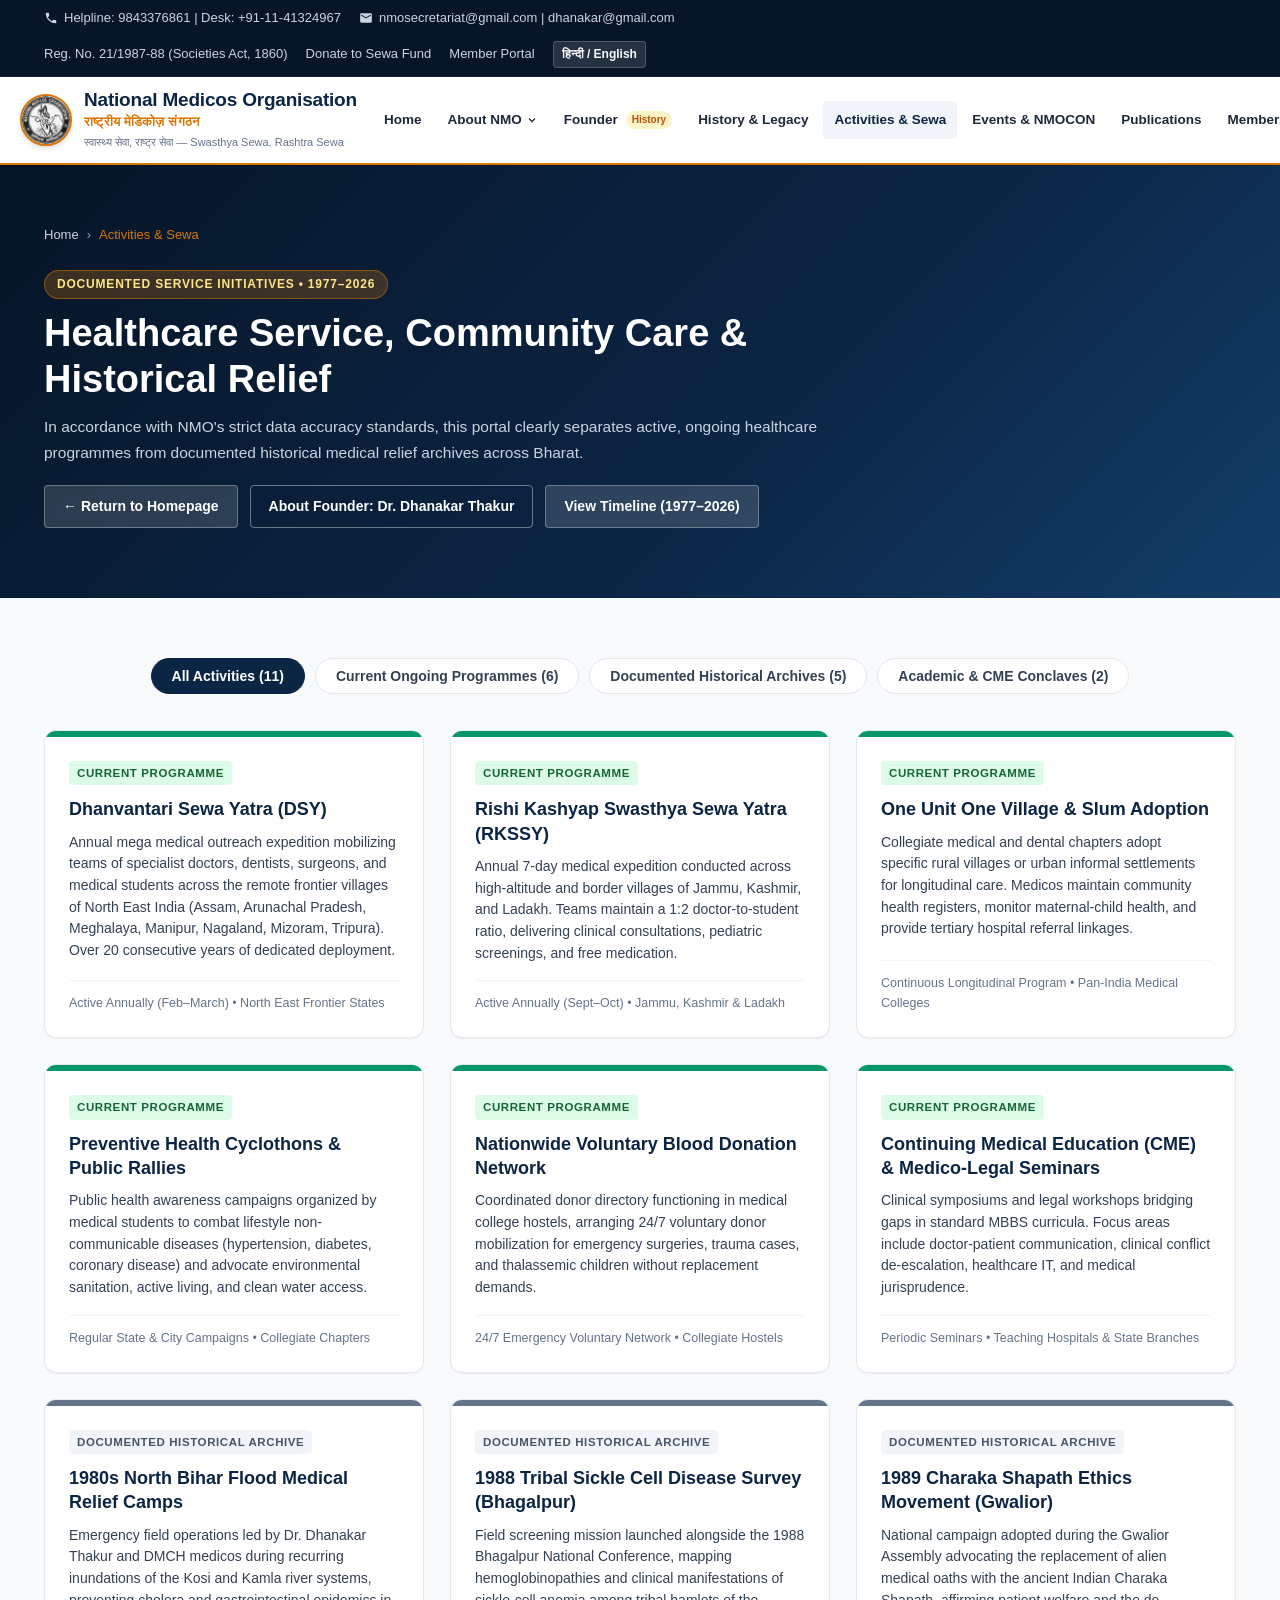
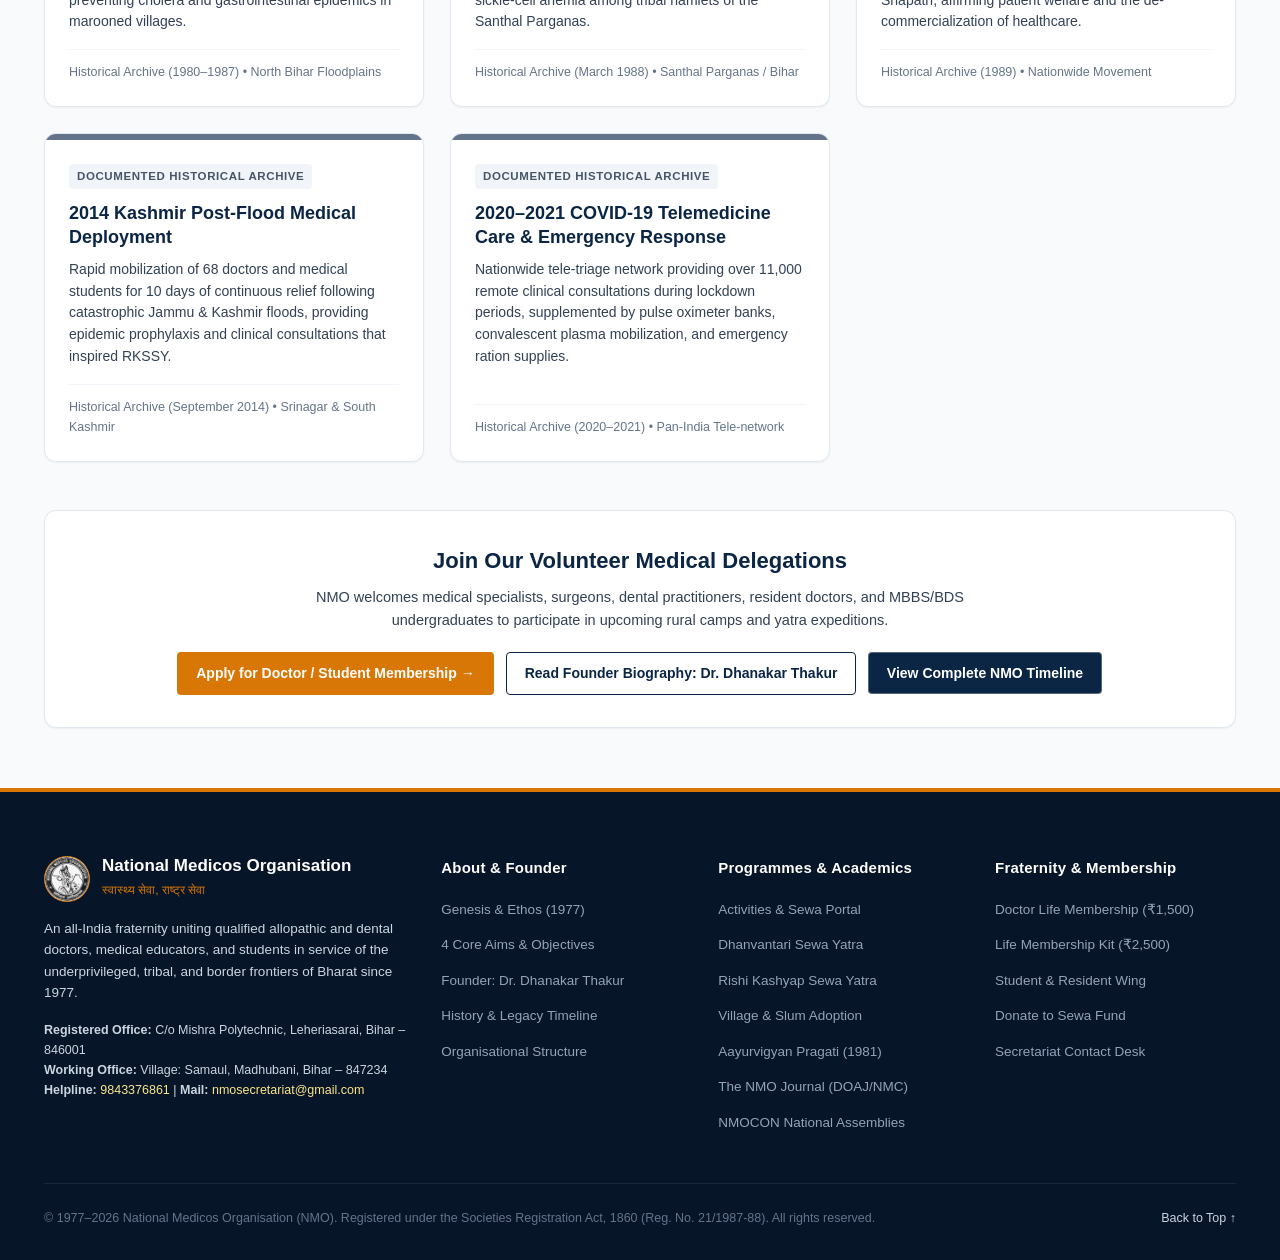
<file: activities.html>
<!DOCTYPE html>
<html lang="en">
<head>
  <meta charset="UTF-8">
  <meta name="viewport" content="width=device-width, initial-scale=1.0">
  <title>Activities & Sewa - National Medicos Organisation (NMO) | Current & Historical Programmes</title>
  <meta name="description" content="Frontline healthcare initiatives of National Medicos Organisation (NMO), distinguishing ongoing current programmes from documented historical archives.">
  <link rel="icon" type="image/png" href="nmo_logo.png">
  <link rel="stylesheet" href="styles.css">
  <style>
/* ==========================================================================
   Navigation Smooth Scroll & Dropdown Enhancements
   ========================================================================== */
html {
  scroll-behavior: smooth;
}

section[id],
div[id].nmocon-gallery-wrapper,
div[id].founder-hero-grid,
div.activity-card[id] {
  scroll-margin-top: 85px;
}

.nav-item.dropdown-open .dropdown-menu {
  opacity: 1;
  visibility: visible;
  transform: translateY(0);
}

.nav-item.dropdown-open .arrow {
  transform: rotate(180deg);
}

:root {
  --primary-navy: #0b2545;
  --primary-navy-dark: #061527;
  --primary-navy-light: #133e68;
  --saffron-accent: #d97706;
  --saffron-hover: #b45309;
  --saffron-subtle: #fef3c7;
  --teal-medical: #0284c7;
  --teal-medical-light: #e0f2fe;
  --emerald-health: #059669;
  --slate-dark: #1e293b;
  --slate-body: #334155;
  --slate-muted: #64748b;
  --slate-border: #e2e8f0;
  --bg-light: #f8fafc;
  --bg-white: #ffffff;
  --font-family: -apple-system, BlinkMacSystemFont, "Segoe UI", Roboto, "Helvetica Neue", Arial, sans-serif;
  --shadow-sm: 0 1px 2px 0 rgba(0, 0, 0, 0.05);
  --shadow-md: 0 4px 6px -1px rgba(0, 0, 0, 0.1), 0 2px 4px -1px rgba(0, 0, 0, 0.06);
  --shadow-lg: 0 10px 15px -3px rgba(0, 0, 0, 0.1), 0 4px 6px -2px rgba(0, 0, 0, 0.05);
  --shadow-xl: 0 20px 25px -5px rgba(0, 0, 0, 0.1), 0 10px 10px -5px rgba(0, 0, 0, 0.04);
  --radius-sm: 4px;
  --radius-md: 8px;
  --radius-lg: 12px;
  --radius-full: 9999px;
  --transition: all 0.25s ease-in-out;
}

* {
  box-sizing: border-box;
  margin: 0;
  padding: 0;
}

html, body {
  overflow-x: hidden;
  width: 100%;
  max-width: 100%;
}

body {
  font-family: var(--font-family);
  color: var(--slate-body);
  background-color: var(--bg-light);
  line-height: 1.6;
  -webkit-font-smoothing: antialiased;
}

a {
  text-decoration: none;
  color: inherit;
}

.container {
  max-width: 1240px;
  margin: 0 auto;
  padding: 0 24px;
  width: 100%;
}

/* Top Utility Bar */
.utility-header {
  background-color: var(--primary-navy-dark);
  color: #cbd5e1;
  font-size: 13px;
  padding: 8px 0;
  border-bottom: 1px solid rgba(255, 255, 255, 0.08);
}
.utility-content {
  display: flex;
  justify-content: space-between;
  align-items: center;
  flex-wrap: wrap;
  gap: 12px;
}
.utility-left, .utility-right {
  display: flex;
  align-items: center;
  gap: 18px;
  flex-wrap: wrap;
}
.utility-item {
  display: inline-flex;
  align-items: center;
  gap: 6px;
  color: #cbd5e1;
}
.utility-item a {
  color: #cbd5e1;
  transition: var(--transition);
}
.utility-item a:hover {
  color: var(--saffron-accent);
}
.lang-badge {
  background: rgba(255, 255, 255, 0.12);
  padding: 3px 8px;
  border-radius: var(--radius-sm);
  cursor: pointer;
  font-weight: 600;
  color: #f8fafc;
  border: 1px solid rgba(255, 255, 255, 0.2);
  font-size: 12px;
}
.lang-badge:hover {
  background: var(--saffron-accent);
}

/* Main Navigation Header */
.main-header {
  background: var(--bg-white);
  box-shadow: var(--shadow-sm);
  position: sticky;
  top: 0;
  z-index: 1000;
  border-bottom: 2px solid var(--saffron-accent);
}
.nav-container {
  display: flex;
  align-items: center;
  justify-content: space-between;
  padding: 12px 0;
  gap: 16px;
}
.brand-block {
  display: flex;
  align-items: center;
  gap: 12px;
  text-decoration: none;
  flex-shrink: 0;
}
.brand-logo-wrap {
  width: 52px;
  height: 52px;
  border-radius: 50%;
  background: #ffffff;
  border: 2px solid var(--saffron-accent);
  box-shadow: var(--shadow-md);
  display: flex;
  align-items: center;
  justify-content: center;
  overflow: hidden;
  flex-shrink: 0;
}
.brand-logo-img {
  width: 100%;
  height: 100%;
  object-fit: contain;
  display: block;
}
.brand-text h1 {
  font-size: 19px;
  font-weight: 800;
  color: var(--primary-navy);
  letter-spacing: -0.2px;
  line-height: 1.2;
}
.brand-text .hindi-sub {
  font-size: 13px;
  font-weight: 700;
  color: var(--saffron-accent);
  letter-spacing: 0.2px;
}
.brand-text .tagline {
  font-size: 11px;
  color: var(--slate-muted);
  font-weight: 500;
  margin-top: 1px;
}

/* Nav Links & Dropdowns */
.nav-menu {
  display: flex;
  align-items: center;
  list-style: none;
  gap: 4px;
  margin: 0;
  padding: 0;
}
.nav-item {
  position: relative;
}
.nav-link {
  padding: 8px 11px;
  font-size: 13.5px;
  font-weight: 600;
  color: var(--slate-dark);
  border-radius: var(--radius-sm);
  display: flex;
  align-items: center;
  gap: 4px;
  transition: var(--transition);
  white-space: nowrap;
}
.nav-link:hover, .nav-item:hover > .nav-link, .nav-link.active {
  color: var(--primary-navy);
  background-color: #f1f5f9;
}
.nav-link svg.arrow {
  width: 12px;
  height: 12px;
  transition: transform 0.2s;
}
.nav-item:hover .nav-link svg.arrow {
  transform: rotate(180deg);
}
.nav-badge {
  display: inline-block;
  padding: 1px 6px;
  font-size: 10px;
  font-weight: 700;
  border-radius: var(--radius-full);
  background: var(--saffron-subtle);
  color: var(--saffron-hover);
  margin-left: 4px;
}
.dropdown-menu {
  position: absolute;
  top: 100%;
  left: 0;
  background: var(--bg-white);
  min-width: 250px;
  box-shadow: var(--shadow-xl);
  border-radius: var(--radius-md);
  border: 1px solid var(--slate-border);
  padding: 8px 0;
  list-style: none;
  opacity: 0;
  visibility: hidden;
  transform: translateY(10px);
  transition: all 0.2s ease-in-out;
  z-index: 100;
}
.nav-item:hover .dropdown-menu {
  opacity: 1;
  visibility: visible;
  transform: translateY(0);
}
.dropdown-item a {
  display: block;
  padding: 9px 18px;
  font-size: 13.5px;
  font-weight: 500;
  color: var(--slate-body);
  transition: var(--transition);
}
.dropdown-item a:hover {
  background: #f8fafc;
  color: var(--saffron-accent);
  padding-left: 22px;
}

/* Nav Actions */
.nav-actions {
  display: flex;
  align-items: center;
  gap: 10px;
  flex-shrink: 0;
}
.btn {
  display: inline-flex;
  align-items: center;
  justify-content: center;
  gap: 8px;
  padding: 9px 18px;
  font-size: 14px;
  font-weight: 600;
  border-radius: var(--radius-sm);
  cursor: pointer;
  border: 1px solid transparent;
  transition: var(--transition);
  text-decoration: none;
  white-space: nowrap;
}
.btn-primary {
  background: var(--saffron-accent);
  color: white;
}
.btn-primary:hover {
  background: var(--saffron-hover);
  color: white;
  transform: translateY(-1px);
  box-shadow: var(--shadow-md);
}
.btn-outline {
  border-color: var(--primary-navy);
  color: var(--primary-navy);
  background: transparent;
}
.btn-outline:hover {
  background: var(--primary-navy);
  color: white;
}
.btn-light {
  background: rgba(255,255,255,0.15);
  color: white;
  backdrop-filter: blur(4px);
  border: 1px solid rgba(255,255,255,0.3);
}
.btn-light:hover {
  background: white;
  color: var(--primary-navy);
}
.btn-search {
  background: transparent;
  border: 1px solid var(--slate-border);
  border-radius: var(--radius-sm);
  width: 38px;
  height: 38px;
  display: flex;
  align-items: center;
  justify-content: center;
  cursor: pointer;
  color: var(--slate-muted);
  transition: var(--transition);
}
.btn-search:hover {
  background: #f1f5f9;
  color: var(--primary-navy);
}
.hamburger-btn {
  display: none;
  background: none;
  border: none;
  cursor: pointer;
  color: var(--primary-navy);
  padding: 6px;
}

/* Mobile Drawer */
.mobile-drawer {
  display: none;
  position: fixed;
  top: 0;
  left: 0;
  width: 100%;
  height: 100%;
  background: rgba(15, 23, 42, 0.75);
  z-index: 10000;
  backdrop-filter: blur(2px);
}
.mobile-drawer.open {
  display: block;
}
.drawer-content {
  width: 82%;
  max-width: 340px;
  height: 100%;
  background: white;
  overflow-y: auto;
  padding: 24px;
  box-shadow: var(--shadow-xl);
}
.drawer-header {
  display: flex;
  justify-content: space-between;
  align-items: center;
  margin-bottom: 20px;
  padding-bottom: 14px;
  border-bottom: 1px solid var(--slate-border);
}
.drawer-nav-list {
  list-style: none;
  display: flex;
  flex-direction: column;
  gap: 10px;
  margin: 0;
  padding: 0;
}
.drawer-nav-item a {
  font-size: 15px;
  font-weight: 600;
  color: var(--slate-dark);
  display: block;
  padding: 8px 0;
  border-bottom: 1px solid #f8fafc;
}
.drawer-nav-item a:hover {
  color: var(--saffron-accent);
}
.drawer-sublist {
  list-style: none;
  padding-left: 14px;
  margin-top: 4px;
  display: flex;
  flex-direction: column;
  gap: 6px;
}
.drawer-sublist a {
  font-size: 13.5px;
  color: var(--slate-body);
  font-weight: 500;
  padding: 4px 0;
}

/* Section Headers */
.section-header {
  text-align: center;
  max-width: 780px;
  margin: 0 auto 48px;
}
.section-badge {
  display: inline-block;
  padding: 5px 14px;
  background: var(--saffron-subtle);
  color: var(--saffron-hover);
  border-radius: var(--radius-full);
  font-size: 12.5px;
  font-weight: 700;
  text-transform: uppercase;
  letter-spacing: 0.8px;
  margin-bottom: 12px;
  border: 1px solid rgba(217, 119, 6, 0.2);
}
.section-badge.blue {
  background: var(--teal-medical-light);
  color: var(--primary-navy);
  border-color: rgba(2, 132, 199, 0.2);
}
.section-title {
  font-size: 32px;
  font-weight: 800;
  color: var(--primary-navy);
  letter-spacing: -0.5px;
  line-height: 1.25;
  margin-bottom: 14px;
}
.section-desc {
  font-size: 16px;
  color: var(--slate-muted);
  line-height: 1.6;
}

/* Hero Section */
.hero-section {
  background: linear-gradient(135deg, #061527 0%, #0b2545 60%, #133e68 100%);
  color: white;
  padding: 72px 0 84px;
  position: relative;
  overflow: hidden;
}
.hero-grid {
  display: grid;
  grid-template-columns: 1.15fr 0.85fr;
  gap: 44px;
  align-items: center;
}
.hero-badge-wrap {
  display: inline-flex;
  align-items: center;
  gap: 8px;
  padding: 6px 14px;
  background: rgba(217, 119, 6, 0.18);
  border: 1px solid rgba(217, 119, 6, 0.4);
  border-radius: var(--radius-full);
  font-size: 13px;
  font-weight: 600;
  color: #fde68a;
  margin-bottom: 20px;
}
.hero-title {
  font-size: 40px;
  font-weight: 800;
  line-height: 1.18;
  letter-spacing: -0.5px;
  margin-bottom: 16px;
}
.hero-subtitle {
  font-size: 18px;
  font-weight: 600;
  color: var(--saffron-accent);
  margin-bottom: 18px;
}
.hero-desc {
  font-size: 15.5px;
  line-height: 1.65;
  color: #cbd5e1;
  margin-bottom: 28px;
}
.hero-ctas {
  display: flex;
  gap: 14px;
  flex-wrap: wrap;
  margin-bottom: 36px;
}
.hero-metrics {
  display: grid;
  grid-template-columns: repeat(4, 1fr);
  gap: 16px;
  border-top: 1px solid rgba(255, 255, 255, 0.12);
  padding-top: 24px;
}
.metric-item h4 {
  font-size: 24px;
  font-weight: 800;
  color: var(--saffron-accent);
}
.metric-item p {
  font-size: 12px;
  color: #94a3b8;
  text-transform: uppercase;
  letter-spacing: 0.5px;
  margin-top: 2px;
}

/* Mankind Mantra Card */
.mantra-card {
  background: rgba(255, 255, 255, 0.05);
  backdrop-filter: blur(12px);
  border: 1px solid rgba(255, 255, 255, 0.15);
  border-radius: var(--radius-lg);
  padding: 30px;
  box-shadow: 0 20px 40px rgba(0, 0, 0, 0.35);
  position: relative;
}
.mantra-card::before {
  content: "";
  position: absolute;
  top: 0;
  left: 0;
  width: 4px;
  height: 100%;
  background: var(--saffron-accent);
  border-top-left-radius: var(--radius-lg);
  border-bottom-left-radius: var(--radius-lg);
}
.mantra-badge {
  display: inline-block;
  font-size: 11.5px;
  font-weight: 700;
  text-transform: uppercase;
  letter-spacing: 1px;
  color: #fde68a;
  margin-bottom: 12px;
}
.mantra-sanskrit {
  font-size: 18px;
  font-weight: 700;
  color: #ffffff;
  line-height: 1.6;
  margin-bottom: 16px;
  border-bottom: 1px solid rgba(255, 255, 255, 0.12);
  padding-bottom: 14px;
  font-family: Georgia, serif;
}
.mantra-hindi {
  font-size: 14.5px;
  color: #e2e8f0;
  margin-bottom: 14px;
  line-height: 1.55;
}
.mantra-english {
  font-size: 13.5px;
  color: #94a3b8;
  font-style: italic;
  line-height: 1.5;
}

/* General Section Styling */
section {
  padding: 72px 0;
}
.bg-white {
  background-color: var(--bg-white);
}
.bg-light {
  background-color: var(--bg-light);
}

/* About Section & Aims */
.about-lead-box {
  background: white;
  border-radius: var(--radius-lg);
  padding: 36px;
  border: 1px solid var(--slate-border);
  box-shadow: var(--shadow-sm);
  margin-bottom: 40px;
}
.about-lead-box h3 {
  font-size: 24px;
  color: var(--primary-navy);
  font-weight: 800;
  margin-bottom: 14px;
}
.aims-grid {
  display: grid;
  grid-template-columns: repeat(2, 1fr);
  gap: 24px;
  margin-bottom: 40px;
}
.aim-card {
  background: white;
  border: 1px solid var(--slate-border);
  border-radius: var(--radius-md);
  padding: 26px;
  transition: var(--transition);
  border-top: 4px solid var(--primary-navy);
}
.aim-card:hover {
  transform: translateY(-3px);
  box-shadow: var(--shadow-lg);
  border-top-color: var(--saffron-accent);
}
.aim-card-header {
  display: flex;
  align-items: center;
  gap: 12px;
  margin-bottom: 12px;
}
.aim-icon-box {
  width: 42px;
  height: 42px;
  border-radius: var(--radius-sm);
  background: #eff6ff;
  color: var(--primary-navy);
  display: flex;
  align-items: center;
  justify-content: center;
  font-weight: 800;
  font-size: 16px;
  flex-shrink: 0;
}
.aim-card h4 {
  font-size: 18px;
  font-weight: 700;
  color: var(--primary-navy);
}
.aim-card p {
  font-size: 14.5px;
  color: var(--slate-body);
  line-height: 1.6;
}

/* Founder Spotlight Card */
.founder-spotlight-card {
  background: linear-gradient(135deg, #061527 0%, #0b2545 60%, #133e68 100%);
  color: white;
  border-radius: var(--radius-lg);
  padding: 36px;
  box-shadow: var(--shadow-lg);
  display: grid;
  grid-template-columns: 240px 1fr;
  gap: 36px;
  align-items: start;
  margin-top: 10px;
  width: 100%;
}
.founder-portrait-frame {
  width: 100%;
  max-width: 240px;
  aspect-ratio: 4 / 5;
  height: auto;
  border-radius: var(--radius-lg);
  border: 4px solid var(--saffron-accent);
  background: #061527;
  box-shadow: 0 15px 30px rgba(0, 0, 0, 0.4);
  overflow: hidden;
  position: relative;
  flex-shrink: 0;
  margin: 0;
  display: block;
}
.founder-portrait-frame img {
  width: 100%;
  height: 100%;
  object-fit: cover;
  object-position: center top;
  display: block;
}
.founder-spotlight-info {
  display: flex;
  flex-direction: column;
  justify-content: flex-start;
  min-width: 0;
  z-index: 1;
  text-align: left;
}
.founder-spotlight-info h3 {
  font-size: 25px;
  font-weight: 800;
  margin-bottom: 4px;
  color: white;
}
.founder-spotlight-info .founder-creds {
  font-size: 14px;
  color: #fde68a;
  font-weight: 600;
  margin-bottom: 12px;
}
.founder-spotlight-info p {
  font-size: 14.5px;
  color: #e2e8f0;
  line-height: 1.6;
  margin-bottom: 20px;
}

/* Timeline Section */
.timeline-wrap {
  position: relative;
  max-width: 960px;
  margin: 0 auto;
  padding: 10px 0;
}
.timeline-phase-header {
  background: var(--primary-navy);
  color: white;
  padding: 14px 24px;
  border-radius: var(--radius-md);
  font-size: 16px;
  font-weight: 700;
  display: flex;
  align-items: center;
  justify-content: space-between;
  margin: 36px 0 24px;
  border-left: 6px solid var(--saffron-accent);
}
.timeline-phase-header:first-of-type {
  margin-top: 0;
}
.timeline-list {
  position: relative;
  padding-left: 32px;
  border-left: 2px solid var(--slate-border);
  display: flex;
  flex-direction: column;
  gap: 22px;
}
.timeline-node {
  position: relative;
}
.timeline-node::before {
  content: "";
  position: absolute;
  left: -39px;
  top: 6px;
  width: 14px;
  height: 14px;
  border-radius: 50%;
  background: var(--saffron-accent);
  border: 3px solid white;
  box-shadow: 0 0 0 2px var(--slate-border);
}
.timeline-node.active::before {
  background: var(--emerald-health);
}
.timeline-card {
  background: white;
  border: 1px solid var(--slate-border);
  border-radius: var(--radius-md);
  padding: 20px 24px;
  box-shadow: var(--shadow-sm);
  transition: var(--transition);
}
.timeline-card:hover {
  box-shadow: var(--shadow-md);
  border-color: #cbd5e1;
}
.timeline-date-badge {
  display: inline-block;
  padding: 3px 10px;
  background: #eff6ff;
  color: var(--teal-medical);
  font-weight: 700;
  font-size: 12.5px;
  border-radius: var(--radius-full);
  margin-bottom: 8px;
}
.timeline-card h4 {
  font-size: 17px;
  font-weight: 700;
  color: var(--primary-navy);
  margin-bottom: 6px;
}
.timeline-card p {
  font-size: 14px;
  color: var(--slate-body);
  line-height: 1.55;
}

/* Activities Section & Tabs */
.filter-tabs {
  display: flex;
  justify-content: center;
  gap: 10px;
  flex-wrap: wrap;
  margin-bottom: 36px;
}
.filter-tab {
  padding: 9px 20px;
  border-radius: var(--radius-full);
  background: white;
  border: 1px solid var(--slate-border);
  font-size: 14px;
  font-weight: 600;
  color: var(--slate-body);
  cursor: pointer;
  transition: var(--transition);
}
.filter-tab:hover, .filter-tab.active {
  background: var(--primary-navy);
  color: white;
  border-color: var(--primary-navy);
}
.activities-grid {
  display: grid;
  grid-template-columns: repeat(3, 1fr);
  gap: 26px;
}
.activity-card {
  background: white;
  border-radius: var(--radius-lg);
  border: 1px solid var(--slate-border);
  overflow: hidden;
  box-shadow: var(--shadow-sm);
  display: flex;
  flex-direction: column;
  transition: var(--transition);
}
.activity-card:hover {
  transform: translateY(-4px);
  box-shadow: var(--shadow-lg);
}
.activity-top-strip {
  height: 6px;
  background: var(--primary-navy);
}
.activity-top-strip.current {
  background: var(--emerald-health);
}
.activity-top-strip.historical {
  background: #64748b;
}
.activity-body {
  padding: 24px;
  display: flex;
  flex-direction: column;
  flex-grow: 1;
}
.activity-tag {
  font-size: 11.5px;
  font-weight: 700;
  text-transform: uppercase;
  letter-spacing: 0.6px;
  padding: 3px 8px;
  border-radius: var(--radius-sm);
  display: inline-block;
  margin-bottom: 12px;
  align-self: flex-start;
}
.activity-tag.tag-current {
  background: #dcfce7;
  color: #166534;
}
.activity-tag.tag-historical {
  background: #f1f5f9;
  color: #475569;
}
.activity-body h4 {
  font-size: 18px;
  font-weight: 700;
  color: var(--primary-navy);
  margin-bottom: 10px;
  line-height: 1.35;
}
.activity-body p {
  font-size: 14px;
  color: var(--slate-body);
  line-height: 1.55;
  margin-bottom: 16px;
  flex-grow: 1;
}
.activity-meta {
  font-size: 12.5px;
  color: var(--slate-muted);
  font-weight: 500;
  border-top: 1px solid #f1f5f9;
  padding-top: 12px;
}

/* Publications Section */
.publications-grid {
  display: grid;
  grid-template-columns: repeat(3, 1fr);
  gap: 26px;
  margin-bottom: 32px;
}
.pub-card {
  background: white;
  border-radius: var(--radius-lg);
  border: 1px solid var(--slate-border);
  padding: 26px;
  box-shadow: var(--shadow-sm);
  transition: var(--transition);
  display: flex;
  flex-direction: column;
}
.pub-card:hover {
  box-shadow: var(--shadow-md);
  border-color: #cbd5e1;
}
.pub-badge {
  font-size: 12px;
  font-weight: 700;
  padding: 4px 10px;
  border-radius: var(--radius-full);
  background: #eff6ff;
  color: var(--primary-navy);
  display: inline-block;
  margin-bottom: 14px;
  align-self: flex-start;
}
.pub-card h4 {
  font-size: 18px;
  font-weight: 700;
  color: var(--primary-navy);
  margin-bottom: 10px;
  line-height: 1.35;
}
.pub-card p {
  font-size: 14px;
  color: var(--slate-body);
  line-height: 1.55;
  margin-bottom: 16px;
  flex-grow: 1;
}

/* Events Section */
.events-layout {
  display: grid;
  grid-template-columns: 1.2fr 0.8fr;
  gap: 28px;
}
.event-featured {
  background: white;
  border-radius: var(--radius-lg);
  border: 1px solid var(--slate-border);
  padding: 32px;
  box-shadow: var(--shadow-sm);
  border-left: 6px solid var(--saffron-accent);
}
.event-side-card {
  background: white;
  border-radius: var(--radius-md);
  border: 1px solid var(--slate-border);
  padding: 22px;
  box-shadow: var(--shadow-sm);
  margin-bottom: 18px;
}

/* Leadership Section */
.leadership-grid {
  display: grid;
  grid-template-columns: repeat(4, 1fr);
  gap: 22px;
}
.leader-card {
  background: white;
  border-radius: var(--radius-md);
  border: 1px solid var(--slate-border);
  padding: 24px;
  text-align: center;
  box-shadow: var(--shadow-sm);
  transition: var(--transition);
}
.leader-card:hover {
  box-shadow: var(--shadow-md);
  transform: translateY(-2px);
}
.leader-avatar-ph {
  width: 76px;
  height: 76px;
  border-radius: 50%;
  background: #eff6ff;
  color: var(--primary-navy);
  font-size: 24px;
  font-weight: 800;
  display: flex;
  align-items: center;
  justify-content: center;
  margin: 0 auto 16px;
  border: 2px solid var(--saffron-accent);
}
.leader-card h4 {
  font-size: 17px;
  font-weight: 700;
  color: var(--primary-navy);
  margin-bottom: 4px;
}
.leader-card .designation {
  font-size: 13.5px;
  color: var(--saffron-accent);
  font-weight: 600;
  margin-bottom: 6px;
}
.leader-card .spec {
  font-size: 12.5px;
  color: var(--slate-muted);
}

/* Membership Section */
.membership-grid {
  display: grid;
  grid-template-columns: repeat(3, 1fr);
  gap: 26px;
}
.member-tier-card {
  background: white;
  border-radius: var(--radius-lg);
  border: 1px solid var(--slate-border);
  padding: 32px 26px;
  box-shadow: var(--shadow-sm);
  display: flex;
  flex-direction: column;
  position: relative;
}
.member-tier-card.featured {
  border: 2px solid var(--saffron-accent);
  box-shadow: var(--shadow-lg);
}
.featured-tag {
  position: absolute;
  top: -12px;
  left: 50%;
  transform: translateX(-50%);
  background: var(--saffron-accent);
  color: white;
  font-size: 11px;
  font-weight: 800;
  text-transform: uppercase;
  padding: 3px 12px;
  border-radius: var(--radius-full);
  letter-spacing: 0.5px;
}
.tier-price {
  font-size: 32px;
  font-weight: 800;
  color: var(--primary-navy);
  margin: 14px 0 16px;
}
.tier-features {
  list-style: none;
  display: flex;
  flex-direction: column;
  gap: 10px;
  margin-bottom: 24px;
  flex-grow: 1;
  padding: 0;
}
.tier-features li {
  font-size: 13.5px;
  color: var(--slate-body);
  display: flex;
  align-items: flex-start;
  gap: 8px;
}

/* Contact Section */
.contact-grid {
  display: grid;
  grid-template-columns: repeat(3, 1fr);
  gap: 24px;
}
.contact-card {
  background: white;
  border-radius: var(--radius-md);
  border: 1px solid var(--slate-border);
  padding: 26px;
  box-shadow: var(--shadow-sm);
}
.contact-card-title {
  font-size: 14px;
  font-weight: 700;
  text-transform: uppercase;
  letter-spacing: 0.6px;
  color: var(--saffron-accent);
  margin-bottom: 12px;
  display: flex;
  align-items: center;
  gap: 8px;
}
.contact-card h4 {
  font-size: 17px;
  font-weight: 700;
  color: var(--primary-navy);
  margin-bottom: 8px;
}
.contact-card p, .contact-card address {
  font-size: 14px;
  color: var(--slate-body);
  line-height: 1.6;
  font-style: normal;
}
.contact-card a {
  color: var(--primary-navy);
  font-weight: 600;
  transition: var(--transition);
}
.contact-card a:hover {
  color: var(--saffron-accent);
}

/* Footer */
.site-footer {
  background: var(--primary-navy-dark);
  color: #94a3b8;
  padding: 64px 0 32px;
  border-top: 4px solid var(--saffron-accent);
}
.footer-grid {
  display: grid;
  grid-template-columns: 1.5fr 1fr 1fr 1fr;
  gap: 36px;
  margin-bottom: 48px;
}
.footer-brand-wrap {
  display: flex;
  align-items: center;
  gap: 12px;
  margin-bottom: 16px;
}
.footer-logo-img {
  width: 46px;
  height: 46px;
  border-radius: 50%;
  background: white;
  object-fit: contain;
  border: 1px solid var(--saffron-accent);
}
.footer-brand h4 {
  color: white;
  font-size: 17px;
  font-weight: 800;
  line-height: 1.2;
}
.footer-brand p {
  font-size: 13.5px;
  color: #cbd5e1;
  line-height: 1.6;
  margin-bottom: 16px;
}
.footer-col h5 {
  color: white;
  font-size: 15px;
  font-weight: 700;
  margin-bottom: 16px;
  letter-spacing: 0.2px;
}
.footer-links {
  list-style: none;
  display: flex;
  flex-direction: column;
  gap: 10px;
  padding: 0;
  margin: 0;
}
.footer-links a {
  color: #94a3b8;
  font-size: 13.5px;
  transition: var(--transition);
}
.footer-links a:hover {
  color: var(--saffron-accent);
  padding-left: 4px;
}
.footer-bottom {
  border-top: 1px solid rgba(255, 255, 255, 0.08);
  padding-top: 24px;
  display: flex;
  justify-content: space-between;
  align-items: center;
  flex-wrap: wrap;
  gap: 16px;
  font-size: 12.5px;
  color: #64748b;
}

/* Modal Dialogs */
.modal-backdrop {
  display: none;
  position: fixed;
  top: 0;
  left: 0;
  width: 100%;
  height: 100%;
  background: rgba(15, 23, 42, 0.75);
  z-index: 20000;
  backdrop-filter: blur(3px);
  align-items: center;
  justify-content: center;
  padding: 20px;
}
.modal-backdrop.open {
  display: flex;
}
.modal-box {
  background: white;
  border-radius: var(--radius-lg);
  max-width: 680px;
  width: 100%;
  max-height: 90vh;
  overflow-y: auto;
  padding: 32px;
  position: relative;
  box-shadow: var(--shadow-xl);
}
.modal-close-btn {
  position: absolute;
  top: 18px;
  right: 18px;
  background: none;
  border: none;
  font-size: 24px;
  color: var(--slate-muted);
  cursor: pointer;
  line-height: 1;
}
.modal-close-btn:hover {
  color: var(--primary-navy);
}
.modal-title {
  font-size: 22px;
  font-weight: 800;
  color: var(--primary-navy);
  margin-bottom: 16px;
  padding-right: 30px;
}
.modal-body {
  font-size: 14.5px;
  color: var(--slate-body);
  line-height: 1.65;
}

/* Search Modal Specifics */
.search-input-wrap {
  display: flex;
  gap: 10px;
  margin-bottom: 16px;
}
.search-field {
  flex-grow: 1;
  padding: 12px 16px;
  border: 1px solid var(--slate-border);
  border-radius: var(--radius-sm);
  font-size: 15px;
  font-family: inherit;
}
.search-results-list {
  max-height: 280px;
  overflow-y: auto;
  border: 1px solid var(--slate-border);
  border-radius: var(--radius-sm);
}
.search-result-item {
  padding: 12px 16px;
  border-bottom: 1px solid #f1f5f9;
  cursor: pointer;
}
.search-result-item:hover {
  background: #f8fafc;
}
.search-result-item h5 {
  font-size: 14.5px;
  color: var(--primary-navy);
  margin-bottom: 2px;
}
.search-result-item p {
  font-size: 12.5px;
  color: var(--slate-muted);
}

/* Founder Page Specific Styles */
.founder-header-banner {
  background: linear-gradient(135deg, #061527 0%, #0b2545 60%, #133e68 100%);
  color: white;
  padding: 60px 0 70px;
}
.breadcrumb {
  display: flex;
  align-items: center;
  gap: 8px;
  font-size: 13px;
  color: #94a3b8;
  margin-bottom: 24px;
}
.breadcrumb a {
  color: #cbd5e1;
}
.breadcrumb a:hover {
  color: var(--saffron-accent);
}
.founder-hero-grid {
  display: grid;
  grid-template-columns: 300px 1fr;
  gap: 48px;
  align-items: start;
  width: 100%;
}
.founder-portrait-frame-large {
  width: 100%;
  max-width: 300px;
  aspect-ratio: 4 / 5;
  height: auto;
  border-radius: var(--radius-lg);
  border: 4px solid var(--saffron-accent);
  background: #061527;
  box-shadow: 0 20px 35px rgba(0, 0, 0, 0.45);
  overflow: hidden;
  position: relative;
  flex-shrink: 0;
  margin: 0;
  display: block;
}
.founder-portrait-frame-large img {
  width: 100%;
  height: 100%;
  object-fit: cover;
  object-position: center top;
  display: block;
}
.founder-hero-info {
  display: flex;
  flex-direction: column;
  justify-content: flex-start;
  min-width: 0;
  z-index: 1;
}
.founder-hero-info h1 {
  font-size: 38px;
  font-weight: 800;
  color: white;
  line-height: 1.2;
  margin-bottom: 8px;
}
.founder-hero-info .lead-role {
  font-size: 18px;
  font-weight: 700;
  color: var(--saffron-accent);
  margin-bottom: 12px;
}
.founder-creds-badge {
  display: inline-block;
  padding: 6px 14px;
  background: rgba(255, 255, 255, 0.1);
  border: 1px solid rgba(255, 255, 255, 0.2);
  border-radius: var(--radius-sm);
  font-size: 13.5px;
  color: #f1f5f9;
  font-weight: 600;
  margin-bottom: 16px;
}
.founder-summary-p {
  font-size: 15.5px;
  line-height: 1.65;
  color: #cbd5e1;
}
.founder-content-section {
  background: white;
  border-radius: var(--radius-lg);
  border: 1px solid var(--slate-border);
  padding: 36px;
  margin-bottom: 32px;
  box-shadow: var(--shadow-sm);
}
.founder-section-heading {
  font-size: 22px;
  font-weight: 800;
  color: var(--primary-navy);
  margin-bottom: 18px;
  display: flex;
  align-items: center;
  gap: 12px;
  border-bottom: 2px solid #f1f5f9;
  padding-bottom: 12px;
}
.founder-section-heading span.num-badge {
  width: 32px;
  height: 32px;
  border-radius: 50%;
  background: var(--saffron-subtle);
  color: var(--saffron-hover);
  display: flex;
  align-items: center;
  justify-content: center;
  font-size: 14px;
  font-weight: 800;
  flex-shrink: 0;
}
.founder-body-text {
  font-size: 15px;
  color: var(--slate-body);
  line-height: 1.7;
  margin-bottom: 16px;
}
.founder-facts-list {
  list-style: none;
  display: flex;
  flex-direction: column;
  gap: 12px;
  margin: 18px 0;
  padding: 0;
}
.founder-facts-list li {
  font-size: 14.5px;
  color: var(--slate-body);
  display: flex;
  align-items: flex-start;
  gap: 10px;
  line-height: 1.55;
}
.founder-facts-list li svg {
  color: var(--emerald-health);
  flex-shrink: 0;
  margin-top: 3px;
}
.verification-box {
  background: #fffbeb;
  border: 1px solid #fde68a;
  border-radius: var(--radius-md);
  padding: 24px;
  margin-top: 36px;
}
.verification-box h4 {
  font-size: 16px;
  font-weight: 700;
  color: #92400e;
  margin-bottom: 8px;
  display: flex;
  align-items: center;
  gap: 8px;
}
.verification-box p {
  font-size: 13.5px;
  color: #78350f;
  line-height: 1.6;
}

/* Responsive Breakpoints */

/* ==========================================================================
   NMOCON 2026 Authentic Photo Gallery & Lightbox Styles
   ========================================================================== */
.nmocon-gallery-wrapper {
  margin-top: 40px;
  background: #f8fafc;
  border: 1px solid var(--slate-border);
  border-radius: var(--radius-lg);
  padding: 32px 28px;
  box-shadow: var(--shadow-sm);
}

.nmocon-gallery-header {
  display: flex;
  justify-content: space-between;
  align-items: flex-start;
  flex-wrap: wrap;
  gap: 16px;
  margin-bottom: 24px;
  border-bottom: 2px solid var(--slate-border);
  padding-bottom: 16px;
}

.nmocon-gallery-header h3 {
  font-size: 22px;
  font-weight: 800;
  color: var(--primary-navy);
  margin: 4px 0 6px;
}

.nmocon-gallery-header p {
  font-size: 14px;
  color: var(--slate-body);
  margin: 0;
}

.nmocon-theme-badge {
  display: inline-flex;
  align-items: center;
  gap: 8px;
  font-size: 13px;
  font-weight: 700;
  color: var(--saffron-accent);
  background: var(--saffron-light);
  border: 1px solid rgba(217, 119, 6, 0.3);
  padding: 6px 14px;
  border-radius: var(--radius-full);
}

.nmocon-filter-tabs {
  display: flex;
  gap: 8px;
  flex-wrap: wrap;
  margin-bottom: 28px;
}

.nmocon-tab-btn {
  background: white;
  color: var(--slate-body);
  border: 1px solid var(--slate-border);
  border-radius: var(--radius-full);
  padding: 8px 16px;
  font-size: 13px;
  font-weight: 600;
  cursor: pointer;
  transition: var(--transition);
  font-family: inherit;
}

.nmocon-tab-btn:hover {
  background: #f1f5f9;
  border-color: var(--primary-navy);
  color: var(--primary-navy);
}

.nmocon-tab-btn.active {
  background: var(--primary-navy);
  color: white;
  border-color: var(--primary-navy);
  box-shadow: var(--shadow-sm);
}

.nmocon-gallery-grid {
  display: grid;
  grid-template-columns: repeat(3, 1fr);
  gap: 24px;
}

.nmocon-photo-card {
  background: white;
  border-radius: var(--radius-md);
  border: 1px solid var(--slate-border);
  overflow: hidden;
  box-shadow: var(--shadow-sm);
  display: flex;
  flex-direction: column;
  transition: var(--transition);
  cursor: pointer;
}

.nmocon-photo-card:hover {
  box-shadow: var(--shadow-lg);
  transform: translateY(-4px);
  border-color: var(--saffron-accent);
}

.nmocon-photo-img-wrap {
  width: 100%;
  aspect-ratio: 16 / 10;
  position: relative;
  overflow: hidden;
  background: var(--primary-navy-dark);
}

.nmocon-photo-img {
  width: 100%;
  height: 100%;
  object-fit: cover;
  object-position: center;
  display: block;
  transition: transform 0.4s ease;
}

.nmocon-photo-card:hover .nmocon-photo-img {
  transform: scale(1.05);
}

.nmocon-photo-badge {
  position: absolute;
  top: 10px;
  left: 10px;
  background: rgba(11, 37, 69, 0.88);
  color: white;
  font-size: 11px;
  font-weight: 700;
  padding: 4px 10px;
  border-radius: var(--radius-sm);
  letter-spacing: 0.3px;
  backdrop-filter: blur(4px);
}

.nmocon-photo-zoom-icon {
  position: absolute;
  top: 10px;
  right: 10px;
  width: 32px;
  height: 32px;
  background: rgba(217, 119, 6, 0.9);
  color: white;
  border-radius: 50%;
  display: flex;
  align-items: center;
  justify-content: center;
  font-size: 14px;
  box-shadow: 0 4px 10px rgba(0,0,0,0.3);
  transition: transform 0.2s ease;
}

.nmocon-photo-card:hover .nmocon-photo-zoom-icon {
  transform: scale(1.15);
}

.nmocon-photo-body {
  padding: 16px 18px;
  display: flex;
  flex-direction: column;
  flex-grow: 1;
}

.nmocon-photo-title {
  font-size: 15px;
  font-weight: 700;
  color: var(--primary-navy);
  margin-bottom: 6px;
  line-height: 1.35;
}

.nmocon-photo-caption {
  font-size: 13px;
  color: var(--slate-body);
  line-height: 1.5;
  margin: 0;
  flex-grow: 1;
}

.nmocon-photo-footer {
  margin-top: 12px;
  padding-top: 10px;
  border-top: 1px solid #f1f5f9;
  display: flex;
  justify-content: space-between;
  align-items: center;
  font-size: 12px;
  color: var(--slate-muted);
}

.nmocon-photo-footer span {
  color: var(--saffron-accent);
  font-weight: 600;
}

/* Lightbox Modal */
.nmocon-lightbox-modal {
  position: fixed;
  inset: 0;
  background: rgba(6, 21, 39, 0.94);
  backdrop-filter: blur(8px);
  z-index: 10000;
  display: none;
  align-items: center;
  justify-content: center;
  padding: 24px;
}

.nmocon-lightbox-dialog {
  position: relative;
  max-width: 1040px;
  width: 100%;
  display: flex;
  flex-direction: column;
  align-items: center;
}

.nmocon-lightbox-close {
  position: absolute;
  top: -44px;
  right: 0;
  background: transparent;
  border: none;
  color: white;
  font-size: 36px;
  line-height: 1;
  cursor: pointer;
  padding: 4px 8px;
  transition: color 0.2s ease;
}

.nmocon-lightbox-close:hover {
  color: var(--saffron-accent);
}

.nmocon-lightbox-main {
  position: relative;
  width: 100%;
  display: flex;
  justify-content: center;
  align-items: center;
}

.nmocon-lightbox-img {
  max-width: 100%;
  max-height: 70vh;
  object-fit: contain;
  border-radius: var(--radius-md);
  box-shadow: 0 25px 50px rgba(0,0,0,0.6);
  border: 1px solid rgba(255,255,255,0.15);
}

.nmocon-lightbox-nav {
  position: absolute;
  top: 50%;
  transform: translateY(-50%);
  background: rgba(11, 37, 69, 0.75);
  color: white;
  border: 1px solid rgba(255,255,255,0.2);
  width: 44px;
  height: 44px;
  border-radius: 50%;
  display: flex;
  align-items: center;
  justify-content: center;
  font-size: 20px;
  cursor: pointer;
  transition: var(--transition);
}

.nmocon-lightbox-nav:hover {
  background: var(--saffron-accent);
  transform: translateY(-50%) scale(1.1);
}

.nmocon-lightbox-prev {
  left: 12px;
}

.nmocon-lightbox-next {
  right: 12px;
}

.nmocon-lightbox-caption-box {
  margin-top: 16px;
  background: rgba(11, 37, 69, 0.85);
  border: 1px solid rgba(255,255,255,0.1);
  padding: 16px 24px;
  border-radius: var(--radius-md);
  width: 100%;
  max-width: 880px;
  text-align: center;
  color: white;
}

.nmocon-lightbox-badge {
  display: inline-block;
  background: var(--saffron-accent);
  color: white;
  font-size: 11px;
  font-weight: 700;
  padding: 3px 10px;
  border-radius: var(--radius-full);
  margin-bottom: 8px;
  text-transform: uppercase;
}

.nmocon-lightbox-title {
  font-size: 17px;
  font-weight: 700;
  margin-bottom: 6px;
  color: white;
}

.nmocon-lightbox-caption {
  font-size: 13.5px;
  color: #cbd5e1;
  line-height: 1.5;
  margin-bottom: 6px;
}

.nmocon-lightbox-counter {
  font-size: 12px;
  color: #94a3b8;
  font-weight: 600;
}

@media (max-width: 1024px) {
  .container {
    padding: 0 16px;
  }
  .nav-menu {
    gap: 2px;
  }
  .nav-link {
    padding: 7px 9px;
    font-size: 13px;
  }
  .brand-text h1 {
    font-size: 16.5px;
  }
  .brand-logo-wrap {
    width: 44px;
    height: 44px;
  }
  .aims-grid, .publications-grid, .leadership-grid {
    grid-template-columns: repeat(2, 1fr);
  }
  .activities-grid, .membership-grid, .contact-grid {
    grid-template-columns: repeat(2, 1fr);
  }
  .footer-grid {
    grid-template-columns: 1fr 1fr;
  }
  .hero-grid {
    grid-template-columns: 1fr;
    gap: 32px;
  }
  .founder-hero-grid {
    grid-template-columns: 280px 1fr;
    gap: 36px;
    align-items: start;
    text-align: left;
  }
  .founder-portrait-frame-large {
    max-width: 280px;
    margin: 0;
  }
  .founder-hero-info {
    text-align: left;
  }
  .founder-spotlight-card {
    grid-template-columns: 220px 1fr;
    gap: 28px;
    align-items: start;
    text-align: left;
  }
  .founder-portrait-frame {
    max-width: 220px;
    margin: 0;
  }
  .founder-spotlight-info {
    text-align: left;
  }
}


  .nmocon-gallery-grid {
    grid-template-columns: repeat(2, 1fr);
    gap: 20px;
  }

}

@media (max-width: 768px) {
  .nav-menu, .nav-actions .btn-primary {
    display: none;
  }
  .hamburger-btn {
    display: block;
  }
  .hero-title {
    font-size: 30px;
  }
  .hero-metrics {
    grid-template-columns: repeat(2, 1fr);
  }
  .events-layout {
    grid-template-columns: 1fr;
  }
  .founder-spotlight-card {
    grid-template-columns: 1fr;
    gap: 24px;
    text-align: center;
    padding: 28px 20px;
  }
  .founder-portrait-frame {
    max-width: 220px;
    margin: 0 auto;
  }
  .founder-spotlight-info {
    align-items: center;
    text-align: center;
  }
  .founder-hero-grid {
    grid-template-columns: 1fr;
    gap: 28px;
    text-align: center;
  }
  .founder-portrait-frame-large {
    max-width: 260px;
    margin: 0 auto;
  }
  .founder-hero-info {
    align-items: center;
    text-align: center;
  }
  .aims-grid, .publications-grid, .activities-grid, .membership-grid, .contact-grid, .leadership-grid, .footer-grid {
    grid-template-columns: 1fr;
  }
  .utility-left {
    display: none;
  }
  .utility-content {
    justify-content: flex-end;
  }
}


  .nmocon-gallery-grid {
    grid-template-columns: 1fr;
    gap: 18px;
  }
  .nmocon-filter-tabs {
    overflow-x: auto;
    padding-bottom: 8px;
    flex-wrap: nowrap;
    -webkit-overflow-scrolling: touch;
  }
  .nmocon-tab-btn {
    white-space: nowrap;
  }
  .nmocon-gallery-wrapper {
    padding: 20px 16px;
  }
  .nmocon-lightbox-nav {
    width: 36px;
    height: 36px;
    font-size: 16px;
  }
  .nmocon-lightbox-dialog {
    padding: 0 10px;
  }

}

@media (max-width: 480px) {
  .hero-title {
    font-size: 25px;
  }
  .hero-subtitle {
    font-size: 16px;
  }
  .section-title {
    font-size: 26px;
  }
  .brand-text h1 {
    font-size: 15px;
  }
  .brand-text .hindi-sub {
    font-size: 11.5px;
  }
  .brand-text .tagline {
    display: none;
  }
  .hero-metrics {
    grid-template-columns: 1fr;
  }
  .timeline-list {
    padding-left: 20px;
  }
  .timeline-node::before {
    left: -27px;
  }
  .founder-portrait-frame-large {
    max-width: 220px;
  }
  .founder-portrait-frame {
    max-width: 190px;
  }
  .founder-spotlight-card {
    padding: 24px 16px;
  }
}

@media (max-width: 360px) {
  .brand-logo-wrap {
    width: 38px;
    height: 38px;
  }
  .brand-text h1 {
    font-size: 13.5px;
  }
  .container {
    padding: 0 10px;
  }
  .founder-portrait-frame-large {
    max-width: 190px;
  }
  .founder-portrait-frame {
    max-width: 170px;
  }
}


/* ==========================================================================
   NMOCON 2026 Compact Photo Gallery & Lightbox Styles
   ========================================================================== */
.nmocon-gallery-wrapper {
  margin-top: 36px;
  background: #f8fafc;
  border: 1px solid var(--slate-border);
  border-radius: var(--radius-lg);
  padding: 24px 20px;
  box-shadow: var(--shadow-sm);
}

.nmocon-gallery-header {
  display: flex;
  justify-content: space-between;
  align-items: center;
  flex-wrap: wrap;
  gap: 12px;
  margin-bottom: 20px;
  border-bottom: 1px solid var(--slate-border);
  padding-bottom: 14px;
}

.nmocon-gallery-header h3 {
  font-size: 20px;
  font-weight: 800;
  color: var(--primary-navy);
  margin: 2px 0 4px;
}

.nmocon-gallery-header p {
  font-size: 13px;
  color: var(--slate-body);
  margin: 0;
}

.nmocon-theme-badge {
  display: inline-flex;
  align-items: center;
  gap: 6px;
  font-size: 12px;
  font-weight: 700;
  color: var(--saffron-accent);
  background: var(--saffron-light);
  border: 1px solid rgba(217, 119, 6, 0.3);
  padding: 4px 12px;
  border-radius: var(--radius-full);
}

.nmocon-filter-tabs {
  display: flex;
  gap: 6px;
  flex-wrap: wrap;
  margin-bottom: 20px;
}

.nmocon-tab-btn {
  background: white;
  color: var(--slate-body);
  border: 1px solid var(--slate-border);
  border-radius: var(--radius-full);
  padding: 6px 12px;
  font-size: 12px;
  font-weight: 600;
  cursor: pointer;
  transition: var(--transition);
  font-family: inherit;
}

.nmocon-tab-btn:hover {
  background: #f1f5f9;
  border-color: var(--primary-navy);
  color: var(--primary-navy);
}

.nmocon-tab-btn.active {
  background: var(--primary-navy);
  color: white;
  border-color: var(--primary-navy);
  box-shadow: var(--shadow-sm);
}

/* Compact Grid Layout: 4 columns on desktop */
.nmocon-gallery-grid {
  display: grid;
  grid-template-columns: repeat(4, 1fr);
  gap: 12px;
}

.nmocon-photo-card {
  background: white;
  border-radius: var(--radius-sm);
  border: 1px solid var(--slate-border);
  overflow: hidden;
  box-shadow: var(--shadow-sm);
  display: flex;
  flex-direction: column;
  transition: var(--transition);
  cursor: pointer;
}

.nmocon-photo-card:hover {
  box-shadow: var(--shadow-md);
  transform: translateY(-2px);
  border-color: var(--saffron-accent);
}

/* Suggested desktop image height: 160–190px */
.nmocon-photo-img-wrap {
  width: 100%;
  height: 175px;
  position: relative;
  overflow: hidden;
  background: var(--primary-navy-dark);
}

.nmocon-photo-img {
  width: 100%;
  height: 100%;
  object-fit: cover;
  object-position: center top;
  display: block;
  transition: transform 0.3s ease;
}

.nmocon-photo-card:hover .nmocon-photo-img {
  transform: scale(1.04);
}

.nmocon-photo-badge {
  position: absolute;
  top: 6px;
  left: 6px;
  background: rgba(11, 37, 69, 0.9);
  color: white;
  font-size: 9.5px;
  font-weight: 700;
  padding: 2px 7px;
  border-radius: 3px;
  letter-spacing: 0.3px;
  backdrop-filter: blur(4px);
  pointer-events: none;
}

.nmocon-photo-zoom-icon {
  position: absolute;
  top: 6px;
  right: 6px;
  width: 24px;
  height: 24px;
  background: rgba(217, 119, 6, 0.92);
  color: white;
  border-radius: 50%;
  display: flex;
  align-items: center;
  justify-content: center;
  font-size: 11px;
  box-shadow: 0 2px 6px rgba(0,0,0,0.3);
  pointer-events: none;
}

.nmocon-photo-body {
  padding: 10px 10px 12px;
  display: flex;
  flex-direction: column;
  flex-grow: 1;
}

.nmocon-photo-title {
  font-size: 12.5px;
  font-weight: 700;
  color: var(--primary-navy);
  margin-bottom: 3px;
  line-height: 1.3;
}

.nmocon-photo-caption {
  font-size: 11.5px;
  color: var(--slate-body);
  line-height: 1.4;
  margin: 0;
  flex-grow: 1;
}

.nmocon-photo-footer {
  margin-top: 6px;
  padding-top: 6px;
  border-top: 1px solid #f1f5f9;
  display: flex;
  justify-content: space-between;
  align-items: center;
  font-size: 10.5px;
  color: var(--slate-muted);
}

.nmocon-photo-footer span {
  color: var(--saffron-accent);
  font-weight: 600;
}

/* Lightbox Modal */
.nmocon-lightbox-modal {
  position: fixed;
  inset: 0;
  background: rgba(6, 21, 39, 0.94);
  backdrop-filter: blur(8px);
  z-index: 10000;
  display: none;
  align-items: center;
  justify-content: center;
  padding: 20px;
}

.nmocon-lightbox-dialog {
  position: relative;
  max-width: 1040px;
  width: 100%;
  display: flex;
  flex-direction: column;
  align-items: center;
}

.nmocon-lightbox-close {
  position: absolute;
  top: -42px;
  right: 0;
  background: transparent;
  border: none;
  color: white;
  font-size: 36px;
  line-height: 1;
  cursor: pointer;
  padding: 4px 8px;
  transition: color 0.2s ease;
}

.nmocon-lightbox-close:hover {
  color: var(--saffron-accent);
}

.nmocon-lightbox-main {
  position: relative;
  width: 100%;
  display: flex;
  justify-content: center;
  align-items: center;
}

.nmocon-lightbox-img {
  max-width: 100%;
  max-height: 72vh;
  object-fit: contain;
  border-radius: var(--radius-md);
  box-shadow: 0 25px 50px rgba(0,0,0,0.6);
  border: 1px solid rgba(255,255,255,0.15);
}

.nmocon-lightbox-nav {
  position: absolute;
  top: 50%;
  transform: translateY(-50%);
  background: rgba(11, 37, 69, 0.8);
  color: white;
  border: 1px solid rgba(255,255,255,0.25);
  width: 44px;
  height: 44px;
  border-radius: 50%;
  display: flex;
  align-items: center;
  justify-content: center;
  font-size: 20px;
  cursor: pointer;
  transition: var(--transition);
}

.nmocon-lightbox-nav:hover {
  background: var(--saffron-accent);
  transform: translateY(-50%) scale(1.1);
}

.nmocon-lightbox-prev {
  left: 12px;
}

.nmocon-lightbox-next {
  right: 12px;
}

.nmocon-lightbox-caption-box {
  margin-top: 14px;
  background: rgba(11, 37, 69, 0.88);
  border: 1px solid rgba(255,255,255,0.1);
  padding: 14px 20px;
  border-radius: var(--radius-md);
  width: 100%;
  max-width: 880px;
  text-align: center;
  color: white;
}

.nmocon-lightbox-badge {
  display: inline-block;
  background: var(--saffron-accent);
  color: white;
  font-size: 11px;
  font-weight: 700;
  padding: 2px 9px;
  border-radius: var(--radius-full);
  margin-bottom: 6px;
  text-transform: uppercase;
}

.nmocon-lightbox-title {
  font-size: 16px;
  font-weight: 700;
  margin-bottom: 4px;
  color: white;
}

.nmocon-lightbox-caption {
  font-size: 13px;
  color: #cbd5e1;
  line-height: 1.45;
  margin-bottom: 6px;
}

.nmocon-lightbox-counter {
  font-size: 11.5px;
  color: #94a3b8;
  font-weight: 600;
}

/* Tablet (3 photographs per row) */
@media (max-width: 1024px) {
  .nmocon-gallery-grid {
    grid-template-columns: repeat(3, 1fr);
    gap: 10px;
  }
  .nmocon-photo-img-wrap {
    height: 160px;
  }
}

/* Mobile (2 photographs per row, suggested image height: 120–145px) */
@media (max-width: 768px) {
  .nmocon-gallery-grid {
    grid-template-columns: repeat(2, 1fr);
    gap: 8px;
  }
  .nmocon-photo-img-wrap {
    height: 135px;
  }
  .nmocon-gallery-wrapper {
    padding: 16px 12px;
  }
  .nmocon-filter-tabs {
    overflow-x: auto;
    padding-bottom: 6px;
    flex-wrap: nowrap;
    -webkit-overflow-scrolling: touch;
  }
  .nmocon-tab-btn {
    white-space: nowrap;
    font-size: 11px;
    padding: 5px 10px;
  }
  .nmocon-photo-body {
    padding: 8px 8px 10px;
  }
  .nmocon-photo-title {
    font-size: 11.5px;
  }
  .nmocon-photo-caption {
    font-size: 10.5px;
    display: -webkit-box;
    -webkit-line-clamp: 3;
    -webkit-box-orient: vertical;
    overflow: hidden;
  }
  .nmocon-lightbox-nav {
    width: 36px;
    height: 36px;
    font-size: 16px;
  }
}

@media (max-width: 380px) {
  .nmocon-photo-img-wrap {
    height: 125px;
  }
}

/* ==========================================================================
   NMOCON 2026 Media Coverage News Cards
   ========================================================================== */
.nmocon-media-coverage-wrapper {
  margin-top: 28px;
  background: white;
  border: 1px solid var(--slate-border);
  border-radius: var(--radius-md);
  padding: 22px 20px;
  box-shadow: var(--shadow-sm);
}

.nmocon-media-header {
  display: flex;
  align-items: center;
  justify-content: space-between;
  flex-wrap: wrap;
  gap: 10px;
  margin-bottom: 16px;
  border-bottom: 1px solid var(--slate-border);
  padding-bottom: 10px;
}

.nmocon-media-grid {
  display: grid;
  grid-template-columns: repeat(2, 1fr);
  gap: 16px;
}

.nmocon-media-card {
  background: #f8fafc;
  border: 1px solid var(--slate-border);
  border-radius: var(--radius-sm);
  padding: 18px 20px;
  display: flex;
  flex-direction: column;
  justify-content: space-between;
  transition: var(--transition);
}

.nmocon-media-card:hover {
  border-color: var(--saffron-accent);
  box-shadow: var(--shadow-md);
  transform: translateY(-2px);
}

.media-card-top {
  display: flex;
  justify-content: space-between;
  align-items: center;
  margin-bottom: 12px;
}

.media-pub-badge {
  background: var(--primary-navy);
  color: white;
  font-size: 11.5px;
  font-weight: 700;
  padding: 3px 10px;
  border-radius: 4px;
  letter-spacing: 0.3px;
}

.media-pub-date {
  font-size: 12px;
  color: var(--slate-muted);
  font-weight: 600;
}

.media-headline {
  font-size: 15px;
  font-weight: 700;
  color: var(--primary-navy);
  line-height: 1.45;
  margin: 0 0 16px;
  flex-grow: 1;
}

.media-card-action {
  margin-top: auto;
}

.media-btn {
  display: inline-flex;
  align-items: center;
  justify-content: center;
  font-size: 13px;
  font-weight: 600;
  padding: 8px 16px;
  border-radius: var(--radius-sm);
  border: 1px solid var(--primary-navy);
  color: var(--primary-navy);
  background: white;
  text-decoration: none;
  transition: var(--transition);
  width: fit-content;
}

.media-btn:hover {
  background: var(--primary-navy);
  color: white;
  border-color: var(--primary-navy);
}

@media (max-width: 768px) {
  .nmocon-media-grid {
    grid-template-columns: 1fr;
    gap: 12px;
  }
  .nmocon-media-coverage-wrapper {
    padding: 16px 14px;
  }
}

  </style>
</head>
<body>

  <!-- Top Utility Bar -->
  <aside class="utility-header" aria-label="Top Utility Bar">
    <div class="container utility-content">
      <div class="utility-left">
        <div class="utility-item">
          <svg width="14" height="14" fill="currentColor" viewBox="0 0 24 24"><path d="M6.62 10.79a15.053 15.053 0 006.59 6.59l2.2-2.2c.27-.27.67-.36 1.02-.24 1.12.37 2.33.57 3.57.57.55 0 1 .45 1 1V20c0 .55-.45 1-1 1-9.39 0-17-7.61-17-17 0-.55.45-1 1-1h3.5c.55 0 1 .45 1 1 0 1.25.2 2.45.57 3.57.11.35.03.74-.25 1.02l-2.2 2.2z"/></svg>
          <span>Helpline: <a href="tel:9843376861">9843376861</a> | Desk: <a href="tel:+911141324967">+91-11-41324967</a></span>
        </div>
        <div class="utility-item">
          <svg width="14" height="14" fill="currentColor" viewBox="0 0 24 24"><path d="M20 4H4c-1.1 0-1.99.9-1.99 2L2 18c0 1.1.9 2 2 2h16c1.1 0 2-.9 2-2V6c0-1.1-.9-2-2-2zm0 4l-8 5-8-5V6l8 5 8-5v2z"/></svg>
          <span><a href="mailto:nmosecretariat@gmail.com">nmosecretariat@gmail.com</a> | <a href="mailto:dhanakar@gmail.com">dhanakar@gmail.com</a></span>
        </div>
      </div>
      <div class="utility-right">
        <div class="utility-item">
          <span>Reg. No. 21/1987-88 (Societies Act, 1860)</span>
        </div>
        <div class="utility-item">
          <a href="javascript:void(0)" onclick="openModal('donateModal'); return false;">Donate to Sewa Fund</a>
        </div>
        <div class="utility-item">
          <a href="index.html#membership">Member Portal</a>
        </div>
        <span class="lang-badge" id="lang-toggle-btn" onclick="toggleLanguage()">हिन्दी / English</span>
      </div>
    </div>
  </aside>

  <!-- Main Navigation Header -->
  <header class="main-header" role="banner">
    <div class="container nav-container">
      <a href="index.html" class="brand-block" aria-label="NMO Home">
        <div class="brand-logo-wrap">
          <img src="nmo_logo.png" alt="NMO Official Logo" class="brand-logo-img" onerror="this.onerror=null; this.src=nmoLogoFallback;">
        </div>
        <div class="brand-text">
          <h1 id="brand-title">National Medicos Organisation</h1>
          <div class="hindi-sub" id="brand-hindi">राष्ट्रीय मेडिकोज़ संगठन</div>
          <div class="tagline" id="brand-motto">स्वास्थ्य सेवा, राष्ट्र सेवा — Swasthya Sewa, Rashtra Sewa</div>
        </div>
      </a>

      <!-- Desktop Navigation Menu -->
      <nav aria-label="Main Navigation">
        <ul class="nav-menu">
          <li class="nav-item">
            <a href="index.html" class="nav-link ">Home</a>
          </li>
          <li class="nav-item">
            <a href="index.html#about" class="nav-link">
              About NMO
              <svg class="arrow" viewBox="0 0 24 24" fill="none" stroke="currentColor" stroke-width="2.5"><polyline points="6 9 12 15 18 9"></polyline></svg>
            </a>
            <ul class="dropdown-menu">
              <li class="dropdown-item"><a href="index.html#about">Genesis & Ethos (1977)</a></li>
              <li class="dropdown-item"><a href="index.html#about-aims">4 Core Aims & Objectives</a></li>
              <li class="dropdown-item"><a href="founder.html"><strong>About Founder: Dr. Dhanakar Thakur</strong></a></li>
              <li class="dropdown-item"><a href="index.html#leadership">Organisational Structure & Units</a></li>
              <li class="dropdown-item"><a href="javascript:void(0)" onclick="openModal('zonalModal'); return false;">State & Zonal Units (6 Zones)</a></li>
              <li class="dropdown-item"><a href="javascript:void(0)" onclick="openModal('constitutionModal'); return false;">Constitution & Objectives</a></li>
            </ul>
          </li>
          <li class="nav-item">
            <a href="founder.html" class="nav-link ">
              Founder <span class="nav-badge">History</span>
            </a>
          </li>
          <li class="nav-item">
            <a href="index.html#timeline" class="nav-link">History & Legacy</a>
          </li>
          <li class="nav-item">
            <a href="activities.html" class="nav-link active">Activities & Sewa</a>
          </li>
          <li class="nav-item">
            <a href="index.html#events" class="nav-link">Events & NMOCON</a>
          </li>
          <li class="nav-item">
            <a href="index.html#publications" class="nav-link">Publications</a>
          </li>
          <li class="nav-item">
            <a href="index.html#membership" class="nav-link">Membership</a>
          </li>
          <li class="nav-item">
            <a href="index.html#contact" class="nav-link">Contact</a>
          </li>
        </ul>
      </nav>

      <!-- Nav Actions -->
      <div class="nav-actions">
        <button class="btn-search" title="Search NMO Content" onclick="openModal('searchModal')" aria-label="Search">
          <svg width="18" height="18" fill="none" stroke="currentColor" stroke-width="2" viewBox="0 0 24 24"><circle cx="11" cy="11" r="8"></circle><line x1="21" y1="21" x2="16.65" y2="16.65"></line></svg>
        </button>
        <a href="index.html#membership" class="btn btn-primary">Become a Member</a>
        <button class="hamburger-btn" onclick="toggleMobileDrawer()" aria-label="Open Mobile Menu">
          <svg width="24" height="24" fill="none" stroke="currentColor" stroke-width="2.5" viewBox="0 0 24 24"><line x1="3" y1="12" x2="21" y2="12"></line><line x1="3" y1="6" x2="21" y2="6"></line><line x1="3" y1="18" x2="21" y2="18"></line></svg>
        </button>
      </div>
    </div>
  </header>

  <!-- Mobile Drawer -->
  <div class="mobile-drawer" id="mobileDrawer" onclick="closeDrawerOutside(event)">
    <div class="drawer-content">
      <div class="drawer-header">
        <div style="display:flex;align-items:center;gap:10px;">
          <img src="nmo_logo.png" alt="NMO Logo" style="width:36px;height:36px;border-radius:50%;" onerror="this.onerror=null; this.src=nmoLogoFallback;">
          <strong style="color:var(--primary-navy);font-size:15px;">NMO India</strong>
        </div>
        <button style="background:none;border:none;font-size:24px;cursor:pointer;" onclick="toggleMobileDrawer()">&times;</button>
      </div>
      <ul class="drawer-nav-list">
        <li class="drawer-nav-item"><a href="index.html" onclick="toggleMobileDrawer()">Home</a></li>
        <li class="drawer-nav-item">
          <a href="index.html#about" onclick="toggleMobileDrawer()">About NMO</a>
          <ul class="drawer-sublist">
            <li><a href="index.html#about" onclick="toggleMobileDrawer()">Genesis & Ethos</a></li>
            <li><a href="index.html#about-aims" onclick="toggleMobileDrawer()">4 Core Objectives</a></li>
            <li><a href="founder.html" onclick="toggleMobileDrawer()">Founder: Dr. Dhanakar Thakur</a></li>
            <li><a href="index.html#leadership" onclick="toggleMobileDrawer()">Organisational Structure</a></li>
          </ul>
        </li>
        <li class="drawer-nav-item"><a href="founder.html" onclick="toggleMobileDrawer()">About Founder</a></li>
        <li class="drawer-nav-item"><a href="index.html#timeline" onclick="toggleMobileDrawer()">History & Timeline</a></li>
        <li class="drawer-nav-item"><a href="activities.html" onclick="toggleMobileDrawer()">Activities & Sewa</a></li>
        <li class="drawer-nav-item"><a href="index.html#events" onclick="toggleMobileDrawer()">Events & Assemblies</a></li>
        <li class="drawer-nav-item"><a href="index.html#publications" onclick="toggleMobileDrawer()">Publications & Journal</a></li>
        <li class="drawer-nav-item"><a href="index.html#membership" onclick="toggleMobileDrawer()">Membership Portal</a></li>
        <li class="drawer-nav-item"><a href="index.html#contact" onclick="toggleMobileDrawer()">Contact Secretariat</a></li>
      </ul>
      <div style="margin-top:24px;padding-top:16px;border-top:1px solid var(--slate-border);">
        <p style="font-size:13px;color:var(--slate-muted);margin-bottom:8px;">Emergency Contact:</p>
        <p style="font-size:14px;font-weight:700;color:var(--primary-navy);"><a href="tel:9843376861">9843376861</a></p>
        <p style="font-size:13px;color:var(--slate-body);margin-top:6px;"><a href="mailto:nmosecretariat@gmail.com">nmosecretariat@gmail.com</a></p>
      </div>
    </div>
  </div>

  <!-- Main Content: Activities & Sewa -->
  <main id="main-content">
    
    <!-- Hero Banner -->
    <section class="founder-header-banner">
      <div class="container">
        <nav class="breadcrumb" aria-label="Breadcrumb">
          <a href="index.html">Home</a> &rsaquo; 
          <span style="color:var(--saffron-accent);">Activities & Sewa</span>
        </nav>
        <div style="max-width:820px;">
          <div style="display:inline-flex;align-items:center;gap:8px;padding:4px 12px;background:rgba(217,119,6,0.25);border:1px solid rgba(217,119,6,0.5);border-radius:var(--radius-full);font-size:12px;font-weight:700;color:#fde68a;margin-bottom:12px;text-transform:uppercase;letter-spacing:0.8px;">
            Documented Service Initiatives &bull; 1977–2026
          </div>
          <h1 style="font-size:38px;font-weight:800;color:white;line-height:1.2;margin-bottom:12px;">
            Healthcare Service, Community Care & Historical Relief
          </h1>
          <p class="founder-summary-p">
            In accordance with NMO's strict data accuracy standards, this portal clearly separates active, ongoing healthcare programmes from documented historical medical relief archives across Bharat.
          </p>
          <div style="margin-top:20px;display:flex;gap:12px;flex-wrap:wrap;">
            <a href="index.html" class="btn btn-light">&larr; Return to Homepage</a>
            <a href="founder.html" class="btn btn-outline" style="border-color:rgba(255,255,255,0.4);color:white;">About Founder: Dr. Dhanakar Thakur</a>
            <a href="index.html#timeline" class="btn btn-light">View Timeline (1977–2026)</a>
          </div>
        </div>
      </div>
    </section>

    <!-- Activities Grid Section -->
    <section class="bg-light" style="padding:60px 0;">
      <div class="container">

        <!-- Category Filter Tabs -->
        <div class="filter-tabs">
          <button class="filter-tab active" onclick="filterActivities('all', this)">All Activities (11)</button>
          <button class="filter-tab" onclick="filterActivities('current', this)">Current Ongoing Programmes (6)</button>
          <button class="filter-tab" onclick="filterActivities('historical', this)">Documented Historical Archives (5)</button>
          <button class="filter-tab" onclick="filterActivities('academic', this)">Academic & CME Conclaves (2)</button>
        </div>

        <div class="activities-grid" id="activitiesGrid">
          
          <!-- CURRENT 1 -->
          <div class="activity-card" data-category="current">
            <div class="activity-top-strip current"></div>
            <div class="activity-body">
              <span class="activity-tag tag-current">Current Programme</span>
              <h4 id="dhanvantari-yatra">Dhanvantari Sewa Yatra (DSY)</h4>
              <p>
                Annual mega medical outreach expedition mobilizing teams of specialist doctors, dentists, surgeons, and medical students across the remote frontier villages of North East India (Assam, Arunachal Pradesh, Meghalaya, Manipur, Nagaland, Mizoram, Tripura). Over 20 consecutive years of dedicated deployment.
              </p>
              <div class="activity-meta">Active Annually (Feb–March) &bull; North East Frontier States</div>
            </div>
          </div>

          <!-- CURRENT 2 -->
          <div class="activity-card" data-category="current">
            <div class="activity-top-strip current"></div>
            <div class="activity-body">
              <span class="activity-tag tag-current">Current Programme</span>
              <h4 id="rishi-kashyap-yatra">Rishi Kashyap Swasthya Sewa Yatra (RKSSY)</h4>
              <p>
                Annual 7-day medical expedition conducted across high-altitude and border villages of Jammu, Kashmir, and Ladakh. Teams maintain a 1:2 doctor-to-student ratio, delivering clinical consultations, pediatric screenings, and free medication.
              </p>
              <div class="activity-meta">Active Annually (Sept–Oct) &bull; Jammu, Kashmir & Ladakh</div>
            </div>
          </div>

          <!-- CURRENT 3 -->
          <div class="activity-card" data-category="current">
            <div class="activity-top-strip current"></div>
            <div class="activity-body">
              <span class="activity-tag tag-current">Current Programme</span>
              <h4 id="village-adoption">One Unit One Village & Slum Adoption</h4>
              <p>
                Collegiate medical and dental chapters adopt specific rural villages or urban informal settlements for longitudinal care. Medicos maintain community health registers, monitor maternal-child health, and provide tertiary hospital referral linkages.
              </p>
              <div class="activity-meta">Continuous Longitudinal Program &bull; Pan-India Medical Colleges</div>
            </div>
          </div>

          <!-- CURRENT 4 -->
          <div class="activity-card" data-category="current">
            <div class="activity-top-strip current"></div>
            <div class="activity-body">
              <span class="activity-tag tag-current">Current Programme</span>
              <h4>Preventive Health Cyclothons & Public Rallies</h4>
              <p>
                Public health awareness campaigns organized by medical students to combat lifestyle non-communicable diseases (hypertension, diabetes, coronary disease) and advocate environmental sanitation, active living, and clean water access.
              </p>
              <div class="activity-meta">Regular State & City Campaigns &bull; Collegiate Chapters</div>
            </div>
          </div>

          <!-- CURRENT 5 -->
          <div class="activity-card" data-category="current">
            <div class="activity-top-strip current"></div>
            <div class="activity-body">
              <span class="activity-tag tag-current">Current Programme</span>
              <h4>Nationwide Voluntary Blood Donation Network</h4>
              <p>
                Coordinated donor directory functioning in medical college hostels, arranging 24/7 voluntary donor mobilization for emergency surgeries, trauma cases, and thalassemic children without replacement demands.
              </p>
              <div class="activity-meta">24/7 Emergency Voluntary Network &bull; Collegiate Hostels</div>
            </div>
          </div>

          <!-- CURRENT 6 -->
          <div class="activity-card" data-category="current academic">
            <div class="activity-top-strip current"></div>
            <div class="activity-body">
              <span class="activity-tag tag-current">Current Programme</span>
              <h4>Continuing Medical Education (CME) & Medico-Legal Seminars</h4>
              <p>
                Clinical symposiums and legal workshops bridging gaps in standard MBBS curricula. Focus areas include doctor-patient communication, clinical conflict de-escalation, healthcare IT, and medical jurisprudence.
              </p>
              <div class="activity-meta">Periodic Seminars &bull; Teaching Hospitals & State Branches</div>
            </div>
          </div>

          <!-- HISTORICAL 1 -->
          <div class="activity-card" data-category="historical">
            <div class="activity-top-strip historical"></div>
            <div class="activity-body">
              <span class="activity-tag tag-historical">Documented Historical Archive</span>
              <h4>1980s North Bihar Flood Medical Relief Camps</h4>
              <p>
                Emergency field operations led by Dr. Dhanakar Thakur and DMCH medicos during recurring inundations of the Kosi and Kamla river systems, preventing cholera and gastrointestinal epidemics in marooned villages.
              </p>
              <div class="activity-meta">Historical Archive (1980–1987) &bull; North Bihar Floodplains</div>
            </div>
          </div>

          <!-- HISTORICAL 2 -->
          <div class="activity-card" data-category="historical academic">
            <div class="activity-top-strip historical"></div>
            <div class="activity-body">
              <span class="activity-tag tag-historical">Documented Historical Archive</span>
              <h4>1988 Tribal Sickle Cell Disease Survey (Bhagalpur)</h4>
              <p>
                Field screening mission launched alongside the 1988 Bhagalpur National Conference, mapping hemoglobinopathies and clinical manifestations of sickle-cell anemia among tribal hamlets of the Santhal Parganas.
              </p>
              <div class="activity-meta">Historical Archive (March 1988) &bull; Santhal Parganas / Bihar</div>
            </div>
          </div>

          <!-- HISTORICAL 3 -->
          <div class="activity-card" data-category="historical">
            <div class="activity-top-strip historical"></div>
            <div class="activity-body">
              <span class="activity-tag tag-historical">Documented Historical Archive</span>
              <h4>1989 Charaka Shapath Ethics Movement (Gwalior)</h4>
              <p>
                National campaign adopted during the Gwalior Assembly advocating the replacement of alien medical oaths with the ancient Indian Charaka Shapath, affirming patient welfare and the de-commercialization of healthcare.
              </p>
              <div class="activity-meta">Historical Archive (1989) &bull; Nationwide Movement</div>
            </div>
          </div>

          <!-- HISTORICAL 4 -->
          <div class="activity-card" data-category="historical">
            <div class="activity-top-strip historical"></div>
            <div class="activity-body">
              <span class="activity-tag tag-historical">Documented Historical Archive</span>
              <h4>2014 Kashmir Post-Flood Medical Deployment</h4>
              <p>
                Rapid mobilization of 68 doctors and medical students for 10 days of continuous relief following catastrophic Jammu & Kashmir floods, providing epidemic prophylaxis and clinical consultations that inspired RKSSY.
              </p>
              <div class="activity-meta">Historical Archive (September 2014) &bull; Srinagar & South Kashmir</div>
            </div>
          </div>

          <!-- HISTORICAL 5 -->
          <div class="activity-card" data-category="historical">
            <div class="activity-top-strip historical"></div>
            <div class="activity-body">
              <span class="activity-tag tag-historical">Documented Historical Archive</span>
              <h4>2020–2021 COVID-19 Telemedicine Care & Emergency Response</h4>
              <p>
                Nationwide tele-triage network providing over 11,000 remote clinical consultations during lockdown periods, supplemented by pulse oximeter banks, convalescent plasma mobilization, and emergency ration supplies.
              </p>
              <div class="activity-meta">Historical Archive (2020–2021) &bull; Pan-India Tele-network</div>
            </div>
          </div>

        </div>

        <!-- Cross-Page Navigation Banner -->
        <div style="margin-top:48px;background:white;border:1px solid var(--slate-border);border-radius:var(--radius-lg);padding:32px;box-shadow:var(--shadow-sm);text-align:center;">
          <h3 style="font-size:22px;font-weight:800;color:var(--primary-navy);margin-bottom:8px;">
            Join Our Volunteer Medical Delegations
          </h3>
          <p style="font-size:14.5px;color:var(--slate-body);max-width:720px;margin:0 auto 20px;">
            NMO welcomes medical specialists, surgeons, dental practitioners, resident doctors, and MBBS/BDS undergraduates to participate in upcoming rural camps and yatra expeditions.
          </p>
          <div style="display:flex;gap:12px;flex-wrap:wrap;justify-content:center;">
            <a href="index.html#membership" class="btn btn-primary">Apply for Doctor / Student Membership &rarr;</a>
            <a href="founder.html" class="btn btn-outline">Read Founder Biography: Dr. Dhanakar Thakur</a>
            <a href="index.html#timeline" class="btn btn-light" style="background:var(--primary-navy);color:white;">View Complete NMO Timeline</a>
          </div>
        </div>

      </div>
    </section>

  </main>

  <!-- Institutional Footer -->
  <footer class="site-footer" role="contentinfo">
    <div class="container">
      <div class="footer-grid">
        <div class="footer-brand">
          <div class="footer-brand-wrap">
            <img src="nmo_logo.png" alt="NMO Official Logo" class="footer-logo-img" onerror="this.onerror=null; this.src=nmoLogoFallback;">
            <div>
              <h4>National Medicos Organisation</h4>
              <span style="font-size:12px;color:var(--saffron-accent);">स्वास्थ्य सेवा, राष्ट्र सेवा</span>
            </div>
          </div>
          <p>
            An all-India fraternity uniting qualified allopathic and dental doctors, medical educators, and students in service of the underprivileged, tribal, and border frontiers of Bharat since 1977.
          </p>
          <div style="font-size:12.5px;color:#cbd5e1;line-height:1.6;">
            <strong>Registered Office:</strong> C/o Mishra Polytechnic, Leheriasarai, Bihar – 846001<br>
            <strong>Working Office:</strong> Village: Samaul, Madhubani, Bihar – 847234<br>
            <strong>Helpline:</strong> <a href="tel:9843376861" style="color:#fde68a;">9843376861</a> | <strong>Mail:</strong> <a href="mailto:nmosecretariat@gmail.com" style="color:#fde68a;">nmosecretariat@gmail.com</a>
          </div>
        </div>

        <div class="footer-col">
          <h5>About & Founder</h5>
          <ul class="footer-links">
            <li><a href="index.html#about">Genesis & Ethos (1977)</a></li>
            <li><a href="index.html#about-aims">4 Core Aims & Objectives</a></li>
            <li><a href="founder.html">Founder: Dr. Dhanakar Thakur</a></li>
            <li><a href="index.html#timeline">History & Legacy Timeline</a></li>
            <li><a href="index.html#leadership">Organisational Structure</a></li>
          </ul>
        </div>

        <div class="footer-col">
          <h5>Programmes & Academics</h5>
          <ul class="footer-links">
            <li><a href="activities.html">Activities & Sewa Portal</a></li>
            <li><a href="activities.html#dhanvantari-yatra">Dhanvantari Sewa Yatra</a></li>
            <li><a href="activities.html#rishi-kashyap-yatra">Rishi Kashyap Sewa Yatra</a></li>
            <li><a href="activities.html#village-adoption">Village & Slum Adoption</a></li>
            <li><a href="index.html#publications">Aayurvigyan Pragati (1981)</a></li>
            <li><a href="index.html#publications">The NMO Journal (DOAJ/NMC)</a></li>
            <li><a href="index.html#events">NMOCON National Assemblies</a></li>
          </ul>
        </div>

        <div class="footer-col">
          <h5>Fraternity & Membership</h5>
          <ul class="footer-links">
            <li><a href="index.html#membership">Doctor Life Membership (₹1,500)</a></li>
            <li><a href="index.html#membership">Life Membership Kit (₹2,500)</a></li>
            <li><a href="index.html#membership">Student & Resident Wing</a></li>
            <li><a href="index.html#contact" onclick="openModal('donateModal')">Donate to Sewa Fund</a></li>
            <li><a href="index.html#contact">Secretariat Contact Desk</a></li>
          </ul>
        </div>
      </div>

      <div class="footer-bottom">
        <div>
          &copy; 1977–2026 National Medicos Organisation (NMO). Registered under the Societies Registration Act, 1860 (Reg. No. 21/1987-88). All rights reserved.
        </div>
        <div>
          <a href="#" onclick="window.scrollTo({top:0,behavior:'smooth'});return false;" style="color:#cbd5e1;display:inline-flex;align-items:center;gap:4px;">
            Back to Top &uarr;
          </a>
        </div>
      </div>
    </div>
  </footer>

  <!-- Generic Modal System -->
  <div class="modal-backdrop" id="genericModal" onclick="closeModalOnBackdrop(event)">
    <div class="modal-box">
      <button class="modal-close-btn" onclick="closeModal()" aria-label="Close Modal">&times;</button>
      <h3 class="modal-title" id="modalTitle">Information</h3>
      <div class="modal-body" id="modalBody"></div>
    </div>
  </div>

  <script>
    // Infallible Base64 Logo Fallback
    const nmoLogoFallback = "[data-uri]";

    document.addEventListener("DOMContentLoaded", function() {
      const imgs = document.querySelectorAll("img[src='nmo_logo.png']");
      imgs.forEach(img => {
        img.onerror = function() {
          this.onerror = null;
          this.src = nmoLogoFallback;
        };
      });
    });

    // Mobile Drawer
    function toggleMobileDrawer() {
      const drawer = document.getElementById('mobileDrawer');
      drawer.classList.toggle('open');
    }
    function closeDrawerOutside(e) {
      if (e.target.id === 'mobileDrawer') {
        toggleMobileDrawer();
      }
    }

    // Language Toggle
    let currentLang = 'en';
    function toggleLanguage() {
      const btn = document.getElementById('lang-toggle-btn');
      const brandTitle = document.getElementById('brand-title');
      const brandHindi = document.getElementById('brand-hindi');

      if (currentLang === 'en') {
        currentLang = 'hi';
        btn.innerText = 'English / हिन्दी';
        brandTitle.innerText = 'राष्ट्रीय मेडिकोज़ संगठन';
        brandHindi.innerText = 'National Medicos Organisation';
      } else {
        currentLang = 'en';
        btn.innerText = 'हिन्दी / English';
        brandTitle.innerText = 'National Medicos Organisation';
        brandHindi.innerText = 'राष्ट्रीय मेडिकोज़ संगठन';
      }
    }

    // Activity Filtering
    function filterActivities(category, btn) {
      document.querySelectorAll('.filter-tab').forEach(b => b.classList.remove('active'));
      if (btn) btn.classList.add('active');
      const cards = document.querySelectorAll('.activity-card');
      cards.forEach(card => {
        const cats = card.getAttribute('data-category').split(' ');
        if (category === 'all' || cats.includes(category)) {
          card.style.display = 'flex';
        } else {
          card.style.display = 'none';
        }
      });
    }

    // Modal System
    const modalData = {
      donateModal: {
        title: 'Contribute to NMO National Sewa Fund',
        body: `
          <p>Your contributions empower free tribal medical camps, diagnostic camps, and rural medicine supply in remote regions across Bharat.</p>
          <div style="background:#f8fafc;padding:16px;border-radius:6px;margin:16px 0;border:1px solid #e2e8f0;">
            <p><strong>Account Name:</strong> National Medicos Organisation</p>
            <p><strong>Bank:</strong> State Bank of India</p>
            <p><strong>Official Secretariat Contact:</strong> nmosecretariat@gmail.com | 9843376861</p>
            <p><strong>Registration:</strong> Societies Registration Act 1860 (Reg No. 21/1987-88)</p>
          </div>
          <p style="font-size:13px;color:#64748b;">All donations support non-profit clinical missions including the Dhanvantari Sewa Yatra and village adoptions.</p>
        `
      },
      zonalModal: {
        title: 'NMO Zonal Structure & Campus Units',
        body: `
          <p>NMO operates across six administrative zones coordinating collegiate chapters and state units:</p>
          <ul style="margin:12px 0 12px 20px;line-height:1.8;">
            <li><strong>North Zone:</strong> Delhi, Punjab, Haryana, Himachal Pradesh, Jammu & Kashmir, Ladakh.</li>
            <li><strong>East Zone:</strong> Bihar, Jharkhand, West Bengal, Odisha.</li>
            <li><strong>Central Zone:</strong> Uttar Pradesh, Uttarakhand, Madhya Pradesh, Chhattisgarh.</li>
            <li><strong>West Zone:</strong> Rajasthan, Gujarat, Maharashtra, Goa.</li>
            <li><strong>South Zone:</strong> Karnataka, Andhra Pradesh, Telangana, Tamil Nadu, Kerala.</li>
            <li><strong>North-East Zone:</strong> Assam, Arunachal Pradesh, Meghalaya, Manipur, Mizoram, Nagaland, Tripura, Sikkim.</li>
          </ul>
        `
      },
      constitutionModal: {
        title: 'NMO Constitution & 12 Aims of Association',
        body: `
          <p>Formulated under the Societies Registration Act, 1860 (Reg. No. 21/1987-88):</p>
          <ol style="margin:14px 0 14px 20px;line-height:1.7;font-size:13.5px;">
            <li>To organize medical, dental students, doctors, and educators on a national platform.</li>
            <li>To utilize medical knowledge for solving health distress of rural and tribal populations.</li>
            <li>To satisfy the basic professional and welfare needs of medicos and guide them in professional challenges.</li>
            <li>To develop national character, patriotism, and moral discipline among healthcare workers.</li>
            <li>To promote a progressive outlook along with love for the cultural heritage of the land.</li>
            <li>To foster mutual harmony, tolerance, and brotherhood across all sections of society.</li>
            <li>To promote an elevated academic and ethical environment in medical colleges.</li>
            <li>To reorganise medical education in the comprehensive context of national reconstruction.</li>
          </ol>
        `
      },
      historyModal: {
        title: 'Genesis of National Medicos Organisation (1977)',
        body: `
          <p><strong>Conceived:</strong> August 8, 1977 at Village Samaul (Madhubani, Bihar) by Dr. Dhanakar Thakur.</p>
          <p style="margin-top:10px;"><strong>Foundation Assembly:</strong> November 5, 1977 at Varanasi with ~40 medical students and senior faculty.</p>
          <p style="margin-top:10px;"><strong>Preamble:</strong> Authored on August 14, 1977 at Darbhanga Medical College Boys' Hostel.</p>
          <p style="margin-top:10px;">For the complete biographical and historical chronicle, visit the <a href="founder.html" style="color:var(--saffron-accent);font-weight:700;">Dedicated Founder Page &rarr;</a></p>
        `
      },
      nmoconModal: {
        title: 'NMOCON 2026 — National Conference',
        body: `
          <p>NMOCON is the biennial national conference of the National Medicos Organisation, convening medical educators, clinicians, and medicos across Bharat.</p>
          <div style="background:#f8fafc;padding:16px;border-radius:6px;margin:16px 0;border:1px solid #e2e8f0;font-size:14px;line-height:1.7;">
            <p><strong>Conference:</strong> NMOCON 2026 (National Conference)</p>
            <p><strong>Dates:</strong> 28 February – 1 March 2026</p>
            <p><strong>Venue:</strong> Medinirai Medical College, Medininagar (Daltonganj), Palamu, Jharkhand</p>
            <p><strong>Theme:</strong> Medical Education &bull; Clinical Excellence &bull; Ethical Practice</p>
          </div>
          <p style="font-size:13.5px;color:#64748b;">Deliberations focused on rural healthcare expansion, academic paper presentations, student awards, and medical ethics under the motto <em>Swasthya Sewa, Rashtra Sewa</em>.</p>
          <div style="margin-top:16px;">
            <a href="#nmocon-gallery" onclick="closeModal()" class="btn btn-primary" style="font-size:13px;padding:8px 16px;">View Conference Photo Gallery &darr;</a>
          </div>
        `
      },
      abhyasModal: {
        title: 'Abhyas Varga (अभ्यास वर्ग) Leadership Conclave',
        body: `
          <p>Abhyas Varga is an intensive one-to-two day orientation and ideological workshop conducted at state and regional levels. Senior clinicians and mentors orient new medicos on NMO's history, the doctor-patient relationship, ethics of community service, and youth leadership.</p>
        `
      },
      freshersModal: {
        title: 'Nuthan Chatra Abhinandan (Collegiate Induction)',
        body: `
          <p>A structured collegiate event organized by senior collegiate units in medical colleges to welcome newly admitted MBBS and BDS students. The session introduces them to medical ethics, stress management, anti-ragging support, and the service motto <em>Swasthya Sewa, Rashtra Sewa</em>.</p>
        `
      },
      dnbModal: {
        title: 'DNB Survey & Residency Mentorship Program',
        body: `
          <p>NMO's voluntary post-graduate guidance wing conducts empirical surveys of DNB and MD/MS institutes across India. Evaluated parameters include hands-on surgical exposure, academics, working hours, thesis mentorship, and stipend parity to assist graduating MBBS interns in making informed PG choices.</p>
        `
      },
      memberApplyModal: {
        title: 'Official Membership Application Procedure',
        body: `
          <p><strong>Step-by-Step Membership Process:</strong></p>
          <ol style="margin:12px 0 12px 20px;line-height:1.7;font-size:14px;">
            <li>Select Life Membership category (Digital &#8377;1,500 or Full Kit &#8377;2,500; Students &#8377;200).</li>
            <li>Provide valid State Medical Council (SMC) or Dental Council registration number.</li>
            <li>Obtain recommendation/endorsement from your State Unit or Institutional College Chapter.</li>
            <li>Remit official fee to the Central NMO Account and submit proof of payment.</li>
            <li>Membership number and credentials will be issued post-verification.</li>
          </ol>
          <p style="font-size:13px;color:#64748b;margin-top:8px;">For inquiries, contact the central desk: <a href="mailto:nmosecretariat@gmail.com">nmosecretariat@gmail.com</a> | 9843376861</p>
        `
      },
      archiveConferencesModal: {
        title: 'Past National Conferences Archive',
        body: `
          <ul style="margin:12px 0 12px 20px;line-height:1.8;font-size:14px;">
            <li><strong>1977:</strong> Foundation Assembly, Varanasi</li>
            <li><strong>1988:</strong> National Conference, Bhagalpur (Sickle Cell & Tribal Health)</li>
            <li><strong>1989:</strong> National Conference, Gwalior (Charaka Shapath Adoption)</li>
            <li><strong>1990:</strong> National Conference, Mysore (Yoga & Indigenous Healing)</li>
            <li><strong>1995:</strong> National Conference, Thrissur (Community Medicine)</li>
            <li><strong>2024:</strong> NMOCON, AIIMS Rishikesh (Health, Nature & Culture)</li>
            <li><strong>2026:</strong> NMOCON 2026, Medinirai Medical College, Medininagar (Daltonganj), Jharkhand</li>
          </ul>
        `
      },
      searchModal: {
        title: 'Search NMO Portal & Knowledge Base',
        body: `
          <div class="search-input-wrap">
            <input type="text" class="search-field" id="searchField" placeholder="Search Dr. Dhanakar Thakur, Yatra, Aayurvigyan Pragati, Timeline..." oninput="handleSearch(this.value)">
          </div>
          <div class="search-results-list" id="searchResults">
            <div class="search-result-item" onclick="location.href='founder.html'">
              <h5>Dr. Dhanakar Thakur - Founder of NMO</h5>
              <p>Biographical record, DMCH medical education, and role in conceiving NMO on August 8, 1977.</p>
            </div>
            <div class="search-result-item" onclick="location.href='activities.html'">
              <h5>Activities & Sewa Initiatives</h5>
              <p>Frontline programs: Dhanvantari Sewa Yatra, RKSSY, village adoptions, and historical relief archives.</p>
            </div>
            <div class="search-result-item" onclick="location.href='index.html#timeline'">
              <h5>History & Legacy Timeline (1977–2026)</h5>
              <p>Documented milestones from Samaul conception to national conventions.</p>
            </div>
            <div class="search-result-item" onclick="location.href='index.html#publications'">
              <h5>Aayurvigyan Pragati (Founded 1981)</h5>
              <p>Bilingual medical journal founded by Dr. Dhanakar Thakur with 55+ issues.</p>
            </div>
            <div class="search-result-item" onclick="openModal('memberApplyModal')">
              <h5>Membership Guidelines & Verification</h5>
              <p>Official registration fees (₹1,500 digital / ₹2,500 hard copy).</p>
            </div>
          </div>
        `
      }
    };

    function openModal(id) {
      const data = modalData[id];
      if (!data) return;
      document.getElementById('modalTitle').innerText = data.title;
      document.getElementById('modalBody').innerHTML = data.body;
      document.getElementById('genericModal').classList.add('open');
    }

    function closeModal() {
      document.getElementById('genericModal').classList.remove('open');
    }

    function closeModalOnBackdrop(e) {
      if (e.target.id === 'genericModal') {
        closeModal();
      }
    }

    function handleSearch(val) {
      const q = val.toLowerCase();
      const list = document.getElementById('searchResults');
      if (!list) return;
      const items = list.getElementsByClassName('search-result-item');
      for (let i = 0; i < items.length; i++) {
        const text = items[i].innerText.toLowerCase();
        items[i].style.display = text.includes(q) ? 'block' : 'none';
      }
    }
  
    // =========================================================================
    // Universal Navigation, In-Page Smooth Scroll, and Interactive Handlers
    // =========================================================================
    document.addEventListener("DOMContentLoaded", function() {
      // 1. Universal Dropdown Toggle (Desktop click, touch, tablet & mobile)
      const navItems = document.querySelectorAll(".nav-item");
      navItems.forEach(item => {
        const link = item.querySelector(".nav-link");
        const menu = item.querySelector(".dropdown-menu");
        if (link && menu) {
          link.addEventListener("click", function(e) {
            e.preventDefault();
            e.stopPropagation();
            const isOpen = item.classList.contains("dropdown-open");
            navItems.forEach(ni => ni.classList.remove("dropdown-open"));
            if (!isOpen) {
              item.classList.add("dropdown-open");
            }
          });
        }
      });

      // Close dropdown when clicking outside
      document.addEventListener("click", function(e) {
        if (!e.target.closest(".nav-item")) {
          document.querySelectorAll(".nav-item.dropdown-open").forEach(el => {
            el.classList.remove("dropdown-open");
          });
        }
      });

      // 2. Smooth Scrolling with Fixed Header Offset
      function smoothScrollTo(elementId) {
        const el = document.getElementById(elementId);
        if (el) {
          const headerOffset = 85;
          const elementPos = el.getBoundingClientRect().top;
          const offsetPos = elementPos + window.pageYOffset - headerOffset;
          window.scrollTo({
            top: offsetPos,
            behavior: "smooth"
          });
          return true;
        }
        return false;
      }

      // 3. Anchor Click Handler (handles pure #hash and index.html#hash on index.html)
      document.querySelectorAll("a[href]").forEach(link => {
        link.addEventListener("click", function(e) {
          const href = this.getAttribute("href");
          if (!href || href === "#" || href.startsWith("javascript:") || href.startsWith("tel:") || href.startsWith("mailto:") || href.startsWith("http")) {
            return;
          }

          let targetId = null;
          const currentPath = window.location.pathname;
          const isIndexPage = currentPath.endsWith("index.html") || currentPath.endsWith("/") || !currentPath.includes(".html");

          if (href.startsWith("#")) {
            targetId = href.substring(1);
          } else if (href.includes("#")) {
            const parts = href.split("#");
            const pagePart = parts[0];
            const hashPart = parts[1];
            if ((pagePart === "index.html" || pagePart === "") && isIndexPage) {
              targetId = hashPart;
            } else if (pagePart === "activities.html" && currentPath.endsWith("activities.html")) {
              targetId = hashPart;
            }
          }

          if (targetId && document.getElementById(targetId)) {
            e.preventDefault();
            smoothScrollTo(targetId);
            history.pushState(null, null, "#" + targetId);

            // Auto-close mobile drawer if open
            const drawer = document.getElementById("mobileDrawer");
            if (drawer && drawer.classList.contains("open")) {
              drawer.classList.remove("open");
            }
          }
        });
      });

      // 4. On Page Load with Hash in URL (smooth scroll to targeted section)
      if (window.location.hash) {
        const hashId = window.location.hash.substring(1);
        setTimeout(() => {
          smoothScrollTo(hashId);
        }, 150);
      }
    });

  </script>

</body>
</html>
</file>
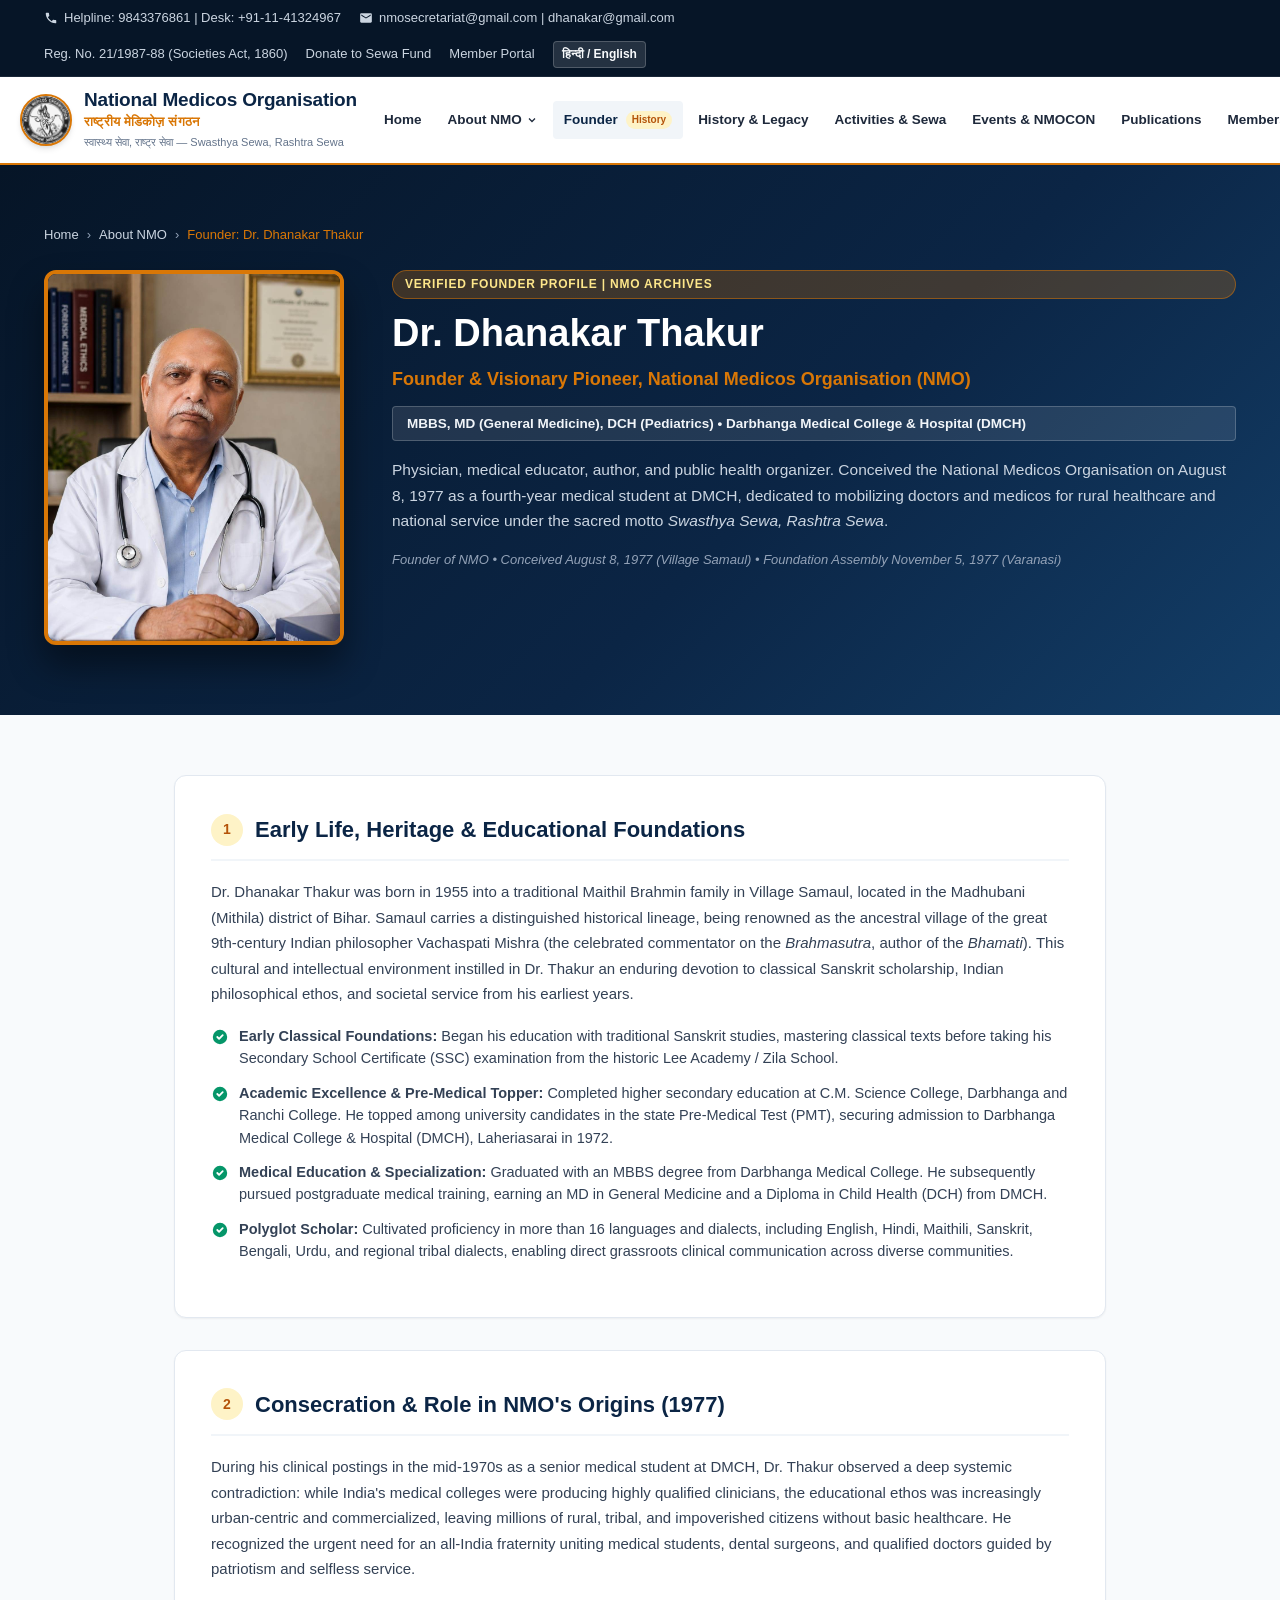
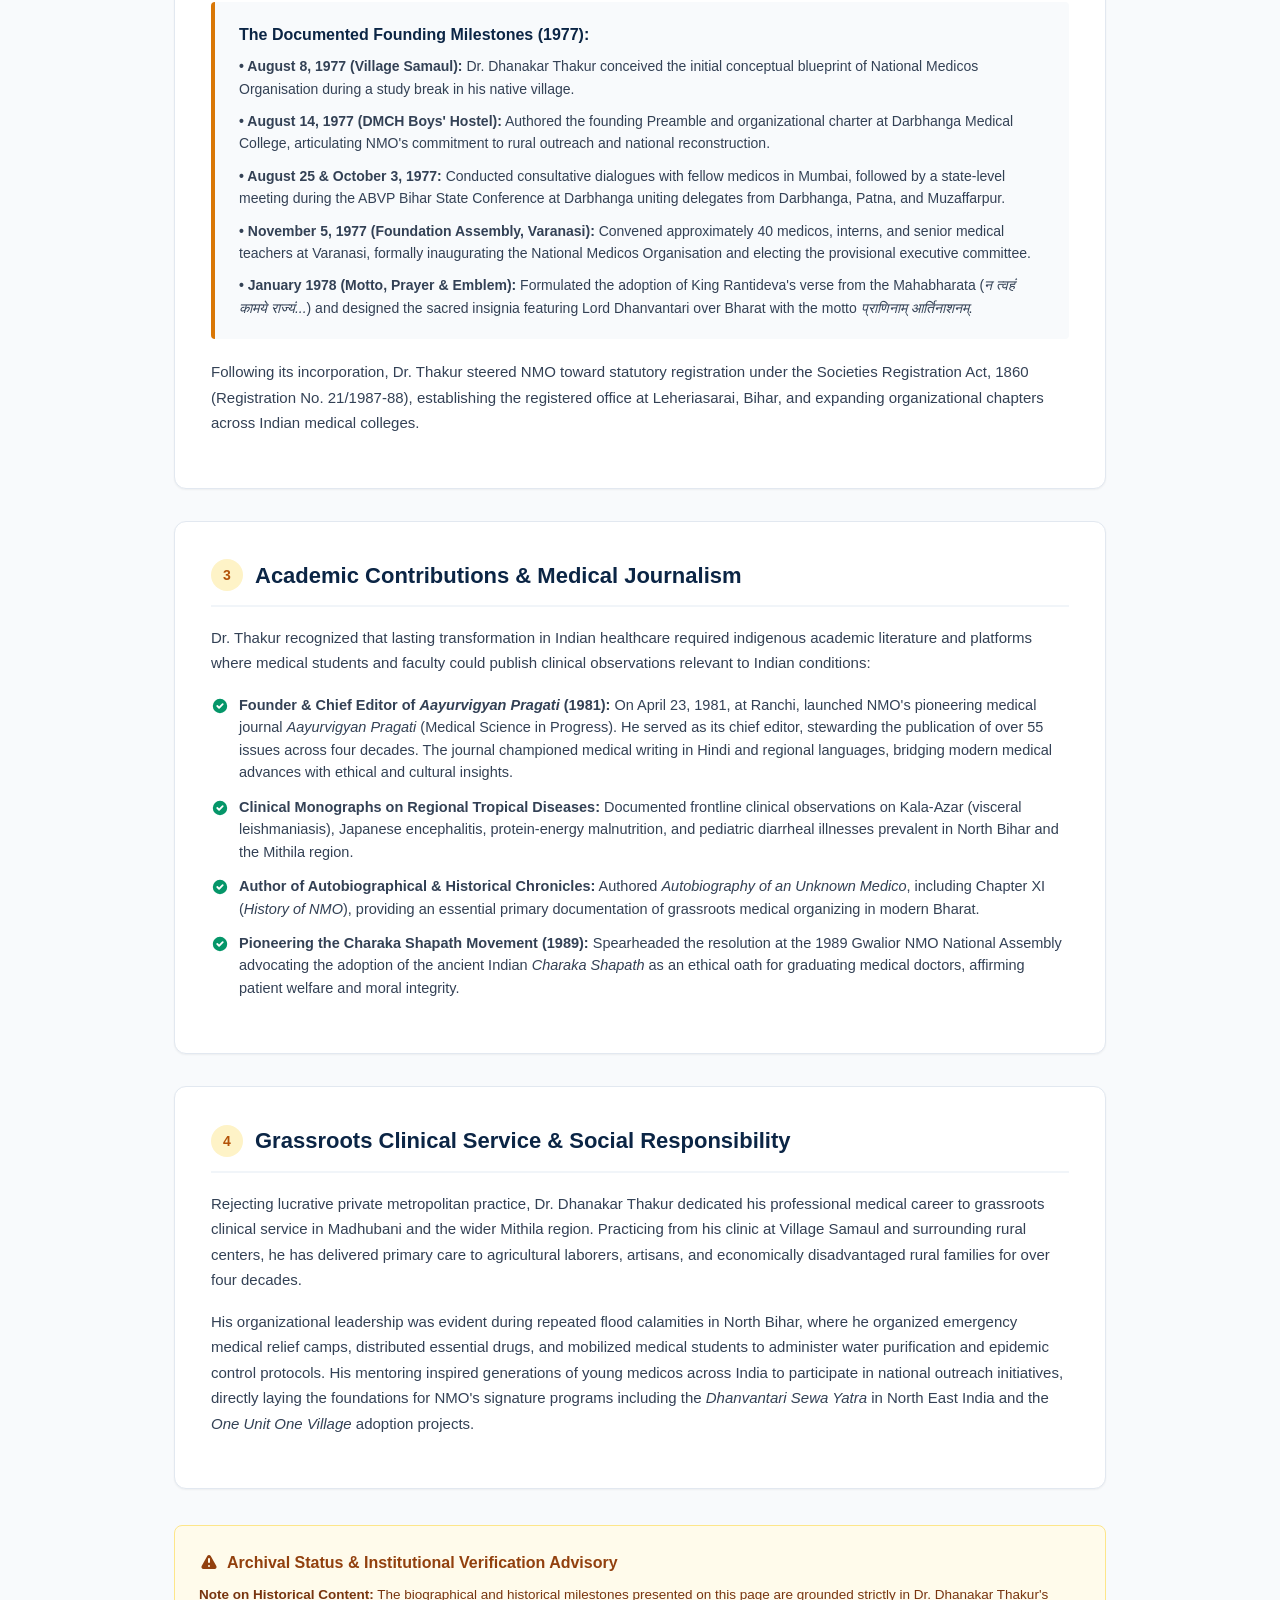
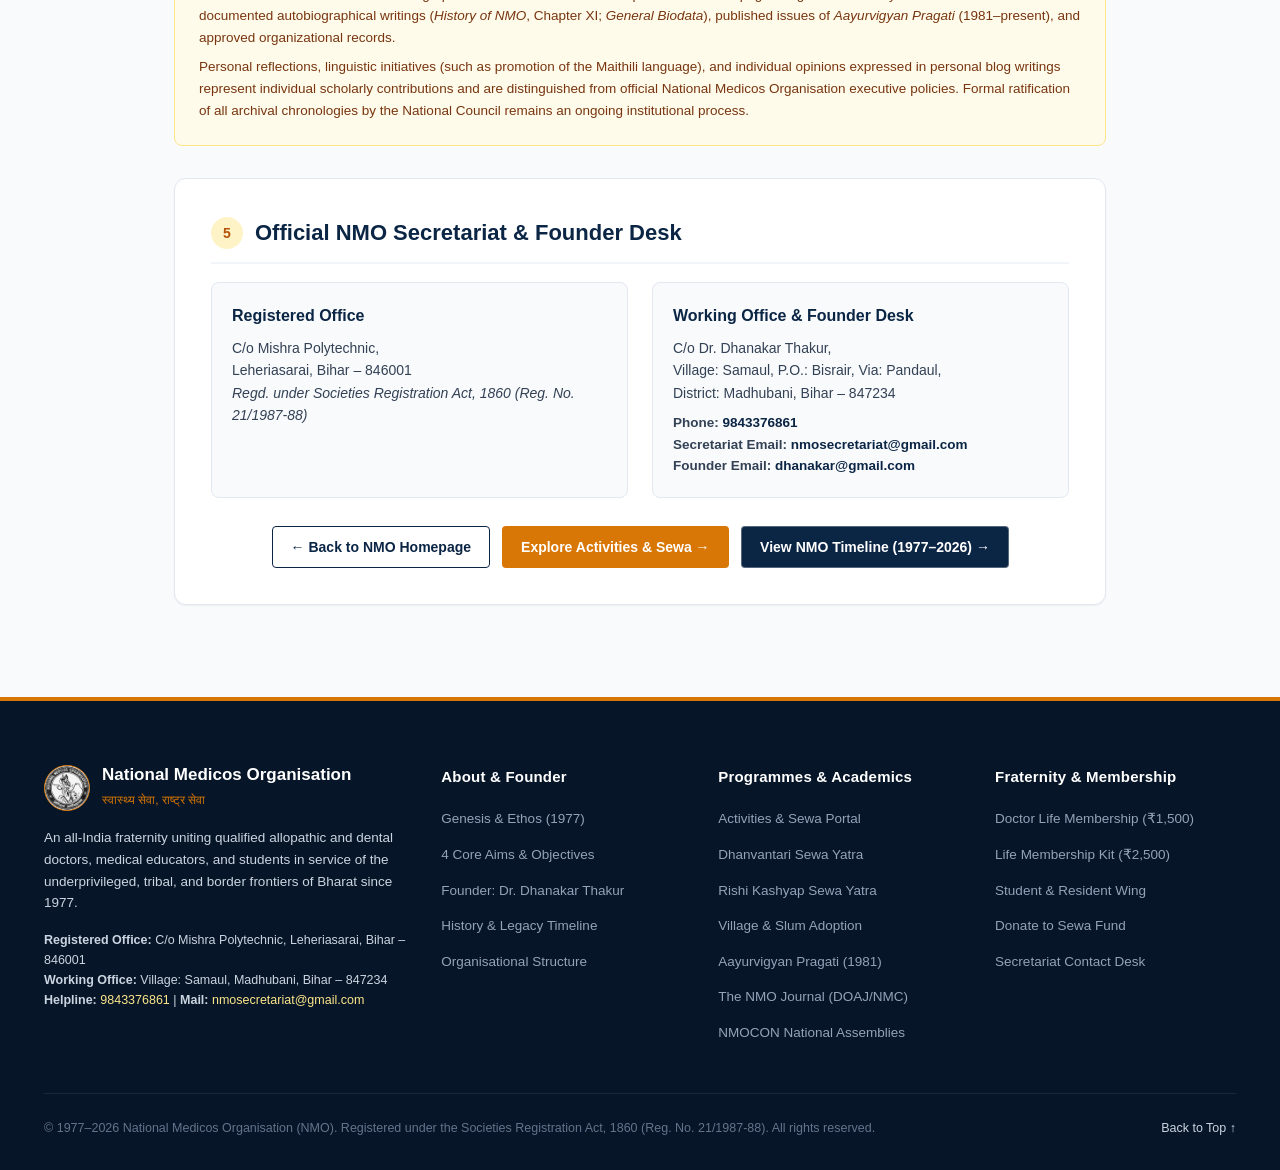
<file: founder.html>
<!DOCTYPE html>
<html lang="en">
<head>
  <meta charset="UTF-8">
  <meta name="viewport" content="width=device-width, initial-scale=1.0">
  <title>Dr. Dhanakar Thakur - Founder, National Medicos Organisation (NMO) | Biography & History</title>
  <meta name="description" content="Biography and historical record of Dr. Dhanakar Thakur, Founder of National Medicos Organisation (NMO). Conceived August 8, 1977 at Village Samaul.">
  <link rel="icon" type="image/png" href="nmo_logo.png">
  <link rel="stylesheet" href="styles.css">
  <style>
/* ==========================================================================
   Navigation Smooth Scroll & Dropdown Enhancements
   ========================================================================== */
html {
  scroll-behavior: smooth;
}

section[id],
div[id].nmocon-gallery-wrapper,
div[id].founder-hero-grid,
div.activity-card[id] {
  scroll-margin-top: 85px;
}

.nav-item.dropdown-open .dropdown-menu {
  opacity: 1;
  visibility: visible;
  transform: translateY(0);
}

.nav-item.dropdown-open .arrow {
  transform: rotate(180deg);
}

:root {
  --primary-navy: #0b2545;
  --primary-navy-dark: #061527;
  --primary-navy-light: #133e68;
  --saffron-accent: #d97706;
  --saffron-hover: #b45309;
  --saffron-subtle: #fef3c7;
  --teal-medical: #0284c7;
  --teal-medical-light: #e0f2fe;
  --emerald-health: #059669;
  --slate-dark: #1e293b;
  --slate-body: #334155;
  --slate-muted: #64748b;
  --slate-border: #e2e8f0;
  --bg-light: #f8fafc;
  --bg-white: #ffffff;
  --font-family: -apple-system, BlinkMacSystemFont, "Segoe UI", Roboto, "Helvetica Neue", Arial, sans-serif;
  --shadow-sm: 0 1px 2px 0 rgba(0, 0, 0, 0.05);
  --shadow-md: 0 4px 6px -1px rgba(0, 0, 0, 0.1), 0 2px 4px -1px rgba(0, 0, 0, 0.06);
  --shadow-lg: 0 10px 15px -3px rgba(0, 0, 0, 0.1), 0 4px 6px -2px rgba(0, 0, 0, 0.05);
  --shadow-xl: 0 20px 25px -5px rgba(0, 0, 0, 0.1), 0 10px 10px -5px rgba(0, 0, 0, 0.04);
  --radius-sm: 4px;
  --radius-md: 8px;
  --radius-lg: 12px;
  --radius-full: 9999px;
  --transition: all 0.25s ease-in-out;
}

* {
  box-sizing: border-box;
  margin: 0;
  padding: 0;
}

html, body {
  overflow-x: hidden;
  width: 100%;
  max-width: 100%;
}

body {
  font-family: var(--font-family);
  color: var(--slate-body);
  background-color: var(--bg-light);
  line-height: 1.6;
  -webkit-font-smoothing: antialiased;
}

a {
  text-decoration: none;
  color: inherit;
}

.container {
  max-width: 1240px;
  margin: 0 auto;
  padding: 0 24px;
  width: 100%;
}

/* Top Utility Bar */
.utility-header {
  background-color: var(--primary-navy-dark);
  color: #cbd5e1;
  font-size: 13px;
  padding: 8px 0;
  border-bottom: 1px solid rgba(255, 255, 255, 0.08);
}
.utility-content {
  display: flex;
  justify-content: space-between;
  align-items: center;
  flex-wrap: wrap;
  gap: 12px;
}
.utility-left, .utility-right {
  display: flex;
  align-items: center;
  gap: 18px;
  flex-wrap: wrap;
}
.utility-item {
  display: inline-flex;
  align-items: center;
  gap: 6px;
  color: #cbd5e1;
}
.utility-item a {
  color: #cbd5e1;
  transition: var(--transition);
}
.utility-item a:hover {
  color: var(--saffron-accent);
}
.lang-badge {
  background: rgba(255, 255, 255, 0.12);
  padding: 3px 8px;
  border-radius: var(--radius-sm);
  cursor: pointer;
  font-weight: 600;
  color: #f8fafc;
  border: 1px solid rgba(255, 255, 255, 0.2);
  font-size: 12px;
}
.lang-badge:hover {
  background: var(--saffron-accent);
}

/* Main Navigation Header */
.main-header {
  background: var(--bg-white);
  box-shadow: var(--shadow-sm);
  position: sticky;
  top: 0;
  z-index: 1000;
  border-bottom: 2px solid var(--saffron-accent);
}
.nav-container {
  display: flex;
  align-items: center;
  justify-content: space-between;
  padding: 12px 0;
  gap: 16px;
}
.brand-block {
  display: flex;
  align-items: center;
  gap: 12px;
  text-decoration: none;
  flex-shrink: 0;
}
.brand-logo-wrap {
  width: 52px;
  height: 52px;
  border-radius: 50%;
  background: #ffffff;
  border: 2px solid var(--saffron-accent);
  box-shadow: var(--shadow-md);
  display: flex;
  align-items: center;
  justify-content: center;
  overflow: hidden;
  flex-shrink: 0;
}
.brand-logo-img {
  width: 100%;
  height: 100%;
  object-fit: contain;
  display: block;
}
.brand-text h1 {
  font-size: 19px;
  font-weight: 800;
  color: var(--primary-navy);
  letter-spacing: -0.2px;
  line-height: 1.2;
}
.brand-text .hindi-sub {
  font-size: 13px;
  font-weight: 700;
  color: var(--saffron-accent);
  letter-spacing: 0.2px;
}
.brand-text .tagline {
  font-size: 11px;
  color: var(--slate-muted);
  font-weight: 500;
  margin-top: 1px;
}

/* Nav Links & Dropdowns */
.nav-menu {
  display: flex;
  align-items: center;
  list-style: none;
  gap: 4px;
  margin: 0;
  padding: 0;
}
.nav-item {
  position: relative;
}
.nav-link {
  padding: 8px 11px;
  font-size: 13.5px;
  font-weight: 600;
  color: var(--slate-dark);
  border-radius: var(--radius-sm);
  display: flex;
  align-items: center;
  gap: 4px;
  transition: var(--transition);
  white-space: nowrap;
}
.nav-link:hover, .nav-item:hover > .nav-link, .nav-link.active {
  color: var(--primary-navy);
  background-color: #f1f5f9;
}
.nav-link svg.arrow {
  width: 12px;
  height: 12px;
  transition: transform 0.2s;
}
.nav-item:hover .nav-link svg.arrow {
  transform: rotate(180deg);
}
.nav-badge {
  display: inline-block;
  padding: 1px 6px;
  font-size: 10px;
  font-weight: 700;
  border-radius: var(--radius-full);
  background: var(--saffron-subtle);
  color: var(--saffron-hover);
  margin-left: 4px;
}
.dropdown-menu {
  position: absolute;
  top: 100%;
  left: 0;
  background: var(--bg-white);
  min-width: 250px;
  box-shadow: var(--shadow-xl);
  border-radius: var(--radius-md);
  border: 1px solid var(--slate-border);
  padding: 8px 0;
  list-style: none;
  opacity: 0;
  visibility: hidden;
  transform: translateY(10px);
  transition: all 0.2s ease-in-out;
  z-index: 100;
}
.nav-item:hover .dropdown-menu {
  opacity: 1;
  visibility: visible;
  transform: translateY(0);
}
.dropdown-item a {
  display: block;
  padding: 9px 18px;
  font-size: 13.5px;
  font-weight: 500;
  color: var(--slate-body);
  transition: var(--transition);
}
.dropdown-item a:hover {
  background: #f8fafc;
  color: var(--saffron-accent);
  padding-left: 22px;
}

/* Nav Actions */
.nav-actions {
  display: flex;
  align-items: center;
  gap: 10px;
  flex-shrink: 0;
}
.btn {
  display: inline-flex;
  align-items: center;
  justify-content: center;
  gap: 8px;
  padding: 9px 18px;
  font-size: 14px;
  font-weight: 600;
  border-radius: var(--radius-sm);
  cursor: pointer;
  border: 1px solid transparent;
  transition: var(--transition);
  text-decoration: none;
  white-space: nowrap;
}
.btn-primary {
  background: var(--saffron-accent);
  color: white;
}
.btn-primary:hover {
  background: var(--saffron-hover);
  color: white;
  transform: translateY(-1px);
  box-shadow: var(--shadow-md);
}
.btn-outline {
  border-color: var(--primary-navy);
  color: var(--primary-navy);
  background: transparent;
}
.btn-outline:hover {
  background: var(--primary-navy);
  color: white;
}
.btn-light {
  background: rgba(255,255,255,0.15);
  color: white;
  backdrop-filter: blur(4px);
  border: 1px solid rgba(255,255,255,0.3);
}
.btn-light:hover {
  background: white;
  color: var(--primary-navy);
}
.btn-search {
  background: transparent;
  border: 1px solid var(--slate-border);
  border-radius: var(--radius-sm);
  width: 38px;
  height: 38px;
  display: flex;
  align-items: center;
  justify-content: center;
  cursor: pointer;
  color: var(--slate-muted);
  transition: var(--transition);
}
.btn-search:hover {
  background: #f1f5f9;
  color: var(--primary-navy);
}
.hamburger-btn {
  display: none;
  background: none;
  border: none;
  cursor: pointer;
  color: var(--primary-navy);
  padding: 6px;
}

/* Mobile Drawer */
.mobile-drawer {
  display: none;
  position: fixed;
  top: 0;
  left: 0;
  width: 100%;
  height: 100%;
  background: rgba(15, 23, 42, 0.75);
  z-index: 10000;
  backdrop-filter: blur(2px);
}
.mobile-drawer.open {
  display: block;
}
.drawer-content {
  width: 82%;
  max-width: 340px;
  height: 100%;
  background: white;
  overflow-y: auto;
  padding: 24px;
  box-shadow: var(--shadow-xl);
}
.drawer-header {
  display: flex;
  justify-content: space-between;
  align-items: center;
  margin-bottom: 20px;
  padding-bottom: 14px;
  border-bottom: 1px solid var(--slate-border);
}
.drawer-nav-list {
  list-style: none;
  display: flex;
  flex-direction: column;
  gap: 10px;
  margin: 0;
  padding: 0;
}
.drawer-nav-item a {
  font-size: 15px;
  font-weight: 600;
  color: var(--slate-dark);
  display: block;
  padding: 8px 0;
  border-bottom: 1px solid #f8fafc;
}
.drawer-nav-item a:hover {
  color: var(--saffron-accent);
}
.drawer-sublist {
  list-style: none;
  padding-left: 14px;
  margin-top: 4px;
  display: flex;
  flex-direction: column;
  gap: 6px;
}
.drawer-sublist a {
  font-size: 13.5px;
  color: var(--slate-body);
  font-weight: 500;
  padding: 4px 0;
}

/* Section Headers */
.section-header {
  text-align: center;
  max-width: 780px;
  margin: 0 auto 48px;
}
.section-badge {
  display: inline-block;
  padding: 5px 14px;
  background: var(--saffron-subtle);
  color: var(--saffron-hover);
  border-radius: var(--radius-full);
  font-size: 12.5px;
  font-weight: 700;
  text-transform: uppercase;
  letter-spacing: 0.8px;
  margin-bottom: 12px;
  border: 1px solid rgba(217, 119, 6, 0.2);
}
.section-badge.blue {
  background: var(--teal-medical-light);
  color: var(--primary-navy);
  border-color: rgba(2, 132, 199, 0.2);
}
.section-title {
  font-size: 32px;
  font-weight: 800;
  color: var(--primary-navy);
  letter-spacing: -0.5px;
  line-height: 1.25;
  margin-bottom: 14px;
}
.section-desc {
  font-size: 16px;
  color: var(--slate-muted);
  line-height: 1.6;
}

/* Hero Section */
.hero-section {
  background: linear-gradient(135deg, #061527 0%, #0b2545 60%, #133e68 100%);
  color: white;
  padding: 72px 0 84px;
  position: relative;
  overflow: hidden;
}
.hero-grid {
  display: grid;
  grid-template-columns: 1.15fr 0.85fr;
  gap: 44px;
  align-items: center;
}
.hero-badge-wrap {
  display: inline-flex;
  align-items: center;
  gap: 8px;
  padding: 6px 14px;
  background: rgba(217, 119, 6, 0.18);
  border: 1px solid rgba(217, 119, 6, 0.4);
  border-radius: var(--radius-full);
  font-size: 13px;
  font-weight: 600;
  color: #fde68a;
  margin-bottom: 20px;
}
.hero-title {
  font-size: 40px;
  font-weight: 800;
  line-height: 1.18;
  letter-spacing: -0.5px;
  margin-bottom: 16px;
}
.hero-subtitle {
  font-size: 18px;
  font-weight: 600;
  color: var(--saffron-accent);
  margin-bottom: 18px;
}
.hero-desc {
  font-size: 15.5px;
  line-height: 1.65;
  color: #cbd5e1;
  margin-bottom: 28px;
}
.hero-ctas {
  display: flex;
  gap: 14px;
  flex-wrap: wrap;
  margin-bottom: 36px;
}
.hero-metrics {
  display: grid;
  grid-template-columns: repeat(4, 1fr);
  gap: 16px;
  border-top: 1px solid rgba(255, 255, 255, 0.12);
  padding-top: 24px;
}
.metric-item h4 {
  font-size: 24px;
  font-weight: 800;
  color: var(--saffron-accent);
}
.metric-item p {
  font-size: 12px;
  color: #94a3b8;
  text-transform: uppercase;
  letter-spacing: 0.5px;
  margin-top: 2px;
}

/* Mankind Mantra Card */
.mantra-card {
  background: rgba(255, 255, 255, 0.05);
  backdrop-filter: blur(12px);
  border: 1px solid rgba(255, 255, 255, 0.15);
  border-radius: var(--radius-lg);
  padding: 30px;
  box-shadow: 0 20px 40px rgba(0, 0, 0, 0.35);
  position: relative;
}
.mantra-card::before {
  content: "";
  position: absolute;
  top: 0;
  left: 0;
  width: 4px;
  height: 100%;
  background: var(--saffron-accent);
  border-top-left-radius: var(--radius-lg);
  border-bottom-left-radius: var(--radius-lg);
}
.mantra-badge {
  display: inline-block;
  font-size: 11.5px;
  font-weight: 700;
  text-transform: uppercase;
  letter-spacing: 1px;
  color: #fde68a;
  margin-bottom: 12px;
}
.mantra-sanskrit {
  font-size: 18px;
  font-weight: 700;
  color: #ffffff;
  line-height: 1.6;
  margin-bottom: 16px;
  border-bottom: 1px solid rgba(255, 255, 255, 0.12);
  padding-bottom: 14px;
  font-family: Georgia, serif;
}
.mantra-hindi {
  font-size: 14.5px;
  color: #e2e8f0;
  margin-bottom: 14px;
  line-height: 1.55;
}
.mantra-english {
  font-size: 13.5px;
  color: #94a3b8;
  font-style: italic;
  line-height: 1.5;
}

/* General Section Styling */
section {
  padding: 72px 0;
}
.bg-white {
  background-color: var(--bg-white);
}
.bg-light {
  background-color: var(--bg-light);
}

/* About Section & Aims */
.about-lead-box {
  background: white;
  border-radius: var(--radius-lg);
  padding: 36px;
  border: 1px solid var(--slate-border);
  box-shadow: var(--shadow-sm);
  margin-bottom: 40px;
}
.about-lead-box h3 {
  font-size: 24px;
  color: var(--primary-navy);
  font-weight: 800;
  margin-bottom: 14px;
}
.aims-grid {
  display: grid;
  grid-template-columns: repeat(2, 1fr);
  gap: 24px;
  margin-bottom: 40px;
}
.aim-card {
  background: white;
  border: 1px solid var(--slate-border);
  border-radius: var(--radius-md);
  padding: 26px;
  transition: var(--transition);
  border-top: 4px solid var(--primary-navy);
}
.aim-card:hover {
  transform: translateY(-3px);
  box-shadow: var(--shadow-lg);
  border-top-color: var(--saffron-accent);
}
.aim-card-header {
  display: flex;
  align-items: center;
  gap: 12px;
  margin-bottom: 12px;
}
.aim-icon-box {
  width: 42px;
  height: 42px;
  border-radius: var(--radius-sm);
  background: #eff6ff;
  color: var(--primary-navy);
  display: flex;
  align-items: center;
  justify-content: center;
  font-weight: 800;
  font-size: 16px;
  flex-shrink: 0;
}
.aim-card h4 {
  font-size: 18px;
  font-weight: 700;
  color: var(--primary-navy);
}
.aim-card p {
  font-size: 14.5px;
  color: var(--slate-body);
  line-height: 1.6;
}

/* Founder Spotlight Card */
.founder-spotlight-card {
  background: linear-gradient(135deg, #061527 0%, #0b2545 60%, #133e68 100%);
  color: white;
  border-radius: var(--radius-lg);
  padding: 36px;
  box-shadow: var(--shadow-lg);
  display: grid;
  grid-template-columns: 240px 1fr;
  gap: 36px;
  align-items: start;
  margin-top: 10px;
  width: 100%;
}
.founder-portrait-frame {
  width: 100%;
  max-width: 240px;
  aspect-ratio: 4 / 5;
  height: auto;
  border-radius: var(--radius-lg);
  border: 4px solid var(--saffron-accent);
  background: #061527;
  box-shadow: 0 15px 30px rgba(0, 0, 0, 0.4);
  overflow: hidden;
  position: relative;
  flex-shrink: 0;
  margin: 0;
  display: block;
}
.founder-portrait-frame img {
  width: 100%;
  height: 100%;
  object-fit: cover;
  object-position: center top;
  display: block;
}
.founder-spotlight-info {
  display: flex;
  flex-direction: column;
  justify-content: flex-start;
  min-width: 0;
  z-index: 1;
  text-align: left;
}
.founder-spotlight-info h3 {
  font-size: 25px;
  font-weight: 800;
  margin-bottom: 4px;
  color: white;
}
.founder-spotlight-info .founder-creds {
  font-size: 14px;
  color: #fde68a;
  font-weight: 600;
  margin-bottom: 12px;
}
.founder-spotlight-info p {
  font-size: 14.5px;
  color: #e2e8f0;
  line-height: 1.6;
  margin-bottom: 20px;
}

/* Timeline Section */
.timeline-wrap {
  position: relative;
  max-width: 960px;
  margin: 0 auto;
  padding: 10px 0;
}
.timeline-phase-header {
  background: var(--primary-navy);
  color: white;
  padding: 14px 24px;
  border-radius: var(--radius-md);
  font-size: 16px;
  font-weight: 700;
  display: flex;
  align-items: center;
  justify-content: space-between;
  margin: 36px 0 24px;
  border-left: 6px solid var(--saffron-accent);
}
.timeline-phase-header:first-of-type {
  margin-top: 0;
}
.timeline-list {
  position: relative;
  padding-left: 32px;
  border-left: 2px solid var(--slate-border);
  display: flex;
  flex-direction: column;
  gap: 22px;
}
.timeline-node {
  position: relative;
}
.timeline-node::before {
  content: "";
  position: absolute;
  left: -39px;
  top: 6px;
  width: 14px;
  height: 14px;
  border-radius: 50%;
  background: var(--saffron-accent);
  border: 3px solid white;
  box-shadow: 0 0 0 2px var(--slate-border);
}
.timeline-node.active::before {
  background: var(--emerald-health);
}
.timeline-card {
  background: white;
  border: 1px solid var(--slate-border);
  border-radius: var(--radius-md);
  padding: 20px 24px;
  box-shadow: var(--shadow-sm);
  transition: var(--transition);
}
.timeline-card:hover {
  box-shadow: var(--shadow-md);
  border-color: #cbd5e1;
}
.timeline-date-badge {
  display: inline-block;
  padding: 3px 10px;
  background: #eff6ff;
  color: var(--teal-medical);
  font-weight: 700;
  font-size: 12.5px;
  border-radius: var(--radius-full);
  margin-bottom: 8px;
}
.timeline-card h4 {
  font-size: 17px;
  font-weight: 700;
  color: var(--primary-navy);
  margin-bottom: 6px;
}
.timeline-card p {
  font-size: 14px;
  color: var(--slate-body);
  line-height: 1.55;
}

/* Activities Section & Tabs */
.filter-tabs {
  display: flex;
  justify-content: center;
  gap: 10px;
  flex-wrap: wrap;
  margin-bottom: 36px;
}
.filter-tab {
  padding: 9px 20px;
  border-radius: var(--radius-full);
  background: white;
  border: 1px solid var(--slate-border);
  font-size: 14px;
  font-weight: 600;
  color: var(--slate-body);
  cursor: pointer;
  transition: var(--transition);
}
.filter-tab:hover, .filter-tab.active {
  background: var(--primary-navy);
  color: white;
  border-color: var(--primary-navy);
}
.activities-grid {
  display: grid;
  grid-template-columns: repeat(3, 1fr);
  gap: 26px;
}
.activity-card {
  background: white;
  border-radius: var(--radius-lg);
  border: 1px solid var(--slate-border);
  overflow: hidden;
  box-shadow: var(--shadow-sm);
  display: flex;
  flex-direction: column;
  transition: var(--transition);
}
.activity-card:hover {
  transform: translateY(-4px);
  box-shadow: var(--shadow-lg);
}
.activity-top-strip {
  height: 6px;
  background: var(--primary-navy);
}
.activity-top-strip.current {
  background: var(--emerald-health);
}
.activity-top-strip.historical {
  background: #64748b;
}
.activity-body {
  padding: 24px;
  display: flex;
  flex-direction: column;
  flex-grow: 1;
}
.activity-tag {
  font-size: 11.5px;
  font-weight: 700;
  text-transform: uppercase;
  letter-spacing: 0.6px;
  padding: 3px 8px;
  border-radius: var(--radius-sm);
  display: inline-block;
  margin-bottom: 12px;
  align-self: flex-start;
}
.activity-tag.tag-current {
  background: #dcfce7;
  color: #166534;
}
.activity-tag.tag-historical {
  background: #f1f5f9;
  color: #475569;
}
.activity-body h4 {
  font-size: 18px;
  font-weight: 700;
  color: var(--primary-navy);
  margin-bottom: 10px;
  line-height: 1.35;
}
.activity-body p {
  font-size: 14px;
  color: var(--slate-body);
  line-height: 1.55;
  margin-bottom: 16px;
  flex-grow: 1;
}
.activity-meta {
  font-size: 12.5px;
  color: var(--slate-muted);
  font-weight: 500;
  border-top: 1px solid #f1f5f9;
  padding-top: 12px;
}

/* Publications Section */
.publications-grid {
  display: grid;
  grid-template-columns: repeat(3, 1fr);
  gap: 26px;
  margin-bottom: 32px;
}
.pub-card {
  background: white;
  border-radius: var(--radius-lg);
  border: 1px solid var(--slate-border);
  padding: 26px;
  box-shadow: var(--shadow-sm);
  transition: var(--transition);
  display: flex;
  flex-direction: column;
}
.pub-card:hover {
  box-shadow: var(--shadow-md);
  border-color: #cbd5e1;
}
.pub-badge {
  font-size: 12px;
  font-weight: 700;
  padding: 4px 10px;
  border-radius: var(--radius-full);
  background: #eff6ff;
  color: var(--primary-navy);
  display: inline-block;
  margin-bottom: 14px;
  align-self: flex-start;
}
.pub-card h4 {
  font-size: 18px;
  font-weight: 700;
  color: var(--primary-navy);
  margin-bottom: 10px;
  line-height: 1.35;
}
.pub-card p {
  font-size: 14px;
  color: var(--slate-body);
  line-height: 1.55;
  margin-bottom: 16px;
  flex-grow: 1;
}

/* Events Section */
.events-layout {
  display: grid;
  grid-template-columns: 1.2fr 0.8fr;
  gap: 28px;
}
.event-featured {
  background: white;
  border-radius: var(--radius-lg);
  border: 1px solid var(--slate-border);
  padding: 32px;
  box-shadow: var(--shadow-sm);
  border-left: 6px solid var(--saffron-accent);
}
.event-side-card {
  background: white;
  border-radius: var(--radius-md);
  border: 1px solid var(--slate-border);
  padding: 22px;
  box-shadow: var(--shadow-sm);
  margin-bottom: 18px;
}

/* Leadership Section */
.leadership-grid {
  display: grid;
  grid-template-columns: repeat(4, 1fr);
  gap: 22px;
}
.leader-card {
  background: white;
  border-radius: var(--radius-md);
  border: 1px solid var(--slate-border);
  padding: 24px;
  text-align: center;
  box-shadow: var(--shadow-sm);
  transition: var(--transition);
}
.leader-card:hover {
  box-shadow: var(--shadow-md);
  transform: translateY(-2px);
}
.leader-avatar-ph {
  width: 76px;
  height: 76px;
  border-radius: 50%;
  background: #eff6ff;
  color: var(--primary-navy);
  font-size: 24px;
  font-weight: 800;
  display: flex;
  align-items: center;
  justify-content: center;
  margin: 0 auto 16px;
  border: 2px solid var(--saffron-accent);
}
.leader-card h4 {
  font-size: 17px;
  font-weight: 700;
  color: var(--primary-navy);
  margin-bottom: 4px;
}
.leader-card .designation {
  font-size: 13.5px;
  color: var(--saffron-accent);
  font-weight: 600;
  margin-bottom: 6px;
}
.leader-card .spec {
  font-size: 12.5px;
  color: var(--slate-muted);
}

/* Membership Section */
.membership-grid {
  display: grid;
  grid-template-columns: repeat(3, 1fr);
  gap: 26px;
}
.member-tier-card {
  background: white;
  border-radius: var(--radius-lg);
  border: 1px solid var(--slate-border);
  padding: 32px 26px;
  box-shadow: var(--shadow-sm);
  display: flex;
  flex-direction: column;
  position: relative;
}
.member-tier-card.featured {
  border: 2px solid var(--saffron-accent);
  box-shadow: var(--shadow-lg);
}
.featured-tag {
  position: absolute;
  top: -12px;
  left: 50%;
  transform: translateX(-50%);
  background: var(--saffron-accent);
  color: white;
  font-size: 11px;
  font-weight: 800;
  text-transform: uppercase;
  padding: 3px 12px;
  border-radius: var(--radius-full);
  letter-spacing: 0.5px;
}
.tier-price {
  font-size: 32px;
  font-weight: 800;
  color: var(--primary-navy);
  margin: 14px 0 16px;
}
.tier-features {
  list-style: none;
  display: flex;
  flex-direction: column;
  gap: 10px;
  margin-bottom: 24px;
  flex-grow: 1;
  padding: 0;
}
.tier-features li {
  font-size: 13.5px;
  color: var(--slate-body);
  display: flex;
  align-items: flex-start;
  gap: 8px;
}

/* Contact Section */
.contact-grid {
  display: grid;
  grid-template-columns: repeat(3, 1fr);
  gap: 24px;
}
.contact-card {
  background: white;
  border-radius: var(--radius-md);
  border: 1px solid var(--slate-border);
  padding: 26px;
  box-shadow: var(--shadow-sm);
}
.contact-card-title {
  font-size: 14px;
  font-weight: 700;
  text-transform: uppercase;
  letter-spacing: 0.6px;
  color: var(--saffron-accent);
  margin-bottom: 12px;
  display: flex;
  align-items: center;
  gap: 8px;
}
.contact-card h4 {
  font-size: 17px;
  font-weight: 700;
  color: var(--primary-navy);
  margin-bottom: 8px;
}
.contact-card p, .contact-card address {
  font-size: 14px;
  color: var(--slate-body);
  line-height: 1.6;
  font-style: normal;
}
.contact-card a {
  color: var(--primary-navy);
  font-weight: 600;
  transition: var(--transition);
}
.contact-card a:hover {
  color: var(--saffron-accent);
}

/* Footer */
.site-footer {
  background: var(--primary-navy-dark);
  color: #94a3b8;
  padding: 64px 0 32px;
  border-top: 4px solid var(--saffron-accent);
}
.footer-grid {
  display: grid;
  grid-template-columns: 1.5fr 1fr 1fr 1fr;
  gap: 36px;
  margin-bottom: 48px;
}
.footer-brand-wrap {
  display: flex;
  align-items: center;
  gap: 12px;
  margin-bottom: 16px;
}
.footer-logo-img {
  width: 46px;
  height: 46px;
  border-radius: 50%;
  background: white;
  object-fit: contain;
  border: 1px solid var(--saffron-accent);
}
.footer-brand h4 {
  color: white;
  font-size: 17px;
  font-weight: 800;
  line-height: 1.2;
}
.footer-brand p {
  font-size: 13.5px;
  color: #cbd5e1;
  line-height: 1.6;
  margin-bottom: 16px;
}
.footer-col h5 {
  color: white;
  font-size: 15px;
  font-weight: 700;
  margin-bottom: 16px;
  letter-spacing: 0.2px;
}
.footer-links {
  list-style: none;
  display: flex;
  flex-direction: column;
  gap: 10px;
  padding: 0;
  margin: 0;
}
.footer-links a {
  color: #94a3b8;
  font-size: 13.5px;
  transition: var(--transition);
}
.footer-links a:hover {
  color: var(--saffron-accent);
  padding-left: 4px;
}
.footer-bottom {
  border-top: 1px solid rgba(255, 255, 255, 0.08);
  padding-top: 24px;
  display: flex;
  justify-content: space-between;
  align-items: center;
  flex-wrap: wrap;
  gap: 16px;
  font-size: 12.5px;
  color: #64748b;
}

/* Modal Dialogs */
.modal-backdrop {
  display: none;
  position: fixed;
  top: 0;
  left: 0;
  width: 100%;
  height: 100%;
  background: rgba(15, 23, 42, 0.75);
  z-index: 20000;
  backdrop-filter: blur(3px);
  align-items: center;
  justify-content: center;
  padding: 20px;
}
.modal-backdrop.open {
  display: flex;
}
.modal-box {
  background: white;
  border-radius: var(--radius-lg);
  max-width: 680px;
  width: 100%;
  max-height: 90vh;
  overflow-y: auto;
  padding: 32px;
  position: relative;
  box-shadow: var(--shadow-xl);
}
.modal-close-btn {
  position: absolute;
  top: 18px;
  right: 18px;
  background: none;
  border: none;
  font-size: 24px;
  color: var(--slate-muted);
  cursor: pointer;
  line-height: 1;
}
.modal-close-btn:hover {
  color: var(--primary-navy);
}
.modal-title {
  font-size: 22px;
  font-weight: 800;
  color: var(--primary-navy);
  margin-bottom: 16px;
  padding-right: 30px;
}
.modal-body {
  font-size: 14.5px;
  color: var(--slate-body);
  line-height: 1.65;
}

/* Search Modal Specifics */
.search-input-wrap {
  display: flex;
  gap: 10px;
  margin-bottom: 16px;
}
.search-field {
  flex-grow: 1;
  padding: 12px 16px;
  border: 1px solid var(--slate-border);
  border-radius: var(--radius-sm);
  font-size: 15px;
  font-family: inherit;
}
.search-results-list {
  max-height: 280px;
  overflow-y: auto;
  border: 1px solid var(--slate-border);
  border-radius: var(--radius-sm);
}
.search-result-item {
  padding: 12px 16px;
  border-bottom: 1px solid #f1f5f9;
  cursor: pointer;
}
.search-result-item:hover {
  background: #f8fafc;
}
.search-result-item h5 {
  font-size: 14.5px;
  color: var(--primary-navy);
  margin-bottom: 2px;
}
.search-result-item p {
  font-size: 12.5px;
  color: var(--slate-muted);
}

/* Founder Page Specific Styles */
.founder-header-banner {
  background: linear-gradient(135deg, #061527 0%, #0b2545 60%, #133e68 100%);
  color: white;
  padding: 60px 0 70px;
}
.breadcrumb {
  display: flex;
  align-items: center;
  gap: 8px;
  font-size: 13px;
  color: #94a3b8;
  margin-bottom: 24px;
}
.breadcrumb a {
  color: #cbd5e1;
}
.breadcrumb a:hover {
  color: var(--saffron-accent);
}
.founder-hero-grid {
  display: grid;
  grid-template-columns: 300px 1fr;
  gap: 48px;
  align-items: start;
  width: 100%;
}
.founder-portrait-frame-large {
  width: 100%;
  max-width: 300px;
  aspect-ratio: 4 / 5;
  height: auto;
  border-radius: var(--radius-lg);
  border: 4px solid var(--saffron-accent);
  background: #061527;
  box-shadow: 0 20px 35px rgba(0, 0, 0, 0.45);
  overflow: hidden;
  position: relative;
  flex-shrink: 0;
  margin: 0;
  display: block;
}
.founder-portrait-frame-large img {
  width: 100%;
  height: 100%;
  object-fit: cover;
  object-position: center top;
  display: block;
}
.founder-hero-info {
  display: flex;
  flex-direction: column;
  justify-content: flex-start;
  min-width: 0;
  z-index: 1;
}
.founder-hero-info h1 {
  font-size: 38px;
  font-weight: 800;
  color: white;
  line-height: 1.2;
  margin-bottom: 8px;
}
.founder-hero-info .lead-role {
  font-size: 18px;
  font-weight: 700;
  color: var(--saffron-accent);
  margin-bottom: 12px;
}
.founder-creds-badge {
  display: inline-block;
  padding: 6px 14px;
  background: rgba(255, 255, 255, 0.1);
  border: 1px solid rgba(255, 255, 255, 0.2);
  border-radius: var(--radius-sm);
  font-size: 13.5px;
  color: #f1f5f9;
  font-weight: 600;
  margin-bottom: 16px;
}
.founder-summary-p {
  font-size: 15.5px;
  line-height: 1.65;
  color: #cbd5e1;
}
.founder-content-section {
  background: white;
  border-radius: var(--radius-lg);
  border: 1px solid var(--slate-border);
  padding: 36px;
  margin-bottom: 32px;
  box-shadow: var(--shadow-sm);
}
.founder-section-heading {
  font-size: 22px;
  font-weight: 800;
  color: var(--primary-navy);
  margin-bottom: 18px;
  display: flex;
  align-items: center;
  gap: 12px;
  border-bottom: 2px solid #f1f5f9;
  padding-bottom: 12px;
}
.founder-section-heading span.num-badge {
  width: 32px;
  height: 32px;
  border-radius: 50%;
  background: var(--saffron-subtle);
  color: var(--saffron-hover);
  display: flex;
  align-items: center;
  justify-content: center;
  font-size: 14px;
  font-weight: 800;
  flex-shrink: 0;
}
.founder-body-text {
  font-size: 15px;
  color: var(--slate-body);
  line-height: 1.7;
  margin-bottom: 16px;
}
.founder-facts-list {
  list-style: none;
  display: flex;
  flex-direction: column;
  gap: 12px;
  margin: 18px 0;
  padding: 0;
}
.founder-facts-list li {
  font-size: 14.5px;
  color: var(--slate-body);
  display: flex;
  align-items: flex-start;
  gap: 10px;
  line-height: 1.55;
}
.founder-facts-list li svg {
  color: var(--emerald-health);
  flex-shrink: 0;
  margin-top: 3px;
}
.verification-box {
  background: #fffbeb;
  border: 1px solid #fde68a;
  border-radius: var(--radius-md);
  padding: 24px;
  margin-top: 36px;
}
.verification-box h4 {
  font-size: 16px;
  font-weight: 700;
  color: #92400e;
  margin-bottom: 8px;
  display: flex;
  align-items: center;
  gap: 8px;
}
.verification-box p {
  font-size: 13.5px;
  color: #78350f;
  line-height: 1.6;
}

/* Responsive Breakpoints */

/* ==========================================================================
   NMOCON 2026 Authentic Photo Gallery & Lightbox Styles
   ========================================================================== */
.nmocon-gallery-wrapper {
  margin-top: 40px;
  background: #f8fafc;
  border: 1px solid var(--slate-border);
  border-radius: var(--radius-lg);
  padding: 32px 28px;
  box-shadow: var(--shadow-sm);
}

.nmocon-gallery-header {
  display: flex;
  justify-content: space-between;
  align-items: flex-start;
  flex-wrap: wrap;
  gap: 16px;
  margin-bottom: 24px;
  border-bottom: 2px solid var(--slate-border);
  padding-bottom: 16px;
}

.nmocon-gallery-header h3 {
  font-size: 22px;
  font-weight: 800;
  color: var(--primary-navy);
  margin: 4px 0 6px;
}

.nmocon-gallery-header p {
  font-size: 14px;
  color: var(--slate-body);
  margin: 0;
}

.nmocon-theme-badge {
  display: inline-flex;
  align-items: center;
  gap: 8px;
  font-size: 13px;
  font-weight: 700;
  color: var(--saffron-accent);
  background: var(--saffron-light);
  border: 1px solid rgba(217, 119, 6, 0.3);
  padding: 6px 14px;
  border-radius: var(--radius-full);
}

.nmocon-filter-tabs {
  display: flex;
  gap: 8px;
  flex-wrap: wrap;
  margin-bottom: 28px;
}

.nmocon-tab-btn {
  background: white;
  color: var(--slate-body);
  border: 1px solid var(--slate-border);
  border-radius: var(--radius-full);
  padding: 8px 16px;
  font-size: 13px;
  font-weight: 600;
  cursor: pointer;
  transition: var(--transition);
  font-family: inherit;
}

.nmocon-tab-btn:hover {
  background: #f1f5f9;
  border-color: var(--primary-navy);
  color: var(--primary-navy);
}

.nmocon-tab-btn.active {
  background: var(--primary-navy);
  color: white;
  border-color: var(--primary-navy);
  box-shadow: var(--shadow-sm);
}

.nmocon-gallery-grid {
  display: grid;
  grid-template-columns: repeat(3, 1fr);
  gap: 24px;
}

.nmocon-photo-card {
  background: white;
  border-radius: var(--radius-md);
  border: 1px solid var(--slate-border);
  overflow: hidden;
  box-shadow: var(--shadow-sm);
  display: flex;
  flex-direction: column;
  transition: var(--transition);
  cursor: pointer;
}

.nmocon-photo-card:hover {
  box-shadow: var(--shadow-lg);
  transform: translateY(-4px);
  border-color: var(--saffron-accent);
}

.nmocon-photo-img-wrap {
  width: 100%;
  aspect-ratio: 16 / 10;
  position: relative;
  overflow: hidden;
  background: var(--primary-navy-dark);
}

.nmocon-photo-img {
  width: 100%;
  height: 100%;
  object-fit: cover;
  object-position: center;
  display: block;
  transition: transform 0.4s ease;
}

.nmocon-photo-card:hover .nmocon-photo-img {
  transform: scale(1.05);
}

.nmocon-photo-badge {
  position: absolute;
  top: 10px;
  left: 10px;
  background: rgba(11, 37, 69, 0.88);
  color: white;
  font-size: 11px;
  font-weight: 700;
  padding: 4px 10px;
  border-radius: var(--radius-sm);
  letter-spacing: 0.3px;
  backdrop-filter: blur(4px);
}

.nmocon-photo-zoom-icon {
  position: absolute;
  top: 10px;
  right: 10px;
  width: 32px;
  height: 32px;
  background: rgba(217, 119, 6, 0.9);
  color: white;
  border-radius: 50%;
  display: flex;
  align-items: center;
  justify-content: center;
  font-size: 14px;
  box-shadow: 0 4px 10px rgba(0,0,0,0.3);
  transition: transform 0.2s ease;
}

.nmocon-photo-card:hover .nmocon-photo-zoom-icon {
  transform: scale(1.15);
}

.nmocon-photo-body {
  padding: 16px 18px;
  display: flex;
  flex-direction: column;
  flex-grow: 1;
}

.nmocon-photo-title {
  font-size: 15px;
  font-weight: 700;
  color: var(--primary-navy);
  margin-bottom: 6px;
  line-height: 1.35;
}

.nmocon-photo-caption {
  font-size: 13px;
  color: var(--slate-body);
  line-height: 1.5;
  margin: 0;
  flex-grow: 1;
}

.nmocon-photo-footer {
  margin-top: 12px;
  padding-top: 10px;
  border-top: 1px solid #f1f5f9;
  display: flex;
  justify-content: space-between;
  align-items: center;
  font-size: 12px;
  color: var(--slate-muted);
}

.nmocon-photo-footer span {
  color: var(--saffron-accent);
  font-weight: 600;
}

/* Lightbox Modal */
.nmocon-lightbox-modal {
  position: fixed;
  inset: 0;
  background: rgba(6, 21, 39, 0.94);
  backdrop-filter: blur(8px);
  z-index: 10000;
  display: none;
  align-items: center;
  justify-content: center;
  padding: 24px;
}

.nmocon-lightbox-dialog {
  position: relative;
  max-width: 1040px;
  width: 100%;
  display: flex;
  flex-direction: column;
  align-items: center;
}

.nmocon-lightbox-close {
  position: absolute;
  top: -44px;
  right: 0;
  background: transparent;
  border: none;
  color: white;
  font-size: 36px;
  line-height: 1;
  cursor: pointer;
  padding: 4px 8px;
  transition: color 0.2s ease;
}

.nmocon-lightbox-close:hover {
  color: var(--saffron-accent);
}

.nmocon-lightbox-main {
  position: relative;
  width: 100%;
  display: flex;
  justify-content: center;
  align-items: center;
}

.nmocon-lightbox-img {
  max-width: 100%;
  max-height: 70vh;
  object-fit: contain;
  border-radius: var(--radius-md);
  box-shadow: 0 25px 50px rgba(0,0,0,0.6);
  border: 1px solid rgba(255,255,255,0.15);
}

.nmocon-lightbox-nav {
  position: absolute;
  top: 50%;
  transform: translateY(-50%);
  background: rgba(11, 37, 69, 0.75);
  color: white;
  border: 1px solid rgba(255,255,255,0.2);
  width: 44px;
  height: 44px;
  border-radius: 50%;
  display: flex;
  align-items: center;
  justify-content: center;
  font-size: 20px;
  cursor: pointer;
  transition: var(--transition);
}

.nmocon-lightbox-nav:hover {
  background: var(--saffron-accent);
  transform: translateY(-50%) scale(1.1);
}

.nmocon-lightbox-prev {
  left: 12px;
}

.nmocon-lightbox-next {
  right: 12px;
}

.nmocon-lightbox-caption-box {
  margin-top: 16px;
  background: rgba(11, 37, 69, 0.85);
  border: 1px solid rgba(255,255,255,0.1);
  padding: 16px 24px;
  border-radius: var(--radius-md);
  width: 100%;
  max-width: 880px;
  text-align: center;
  color: white;
}

.nmocon-lightbox-badge {
  display: inline-block;
  background: var(--saffron-accent);
  color: white;
  font-size: 11px;
  font-weight: 700;
  padding: 3px 10px;
  border-radius: var(--radius-full);
  margin-bottom: 8px;
  text-transform: uppercase;
}

.nmocon-lightbox-title {
  font-size: 17px;
  font-weight: 700;
  margin-bottom: 6px;
  color: white;
}

.nmocon-lightbox-caption {
  font-size: 13.5px;
  color: #cbd5e1;
  line-height: 1.5;
  margin-bottom: 6px;
}

.nmocon-lightbox-counter {
  font-size: 12px;
  color: #94a3b8;
  font-weight: 600;
}

@media (max-width: 1024px) {
  .container {
    padding: 0 16px;
  }
  .nav-menu {
    gap: 2px;
  }
  .nav-link {
    padding: 7px 9px;
    font-size: 13px;
  }
  .brand-text h1 {
    font-size: 16.5px;
  }
  .brand-logo-wrap {
    width: 44px;
    height: 44px;
  }
  .aims-grid, .publications-grid, .leadership-grid {
    grid-template-columns: repeat(2, 1fr);
  }
  .activities-grid, .membership-grid, .contact-grid {
    grid-template-columns: repeat(2, 1fr);
  }
  .footer-grid {
    grid-template-columns: 1fr 1fr;
  }
  .hero-grid {
    grid-template-columns: 1fr;
    gap: 32px;
  }
  .founder-hero-grid {
    grid-template-columns: 280px 1fr;
    gap: 36px;
    align-items: start;
    text-align: left;
  }
  .founder-portrait-frame-large {
    max-width: 280px;
    margin: 0;
  }
  .founder-hero-info {
    text-align: left;
  }
  .founder-spotlight-card {
    grid-template-columns: 220px 1fr;
    gap: 28px;
    align-items: start;
    text-align: left;
  }
  .founder-portrait-frame {
    max-width: 220px;
    margin: 0;
  }
  .founder-spotlight-info {
    text-align: left;
  }
}


  .nmocon-gallery-grid {
    grid-template-columns: repeat(2, 1fr);
    gap: 20px;
  }

}

@media (max-width: 768px) {
  .nav-menu, .nav-actions .btn-primary {
    display: none;
  }
  .hamburger-btn {
    display: block;
  }
  .hero-title {
    font-size: 30px;
  }
  .hero-metrics {
    grid-template-columns: repeat(2, 1fr);
  }
  .events-layout {
    grid-template-columns: 1fr;
  }
  .founder-spotlight-card {
    grid-template-columns: 1fr;
    gap: 24px;
    text-align: center;
    padding: 28px 20px;
  }
  .founder-portrait-frame {
    max-width: 220px;
    margin: 0 auto;
  }
  .founder-spotlight-info {
    align-items: center;
    text-align: center;
  }
  .founder-hero-grid {
    grid-template-columns: 1fr;
    gap: 28px;
    text-align: center;
  }
  .founder-portrait-frame-large {
    max-width: 260px;
    margin: 0 auto;
  }
  .founder-hero-info {
    align-items: center;
    text-align: center;
  }
  .aims-grid, .publications-grid, .activities-grid, .membership-grid, .contact-grid, .leadership-grid, .footer-grid {
    grid-template-columns: 1fr;
  }
  .utility-left {
    display: none;
  }
  .utility-content {
    justify-content: flex-end;
  }
}


  .nmocon-gallery-grid {
    grid-template-columns: 1fr;
    gap: 18px;
  }
  .nmocon-filter-tabs {
    overflow-x: auto;
    padding-bottom: 8px;
    flex-wrap: nowrap;
    -webkit-overflow-scrolling: touch;
  }
  .nmocon-tab-btn {
    white-space: nowrap;
  }
  .nmocon-gallery-wrapper {
    padding: 20px 16px;
  }
  .nmocon-lightbox-nav {
    width: 36px;
    height: 36px;
    font-size: 16px;
  }
  .nmocon-lightbox-dialog {
    padding: 0 10px;
  }

}

@media (max-width: 480px) {
  .hero-title {
    font-size: 25px;
  }
  .hero-subtitle {
    font-size: 16px;
  }
  .section-title {
    font-size: 26px;
  }
  .brand-text h1 {
    font-size: 15px;
  }
  .brand-text .hindi-sub {
    font-size: 11.5px;
  }
  .brand-text .tagline {
    display: none;
  }
  .hero-metrics {
    grid-template-columns: 1fr;
  }
  .timeline-list {
    padding-left: 20px;
  }
  .timeline-node::before {
    left: -27px;
  }
  .founder-portrait-frame-large {
    max-width: 220px;
  }
  .founder-portrait-frame {
    max-width: 190px;
  }
  .founder-spotlight-card {
    padding: 24px 16px;
  }
}

@media (max-width: 360px) {
  .brand-logo-wrap {
    width: 38px;
    height: 38px;
  }
  .brand-text h1 {
    font-size: 13.5px;
  }
  .container {
    padding: 0 10px;
  }
  .founder-portrait-frame-large {
    max-width: 190px;
  }
  .founder-portrait-frame {
    max-width: 170px;
  }
}


/* ==========================================================================
   NMOCON 2026 Compact Photo Gallery & Lightbox Styles
   ========================================================================== */
.nmocon-gallery-wrapper {
  margin-top: 36px;
  background: #f8fafc;
  border: 1px solid var(--slate-border);
  border-radius: var(--radius-lg);
  padding: 24px 20px;
  box-shadow: var(--shadow-sm);
}

.nmocon-gallery-header {
  display: flex;
  justify-content: space-between;
  align-items: center;
  flex-wrap: wrap;
  gap: 12px;
  margin-bottom: 20px;
  border-bottom: 1px solid var(--slate-border);
  padding-bottom: 14px;
}

.nmocon-gallery-header h3 {
  font-size: 20px;
  font-weight: 800;
  color: var(--primary-navy);
  margin: 2px 0 4px;
}

.nmocon-gallery-header p {
  font-size: 13px;
  color: var(--slate-body);
  margin: 0;
}

.nmocon-theme-badge {
  display: inline-flex;
  align-items: center;
  gap: 6px;
  font-size: 12px;
  font-weight: 700;
  color: var(--saffron-accent);
  background: var(--saffron-light);
  border: 1px solid rgba(217, 119, 6, 0.3);
  padding: 4px 12px;
  border-radius: var(--radius-full);
}

.nmocon-filter-tabs {
  display: flex;
  gap: 6px;
  flex-wrap: wrap;
  margin-bottom: 20px;
}

.nmocon-tab-btn {
  background: white;
  color: var(--slate-body);
  border: 1px solid var(--slate-border);
  border-radius: var(--radius-full);
  padding: 6px 12px;
  font-size: 12px;
  font-weight: 600;
  cursor: pointer;
  transition: var(--transition);
  font-family: inherit;
}

.nmocon-tab-btn:hover {
  background: #f1f5f9;
  border-color: var(--primary-navy);
  color: var(--primary-navy);
}

.nmocon-tab-btn.active {
  background: var(--primary-navy);
  color: white;
  border-color: var(--primary-navy);
  box-shadow: var(--shadow-sm);
}

/* Compact Grid Layout: 4 columns on desktop */
.nmocon-gallery-grid {
  display: grid;
  grid-template-columns: repeat(4, 1fr);
  gap: 12px;
}

.nmocon-photo-card {
  background: white;
  border-radius: var(--radius-sm);
  border: 1px solid var(--slate-border);
  overflow: hidden;
  box-shadow: var(--shadow-sm);
  display: flex;
  flex-direction: column;
  transition: var(--transition);
  cursor: pointer;
}

.nmocon-photo-card:hover {
  box-shadow: var(--shadow-md);
  transform: translateY(-2px);
  border-color: var(--saffron-accent);
}

/* Suggested desktop image height: 160–190px */
.nmocon-photo-img-wrap {
  width: 100%;
  height: 175px;
  position: relative;
  overflow: hidden;
  background: var(--primary-navy-dark);
}

.nmocon-photo-img {
  width: 100%;
  height: 100%;
  object-fit: cover;
  object-position: center top;
  display: block;
  transition: transform 0.3s ease;
}

.nmocon-photo-card:hover .nmocon-photo-img {
  transform: scale(1.04);
}

.nmocon-photo-badge {
  position: absolute;
  top: 6px;
  left: 6px;
  background: rgba(11, 37, 69, 0.9);
  color: white;
  font-size: 9.5px;
  font-weight: 700;
  padding: 2px 7px;
  border-radius: 3px;
  letter-spacing: 0.3px;
  backdrop-filter: blur(4px);
  pointer-events: none;
}

.nmocon-photo-zoom-icon {
  position: absolute;
  top: 6px;
  right: 6px;
  width: 24px;
  height: 24px;
  background: rgba(217, 119, 6, 0.92);
  color: white;
  border-radius: 50%;
  display: flex;
  align-items: center;
  justify-content: center;
  font-size: 11px;
  box-shadow: 0 2px 6px rgba(0,0,0,0.3);
  pointer-events: none;
}

.nmocon-photo-body {
  padding: 10px 10px 12px;
  display: flex;
  flex-direction: column;
  flex-grow: 1;
}

.nmocon-photo-title {
  font-size: 12.5px;
  font-weight: 700;
  color: var(--primary-navy);
  margin-bottom: 3px;
  line-height: 1.3;
}

.nmocon-photo-caption {
  font-size: 11.5px;
  color: var(--slate-body);
  line-height: 1.4;
  margin: 0;
  flex-grow: 1;
}

.nmocon-photo-footer {
  margin-top: 6px;
  padding-top: 6px;
  border-top: 1px solid #f1f5f9;
  display: flex;
  justify-content: space-between;
  align-items: center;
  font-size: 10.5px;
  color: var(--slate-muted);
}

.nmocon-photo-footer span {
  color: var(--saffron-accent);
  font-weight: 600;
}

/* Lightbox Modal */
.nmocon-lightbox-modal {
  position: fixed;
  inset: 0;
  background: rgba(6, 21, 39, 0.94);
  backdrop-filter: blur(8px);
  z-index: 10000;
  display: none;
  align-items: center;
  justify-content: center;
  padding: 20px;
}

.nmocon-lightbox-dialog {
  position: relative;
  max-width: 1040px;
  width: 100%;
  display: flex;
  flex-direction: column;
  align-items: center;
}

.nmocon-lightbox-close {
  position: absolute;
  top: -42px;
  right: 0;
  background: transparent;
  border: none;
  color: white;
  font-size: 36px;
  line-height: 1;
  cursor: pointer;
  padding: 4px 8px;
  transition: color 0.2s ease;
}

.nmocon-lightbox-close:hover {
  color: var(--saffron-accent);
}

.nmocon-lightbox-main {
  position: relative;
  width: 100%;
  display: flex;
  justify-content: center;
  align-items: center;
}

.nmocon-lightbox-img {
  max-width: 100%;
  max-height: 72vh;
  object-fit: contain;
  border-radius: var(--radius-md);
  box-shadow: 0 25px 50px rgba(0,0,0,0.6);
  border: 1px solid rgba(255,255,255,0.15);
}

.nmocon-lightbox-nav {
  position: absolute;
  top: 50%;
  transform: translateY(-50%);
  background: rgba(11, 37, 69, 0.8);
  color: white;
  border: 1px solid rgba(255,255,255,0.25);
  width: 44px;
  height: 44px;
  border-radius: 50%;
  display: flex;
  align-items: center;
  justify-content: center;
  font-size: 20px;
  cursor: pointer;
  transition: var(--transition);
}

.nmocon-lightbox-nav:hover {
  background: var(--saffron-accent);
  transform: translateY(-50%) scale(1.1);
}

.nmocon-lightbox-prev {
  left: 12px;
}

.nmocon-lightbox-next {
  right: 12px;
}

.nmocon-lightbox-caption-box {
  margin-top: 14px;
  background: rgba(11, 37, 69, 0.88);
  border: 1px solid rgba(255,255,255,0.1);
  padding: 14px 20px;
  border-radius: var(--radius-md);
  width: 100%;
  max-width: 880px;
  text-align: center;
  color: white;
}

.nmocon-lightbox-badge {
  display: inline-block;
  background: var(--saffron-accent);
  color: white;
  font-size: 11px;
  font-weight: 700;
  padding: 2px 9px;
  border-radius: var(--radius-full);
  margin-bottom: 6px;
  text-transform: uppercase;
}

.nmocon-lightbox-title {
  font-size: 16px;
  font-weight: 700;
  margin-bottom: 4px;
  color: white;
}

.nmocon-lightbox-caption {
  font-size: 13px;
  color: #cbd5e1;
  line-height: 1.45;
  margin-bottom: 6px;
}

.nmocon-lightbox-counter {
  font-size: 11.5px;
  color: #94a3b8;
  font-weight: 600;
}

/* Tablet (3 photographs per row) */
@media (max-width: 1024px) {
  .nmocon-gallery-grid {
    grid-template-columns: repeat(3, 1fr);
    gap: 10px;
  }
  .nmocon-photo-img-wrap {
    height: 160px;
  }
}

/* Mobile (2 photographs per row, suggested image height: 120–145px) */
@media (max-width: 768px) {
  .nmocon-gallery-grid {
    grid-template-columns: repeat(2, 1fr);
    gap: 8px;
  }
  .nmocon-photo-img-wrap {
    height: 135px;
  }
  .nmocon-gallery-wrapper {
    padding: 16px 12px;
  }
  .nmocon-filter-tabs {
    overflow-x: auto;
    padding-bottom: 6px;
    flex-wrap: nowrap;
    -webkit-overflow-scrolling: touch;
  }
  .nmocon-tab-btn {
    white-space: nowrap;
    font-size: 11px;
    padding: 5px 10px;
  }
  .nmocon-photo-body {
    padding: 8px 8px 10px;
  }
  .nmocon-photo-title {
    font-size: 11.5px;
  }
  .nmocon-photo-caption {
    font-size: 10.5px;
    display: -webkit-box;
    -webkit-line-clamp: 3;
    -webkit-box-orient: vertical;
    overflow: hidden;
  }
  .nmocon-lightbox-nav {
    width: 36px;
    height: 36px;
    font-size: 16px;
  }
}

@media (max-width: 380px) {
  .nmocon-photo-img-wrap {
    height: 125px;
  }
}

/* ==========================================================================
   NMOCON 2026 Media Coverage News Cards
   ========================================================================== */
.nmocon-media-coverage-wrapper {
  margin-top: 28px;
  background: white;
  border: 1px solid var(--slate-border);
  border-radius: var(--radius-md);
  padding: 22px 20px;
  box-shadow: var(--shadow-sm);
}

.nmocon-media-header {
  display: flex;
  align-items: center;
  justify-content: space-between;
  flex-wrap: wrap;
  gap: 10px;
  margin-bottom: 16px;
  border-bottom: 1px solid var(--slate-border);
  padding-bottom: 10px;
}

.nmocon-media-grid {
  display: grid;
  grid-template-columns: repeat(2, 1fr);
  gap: 16px;
}

.nmocon-media-card {
  background: #f8fafc;
  border: 1px solid var(--slate-border);
  border-radius: var(--radius-sm);
  padding: 18px 20px;
  display: flex;
  flex-direction: column;
  justify-content: space-between;
  transition: var(--transition);
}

.nmocon-media-card:hover {
  border-color: var(--saffron-accent);
  box-shadow: var(--shadow-md);
  transform: translateY(-2px);
}

.media-card-top {
  display: flex;
  justify-content: space-between;
  align-items: center;
  margin-bottom: 12px;
}

.media-pub-badge {
  background: var(--primary-navy);
  color: white;
  font-size: 11.5px;
  font-weight: 700;
  padding: 3px 10px;
  border-radius: 4px;
  letter-spacing: 0.3px;
}

.media-pub-date {
  font-size: 12px;
  color: var(--slate-muted);
  font-weight: 600;
}

.media-headline {
  font-size: 15px;
  font-weight: 700;
  color: var(--primary-navy);
  line-height: 1.45;
  margin: 0 0 16px;
  flex-grow: 1;
}

.media-card-action {
  margin-top: auto;
}

.media-btn {
  display: inline-flex;
  align-items: center;
  justify-content: center;
  font-size: 13px;
  font-weight: 600;
  padding: 8px 16px;
  border-radius: var(--radius-sm);
  border: 1px solid var(--primary-navy);
  color: var(--primary-navy);
  background: white;
  text-decoration: none;
  transition: var(--transition);
  width: fit-content;
}

.media-btn:hover {
  background: var(--primary-navy);
  color: white;
  border-color: var(--primary-navy);
}

@media (max-width: 768px) {
  .nmocon-media-grid {
    grid-template-columns: 1fr;
    gap: 12px;
  }
  .nmocon-media-coverage-wrapper {
    padding: 16px 14px;
  }
}

  </style>
</head>
<body>

  <!-- Top Utility Bar -->
  <aside class="utility-header" aria-label="Top Utility Bar">
    <div class="container utility-content">
      <div class="utility-left">
        <div class="utility-item">
          <svg width="14" height="14" fill="currentColor" viewBox="0 0 24 24"><path d="M6.62 10.79a15.053 15.053 0 006.59 6.59l2.2-2.2c.27-.27.67-.36 1.02-.24 1.12.37 2.33.57 3.57.57.55 0 1 .45 1 1V20c0 .55-.45 1-1 1-9.39 0-17-7.61-17-17 0-.55.45-1 1-1h3.5c.55 0 1 .45 1 1 0 1.25.2 2.45.57 3.57.11.35.03.74-.25 1.02l-2.2 2.2z"/></svg>
          <span>Helpline: <a href="tel:9843376861">9843376861</a> | Desk: <a href="tel:+911141324967">+91-11-41324967</a></span>
        </div>
        <div class="utility-item">
          <svg width="14" height="14" fill="currentColor" viewBox="0 0 24 24"><path d="M20 4H4c-1.1 0-1.99.9-1.99 2L2 18c0 1.1.9 2 2 2h16c1.1 0 2-.9 2-2V6c0-1.1-.9-2-2-2zm0 4l-8 5-8-5V6l8 5 8-5v2z"/></svg>
          <span><a href="mailto:nmosecretariat@gmail.com">nmosecretariat@gmail.com</a> | <a href="mailto:dhanakar@gmail.com">dhanakar@gmail.com</a></span>
        </div>
      </div>
      <div class="utility-right">
        <div class="utility-item">
          <span>Reg. No. 21/1987-88 (Societies Act, 1860)</span>
        </div>
        <div class="utility-item">
          <a href="javascript:void(0)" onclick="openModal('donateModal'); return false;">Donate to Sewa Fund</a>
        </div>
        <div class="utility-item">
          <a href="index.html#membership">Member Portal</a>
        </div>
        <span class="lang-badge" id="lang-toggle-btn" onclick="toggleLanguage()">हिन्दी / English</span>
      </div>
    </div>
  </aside>

  <!-- Main Navigation Header -->
  <header class="main-header" role="banner">
    <div class="container nav-container">
      <a href="index.html" class="brand-block" aria-label="NMO Home">
        <div class="brand-logo-wrap">
          <img src="nmo_logo.png" alt="NMO Official Logo" class="brand-logo-img" onerror="this.onerror=null; this.src=nmoLogoFallback;">
        </div>
        <div class="brand-text">
          <h1 id="brand-title">National Medicos Organisation</h1>
          <div class="hindi-sub" id="brand-hindi">राष्ट्रीय मेडिकोज़ संगठन</div>
          <div class="tagline" id="brand-motto">स्वास्थ्य सेवा, राष्ट्र सेवा — Swasthya Sewa, Rashtra Sewa</div>
        </div>
      </a>

      <!-- Desktop Navigation Menu -->
      <nav aria-label="Main Navigation">
        <ul class="nav-menu">
          <li class="nav-item">
            <a href="index.html" class="nav-link ">Home</a>
          </li>
          <li class="nav-item">
            <a href="index.html#about" class="nav-link">
              About NMO
              <svg class="arrow" viewBox="0 0 24 24" fill="none" stroke="currentColor" stroke-width="2.5"><polyline points="6 9 12 15 18 9"></polyline></svg>
            </a>
            <ul class="dropdown-menu">
              <li class="dropdown-item"><a href="index.html#about">Genesis & Ethos (1977)</a></li>
              <li class="dropdown-item"><a href="index.html#about-aims">4 Core Aims & Objectives</a></li>
              <li class="dropdown-item"><a href="founder.html"><strong>About Founder: Dr. Dhanakar Thakur</strong></a></li>
              <li class="dropdown-item"><a href="index.html#leadership">Organisational Structure & Units</a></li>
              <li class="dropdown-item"><a href="javascript:void(0)" onclick="openModal('zonalModal'); return false;">State & Zonal Units (6 Zones)</a></li>
              <li class="dropdown-item"><a href="javascript:void(0)" onclick="openModal('constitutionModal'); return false;">Constitution & Objectives</a></li>
            </ul>
          </li>
          <li class="nav-item">
            <a href="founder.html" class="nav-link active">
              Founder <span class="nav-badge">History</span>
            </a>
          </li>
          <li class="nav-item">
            <a href="index.html#timeline" class="nav-link">History & Legacy</a>
          </li>
          <li class="nav-item">
            <a href="activities.html" class="nav-link ">Activities & Sewa</a>
          </li>
          <li class="nav-item">
            <a href="index.html#events" class="nav-link">Events & NMOCON</a>
          </li>
          <li class="nav-item">
            <a href="index.html#publications" class="nav-link">Publications</a>
          </li>
          <li class="nav-item">
            <a href="index.html#membership" class="nav-link">Membership</a>
          </li>
          <li class="nav-item">
            <a href="index.html#contact" class="nav-link">Contact</a>
          </li>
        </ul>
      </nav>

      <!-- Nav Actions -->
      <div class="nav-actions">
        <button class="btn-search" title="Search NMO Content" onclick="openModal('searchModal')" aria-label="Search">
          <svg width="18" height="18" fill="none" stroke="currentColor" stroke-width="2" viewBox="0 0 24 24"><circle cx="11" cy="11" r="8"></circle><line x1="21" y1="21" x2="16.65" y2="16.65"></line></svg>
        </button>
        <a href="index.html#membership" class="btn btn-primary">Become a Member</a>
        <button class="hamburger-btn" onclick="toggleMobileDrawer()" aria-label="Open Mobile Menu">
          <svg width="24" height="24" fill="none" stroke="currentColor" stroke-width="2.5" viewBox="0 0 24 24"><line x1="3" y1="12" x2="21" y2="12"></line><line x1="3" y1="6" x2="21" y2="6"></line><line x1="3" y1="18" x2="21" y2="18"></line></svg>
        </button>
      </div>
    </div>
  </header>

  <!-- Mobile Drawer -->
  <div class="mobile-drawer" id="mobileDrawer" onclick="closeDrawerOutside(event)">
    <div class="drawer-content">
      <div class="drawer-header">
        <div style="display:flex;align-items:center;gap:10px;">
          <img src="nmo_logo.png" alt="NMO Logo" style="width:36px;height:36px;border-radius:50%;" onerror="this.onerror=null; this.src=nmoLogoFallback;">
          <strong style="color:var(--primary-navy);font-size:15px;">NMO India</strong>
        </div>
        <button style="background:none;border:none;font-size:24px;cursor:pointer;" onclick="toggleMobileDrawer()">&times;</button>
      </div>
      <ul class="drawer-nav-list">
        <li class="drawer-nav-item"><a href="index.html" onclick="toggleMobileDrawer()">Home</a></li>
        <li class="drawer-nav-item">
          <a href="index.html#about" onclick="toggleMobileDrawer()">About NMO</a>
          <ul class="drawer-sublist">
            <li><a href="index.html#about" onclick="toggleMobileDrawer()">Genesis & Ethos</a></li>
            <li><a href="index.html#about-aims" onclick="toggleMobileDrawer()">4 Core Objectives</a></li>
            <li><a href="founder.html" onclick="toggleMobileDrawer()">Founder: Dr. Dhanakar Thakur</a></li>
            <li><a href="index.html#leadership" onclick="toggleMobileDrawer()">Organisational Structure</a></li>
          </ul>
        </li>
        <li class="drawer-nav-item"><a href="founder.html" onclick="toggleMobileDrawer()">About Founder</a></li>
        <li class="drawer-nav-item"><a href="index.html#timeline" onclick="toggleMobileDrawer()">History & Timeline</a></li>
        <li class="drawer-nav-item"><a href="activities.html" onclick="toggleMobileDrawer()">Activities & Sewa</a></li>
        <li class="drawer-nav-item"><a href="index.html#events" onclick="toggleMobileDrawer()">Events & Assemblies</a></li>
        <li class="drawer-nav-item"><a href="index.html#publications" onclick="toggleMobileDrawer()">Publications & Journal</a></li>
        <li class="drawer-nav-item"><a href="index.html#membership" onclick="toggleMobileDrawer()">Membership Portal</a></li>
        <li class="drawer-nav-item"><a href="index.html#contact" onclick="toggleMobileDrawer()">Contact Secretariat</a></li>
      </ul>
      <div style="margin-top:24px;padding-top:16px;border-top:1px solid var(--slate-border);">
        <p style="font-size:13px;color:var(--slate-muted);margin-bottom:8px;">Emergency Contact:</p>
        <p style="font-size:14px;font-weight:700;color:var(--primary-navy);"><a href="tel:9843376861">9843376861</a></p>
        <p style="font-size:13px;color:var(--slate-body);margin-top:6px;"><a href="mailto:nmosecretariat@gmail.com">nmosecretariat@gmail.com</a></p>
      </div>
    </div>
  </div>

  <!-- Main Content: Founder Dedicated Page -->
  <main id="main-content">
    
    <!-- Hero Banner -->
    <section class="founder-header-banner">
      <div class="container">
        <nav class="breadcrumb" aria-label="Breadcrumb">
          <a href="index.html">Home</a> &rsaquo; 
          <a href="index.html#about">About NMO</a> &rsaquo; 
          <span style="color:var(--saffron-accent);">Founder: Dr. Dhanakar Thakur</span>
        </nav>

        <div class="founder-hero-grid">
          <div class="founder-portrait-frame-large">
            <img src="dr-dhanakar-thakur.jpeg" alt="Dr. Dhanakar Thakur - Founder, National Medicos Organisation" class="founder-portrait-img" onerror="if(!this.dataset.tried){this.dataset.tried=1;this.src='assets/images/dr-dhanakar-thakur.jpeg';}else{this.onerror=null;this.src=drThakurPhotoFallback;}">
          </div>
          <div class="founder-hero-info">
            <div style="display:inline-flex;align-items:center;gap:8px;padding:4px 12px;background:rgba(217,119,6,0.25);border:1px solid rgba(217,119,6,0.5);border-radius:var(--radius-full);font-size:12px;font-weight:700;color:#fde68a;margin-bottom:12px;text-transform:uppercase;letter-spacing:0.8px;">
              Verified Founder Profile | NMO Archives
            </div>
            <h1>Dr. Dhanakar Thakur</h1>
            <div class="lead-role">Founder & Visionary Pioneer, National Medicos Organisation (NMO)</div>
            <div class="founder-creds-badge">
              MBBS, MD (General Medicine), DCH (Pediatrics) &bull; Darbhanga Medical College & Hospital (DMCH)
            </div>
            <p class="founder-summary-p">
              Physician, medical educator, author, and public health organizer. Conceived the National Medicos Organisation on August 8, 1977 as a fourth-year medical student at DMCH, dedicated to mobilizing doctors and medicos for rural healthcare and national service under the sacred motto <em>Swasthya Sewa, Rashtra Sewa</em>.
            </p>
            <div style="margin-top:16px;font-size:13px;color:#94a3b8;font-style:italic;">
              Founder of NMO &bull; Conceived August 8, 1977 (Village Samaul) &bull; Foundation Assembly November 5, 1977 (Varanasi)
            </div>
          </div>
        </div>
      </div>
    </section>

    <!-- Detailed Biographical Content Sections -->
    <section class="bg-light" style="padding:60px 0;">
      <div class="container" style="max-width:980px;">

        <!-- Section 1: Early Life, Heritage & Educational Foundations -->
        <article class="founder-content-section">
          <h2 class="founder-section-heading">
            <span class="num-badge">1</span>
            Early Life, Heritage & Educational Foundations
          </h2>
          <p class="founder-body-text">
            Dr. Dhanakar Thakur was born in 1955 into a traditional Maithil Brahmin family in Village Samaul, located in the Madhubani (Mithila) district of Bihar. Samaul carries a distinguished historical lineage, being renowned as the ancestral village of the great 9th-century Indian philosopher Vachaspati Mishra (the celebrated commentator on the <em>Brahmasutra</em>, author of the <em>Bhamati</em>). This cultural and intellectual environment instilled in Dr. Thakur an enduring devotion to classical Sanskrit scholarship, Indian philosophical ethos, and societal service from his earliest years.
          </p>
          <ul class="founder-facts-list">
            <li>
              <svg width="18" height="18" fill="currentColor" viewBox="0 0 20 20"><path fill-rule="evenodd" d="M10 18a8 8 0 100-16 8 8 0 000 16zm3.707-9.293a1 1 0 00-1.414-1.414L9 10.586 7.707 9.293a1 1 0 00-1.414 1.414l2 2a1 1 0 001.414 0l4-4z" clip-rule="evenodd"/></svg>
              <div><strong>Early Classical Foundations:</strong> Began his education with traditional Sanskrit studies, mastering classical texts before taking his Secondary School Certificate (SSC) examination from the historic Lee Academy / Zila School.</div>
            </li>
            <li>
              <svg width="18" height="18" fill="currentColor" viewBox="0 0 20 20"><path fill-rule="evenodd" d="M10 18a8 8 0 100-16 8 8 0 000 16zm3.707-9.293a1 1 0 00-1.414-1.414L9 10.586 7.707 9.293a1 1 0 00-1.414 1.414l2 2a1 1 0 001.414 0l4-4z" clip-rule="evenodd"/></svg>
              <div><strong>Academic Excellence & Pre-Medical Topper:</strong> Completed higher secondary education at C.M. Science College, Darbhanga and Ranchi College. He topped among university candidates in the state Pre-Medical Test (PMT), securing admission to Darbhanga Medical College & Hospital (DMCH), Laheriasarai in 1972.</div>
            </li>
            <li>
              <svg width="18" height="18" fill="currentColor" viewBox="0 0 20 20"><path fill-rule="evenodd" d="M10 18a8 8 0 100-16 8 8 0 000 16zm3.707-9.293a1 1 0 00-1.414-1.414L9 10.586 7.707 9.293a1 1 0 00-1.414 1.414l2 2a1 1 0 001.414 0l4-4z" clip-rule="evenodd"/></svg>
              <div><strong>Medical Education & Specialization:</strong> Graduated with an MBBS degree from Darbhanga Medical College. He subsequently pursued postgraduate medical training, earning an MD in General Medicine and a Diploma in Child Health (DCH) from DMCH.</div>
            </li>
            <li>
              <svg width="18" height="18" fill="currentColor" viewBox="0 0 20 20"><path fill-rule="evenodd" d="M10 18a8 8 0 100-16 8 8 0 000 16zm3.707-9.293a1 1 0 00-1.414-1.414L9 10.586 7.707 9.293a1 1 0 00-1.414 1.414l2 2a1 1 0 001.414 0l4-4z" clip-rule="evenodd"/></svg>
              <div><strong>Polyglot Scholar:</strong> Cultivated proficiency in more than 16 languages and dialects, including English, Hindi, Maithili, Sanskrit, Bengali, Urdu, and regional tribal dialects, enabling direct grassroots clinical communication across diverse communities.</div>
            </li>
          </ul>
        </article>

        <!-- Section 2: Consecration & Origins of NMO -->
        <article class="founder-content-section">
          <h2 class="founder-section-heading">
            <span class="num-badge">2</span>
            Consecration & Role in NMO's Origins (1977)
          </h2>
          <p class="founder-body-text">
            During his clinical postings in the mid-1970s as a senior medical student at DMCH, Dr. Thakur observed a deep systemic contradiction: while India's medical colleges were producing highly qualified clinicians, the educational ethos was increasingly urban-centric and commercialized, leaving millions of rural, tribal, and impoverished citizens without basic healthcare. He recognized the urgent need for an all-India fraternity uniting medical students, dental surgeons, and qualified doctors guided by patriotism and selfless service.
          </p>
          <div style="background:#f8fafc;border-left:4px solid var(--saffron-accent);padding:20px 24px;border-radius:var(--radius-sm);margin:20px 0;">
            <h4 style="color:var(--primary-navy);font-size:16px;margin-bottom:8px;">The Documented Founding Milestones (1977):</h4>
            <ul style="list-style:none;padding:0;margin:0;display:flex;flex-direction:column;gap:10px;font-size:14px;color:var(--slate-body);">
              <li><strong>&bull; August 8, 1977 (Village Samaul):</strong> Dr. Dhanakar Thakur conceived the initial conceptual blueprint of National Medicos Organisation during a study break in his native village.</li>
              <li><strong>&bull; August 14, 1977 (DMCH Boys' Hostel):</strong> Authored the founding Preamble and organizational charter at Darbhanga Medical College, articulating NMO's commitment to rural outreach and national reconstruction.</li>
              <li><strong>&bull; August 25 & October 3, 1977:</strong> Conducted consultative dialogues with fellow medicos in Mumbai, followed by a state-level meeting during the ABVP Bihar State Conference at Darbhanga uniting delegates from Darbhanga, Patna, and Muzaffarpur.</li>
              <li><strong>&bull; November 5, 1977 (Foundation Assembly, Varanasi):</strong> Convened approximately 40 medicos, interns, and senior medical teachers at Varanasi, formally inaugurating the National Medicos Organisation and electing the provisional executive committee.</li>
              <li><strong>&bull; January 1978 (Motto, Prayer & Emblem):</strong> Formulated the adoption of King Rantideva's verse from the Mahabharata (<em>न त्वहं कामये राज्यं...</em>) and designed the sacred insignia featuring Lord Dhanvantari over Bharat with the motto <em>प्राणिनाम् आर्तिनाशनम्</em>.</li>
            </ul>
          </div>
          <p class="founder-body-text">
            Following its incorporation, Dr. Thakur steered NMO toward statutory registration under the Societies Registration Act, 1860 (Registration No. 21/1987-88), establishing the registered office at Leheriasarai, Bihar, and expanding organizational chapters across Indian medical colleges.
          </p>
        </article>

        <!-- Section 3: Academic Contributions & Medical Journalism -->
        <article class="founder-content-section">
          <h2 class="founder-section-heading">
            <span class="num-badge">3</span>
            Academic Contributions & Medical Journalism
          </h2>
          <p class="founder-body-text">
            Dr. Thakur recognized that lasting transformation in Indian healthcare required indigenous academic literature and platforms where medical students and faculty could publish clinical observations relevant to Indian conditions:
          </p>
          <ul class="founder-facts-list">
            <li>
              <svg width="18" height="18" fill="currentColor" viewBox="0 0 20 20"><path fill-rule="evenodd" d="M10 18a8 8 0 100-16 8 8 0 000 16zm3.707-9.293a1 1 0 00-1.414-1.414L9 10.586 7.707 9.293a1 1 0 00-1.414 1.414l2 2a1 1 0 001.414 0l4-4z" clip-rule="evenodd"/></svg>
              <div><strong>Founder & Chief Editor of <em>Aayurvigyan Pragati</em> (1981):</strong> On April 23, 1981, at Ranchi, launched NMO's pioneering medical journal <em>Aayurvigyan Pragati</em> (Medical Science in Progress). He served as its chief editor, stewarding the publication of over 55 issues across four decades. The journal championed medical writing in Hindi and regional languages, bridging modern medical advances with ethical and cultural insights.</div>
            </li>
            <li>
              <svg width="18" height="18" fill="currentColor" viewBox="0 0 20 20"><path fill-rule="evenodd" d="M10 18a8 8 0 100-16 8 8 0 000 16zm3.707-9.293a1 1 0 00-1.414-1.414L9 10.586 7.707 9.293a1 1 0 00-1.414 1.414l2 2a1 1 0 001.414 0l4-4z" clip-rule="evenodd"/></svg>
              <div><strong>Clinical Monographs on Regional Tropical Diseases:</strong> Documented frontline clinical observations on Kala-Azar (visceral leishmaniasis), Japanese encephalitis, protein-energy malnutrition, and pediatric diarrheal illnesses prevalent in North Bihar and the Mithila region.</div>
            </li>
            <li>
              <svg width="18" height="18" fill="currentColor" viewBox="0 0 20 20"><path fill-rule="evenodd" d="M10 18a8 8 0 100-16 8 8 0 000 16zm3.707-9.293a1 1 0 00-1.414-1.414L9 10.586 7.707 9.293a1 1 0 00-1.414 1.414l2 2a1 1 0 001.414 0l4-4z" clip-rule="evenodd"/></svg>
              <div><strong>Author of Autobiographical & Historical Chronicles:</strong> Authored <em>Autobiography of an Unknown Medico</em>, including Chapter XI (<em>History of NMO</em>), providing an essential primary documentation of grassroots medical organizing in modern Bharat.</div>
            </li>
            <li>
              <svg width="18" height="18" fill="currentColor" viewBox="0 0 20 20"><path fill-rule="evenodd" d="M10 18a8 8 0 100-16 8 8 0 000 16zm3.707-9.293a1 1 0 00-1.414-1.414L9 10.586 7.707 9.293a1 1 0 00-1.414 1.414l2 2a1 1 0 001.414 0l4-4z" clip-rule="evenodd"/></svg>
              <div><strong>Pioneering the Charaka Shapath Movement (1989):</strong> Spearheaded the resolution at the 1989 Gwalior NMO National Assembly advocating the adoption of the ancient Indian <em>Charaka Shapath</em> as an ethical oath for graduating medical doctors, affirming patient welfare and moral integrity.</div>
            </li>
          </ul>
        </article>

        <!-- Section 4: Grassroots Clinical Service & Public Welfare -->
        <article class="founder-content-section">
          <h2 class="founder-section-heading">
            <span class="num-badge">4</span>
            Grassroots Clinical Service & Social Responsibility
          </h2>
          <p class="founder-body-text">
            Rejecting lucrative private metropolitan practice, Dr. Dhanakar Thakur dedicated his professional medical career to grassroots clinical service in Madhubani and the wider Mithila region. Practicing from his clinic at Village Samaul and surrounding rural centers, he has delivered primary care to agricultural laborers, artisans, and economically disadvantaged rural families for over four decades.
          </p>
          <p class="founder-body-text">
            His organizational leadership was evident during repeated flood calamities in North Bihar, where he organized emergency medical relief camps, distributed essential drugs, and mobilized medical students to administer water purification and epidemic control protocols. His mentoring inspired generations of young medicos across India to participate in national outreach initiatives, directly laying the foundations for NMO's signature programs including the <em>Dhanvantari Sewa Yatra</em> in North East India and the <em>One Unit One Village</em> adoption projects.
          </p>
        </article>

        <!-- Section 5: Institutional Verification & Editorial Advisory -->
        <aside class="verification-box" aria-label="Editorial Verification Box">
          <h4>
            <svg width="20" height="20" fill="currentColor" viewBox="0 0 20 20"><path fill-rule="evenodd" d="M8.257 3.099c.765-1.36 2.722-1.36 3.486 0l5.58 9.92c.75 1.334-.213 2.98-1.742 2.98H4.42c-1.53 0-2.493-1.646-1.743-2.98l5.58-9.92zM11 13a1 1 0 11-2 0 1 1 0 012 0zm-1-8a1 1 0 00-1 1v3a1 1 0 002 0V6a1 1 0 00-1-1z" clip-rule="evenodd"/></svg>
            Archival Status & Institutional Verification Advisory
          </h4>
          <p>
            <strong>Note on Historical Content:</strong> The biographical and historical milestones presented on this page are grounded strictly in Dr. Dhanakar Thakur's documented autobiographical writings (<em>History of NMO</em>, Chapter XI; <em>General Biodata</em>), published issues of <em>Aayurvigyan Pragati</em> (1981–present), and approved organizational records.
          </p>
          <p style="margin-top:8px;">
            Personal reflections, linguistic initiatives (such as promotion of the Maithili language), and individual opinions expressed in personal blog writings represent individual scholarly contributions and are distinguished from official National Medicos Organisation executive policies. Formal ratification of all archival chronologies by the National Council remains an ongoing institutional process.
          </p>
        </aside>

        <!-- Section 6: Official Secretariat Contact Box & Cross-Links -->
        <article class="founder-content-section" style="margin-top:32px;">
          <h2 class="founder-section-heading">
            <span class="num-badge">5</span>
            Official NMO Secretariat & Founder Desk
          </h2>
          <div style="display:grid;grid-template-columns:1fr 1fr;gap:24px;" class="contact-grid">
            <div style="background:#f8fafc;padding:20px;border-radius:var(--radius-md);border:1px solid var(--slate-border);">
              <h4 style="color:var(--primary-navy);font-size:16px;margin-bottom:8px;">Registered Office</h4>
              <p style="font-size:14px;color:var(--slate-body);line-height:1.6;">
                C/o Mishra Polytechnic,<br>
                Leheriasarai, Bihar – 846001<br>
                <em>Regd. under Societies Registration Act, 1860 (Reg. No. 21/1987-88)</em>
              </p>
            </div>
            <div style="background:#f8fafc;padding:20px;border-radius:var(--radius-md);border:1px solid var(--slate-border);">
              <h4 style="color:var(--primary-navy);font-size:16px;margin-bottom:8px;">Working Office & Founder Desk</h4>
              <p style="font-size:14px;color:var(--slate-body);line-height:1.6;">
                C/o Dr. Dhanakar Thakur,<br>
                Village: Samaul, P.O.: Bisrair, Via: Pandaul,<br>
                District: Madhubani, Bihar – 847234
              </p>
              <p style="font-size:13.5px;margin-top:8px;">
                <strong>Phone:</strong> <a href="tel:9843376861" style="color:var(--primary-navy);font-weight:600;">9843376861</a><br>
                <strong>Secretariat Email:</strong> <a href="mailto:nmosecretariat@gmail.com" style="color:var(--primary-navy);font-weight:600;">nmosecretariat@gmail.com</a><br>
                <strong>Founder Email:</strong> <a href="mailto:dhanakar@gmail.com" style="color:var(--primary-navy);font-weight:600;">dhanakar@gmail.com</a>
              </p>
            </div>
          </div>
          <div style="margin-top:28px;display:flex;gap:12px;flex-wrap:wrap;justify-content:center;">
            <a href="index.html" class="btn btn-outline">&larr; Back to NMO Homepage</a>
            <a href="activities.html" class="btn btn-primary">Explore Activities & Sewa &rarr;</a>
            <a href="index.html#timeline" class="btn btn-light" style="background:var(--primary-navy);color:white;">View NMO Timeline (1977–2026) &rarr;</a>
          </div>
        </article>

      </div>
    </section>

  </main>

  <!-- Institutional Footer -->
  <footer class="site-footer" role="contentinfo">
    <div class="container">
      <div class="footer-grid">
        <div class="footer-brand">
          <div class="footer-brand-wrap">
            <img src="nmo_logo.png" alt="NMO Official Logo" class="footer-logo-img" onerror="this.onerror=null; this.src=nmoLogoFallback;">
            <div>
              <h4>National Medicos Organisation</h4>
              <span style="font-size:12px;color:var(--saffron-accent);">स्वास्थ्य सेवा, राष्ट्र सेवा</span>
            </div>
          </div>
          <p>
            An all-India fraternity uniting qualified allopathic and dental doctors, medical educators, and students in service of the underprivileged, tribal, and border frontiers of Bharat since 1977.
          </p>
          <div style="font-size:12.5px;color:#cbd5e1;line-height:1.6;">
            <strong>Registered Office:</strong> C/o Mishra Polytechnic, Leheriasarai, Bihar – 846001<br>
            <strong>Working Office:</strong> Village: Samaul, Madhubani, Bihar – 847234<br>
            <strong>Helpline:</strong> <a href="tel:9843376861" style="color:#fde68a;">9843376861</a> | <strong>Mail:</strong> <a href="mailto:nmosecretariat@gmail.com" style="color:#fde68a;">nmosecretariat@gmail.com</a>
          </div>
        </div>

        <div class="footer-col">
          <h5>About & Founder</h5>
          <ul class="footer-links">
            <li><a href="index.html#about">Genesis & Ethos (1977)</a></li>
            <li><a href="index.html#about-aims">4 Core Aims & Objectives</a></li>
            <li><a href="founder.html">Founder: Dr. Dhanakar Thakur</a></li>
            <li><a href="index.html#timeline">History & Legacy Timeline</a></li>
            <li><a href="index.html#leadership">Organisational Structure</a></li>
          </ul>
        </div>

        <div class="footer-col">
          <h5>Programmes & Academics</h5>
          <ul class="footer-links">
            <li><a href="activities.html">Activities & Sewa Portal</a></li>
            <li><a href="activities.html#dhanvantari-yatra">Dhanvantari Sewa Yatra</a></li>
            <li><a href="activities.html#rishi-kashyap-yatra">Rishi Kashyap Sewa Yatra</a></li>
            <li><a href="activities.html#village-adoption">Village & Slum Adoption</a></li>
            <li><a href="index.html#publications">Aayurvigyan Pragati (1981)</a></li>
            <li><a href="index.html#publications">The NMO Journal (DOAJ/NMC)</a></li>
            <li><a href="index.html#events">NMOCON National Assemblies</a></li>
          </ul>
        </div>

        <div class="footer-col">
          <h5>Fraternity & Membership</h5>
          <ul class="footer-links">
            <li><a href="index.html#membership">Doctor Life Membership (₹1,500)</a></li>
            <li><a href="index.html#membership">Life Membership Kit (₹2,500)</a></li>
            <li><a href="index.html#membership">Student & Resident Wing</a></li>
            <li><a href="index.html#contact" onclick="openModal('donateModal')">Donate to Sewa Fund</a></li>
            <li><a href="index.html#contact">Secretariat Contact Desk</a></li>
          </ul>
        </div>
      </div>

      <div class="footer-bottom">
        <div>
          &copy; 1977–2026 National Medicos Organisation (NMO). Registered under the Societies Registration Act, 1860 (Reg. No. 21/1987-88). All rights reserved.
        </div>
        <div>
          <a href="#" onclick="window.scrollTo({top:0,behavior:'smooth'});return false;" style="color:#cbd5e1;display:inline-flex;align-items:center;gap:4px;">
            Back to Top &uarr;
          </a>
        </div>
      </div>
    </div>
  </footer>

  <!-- Generic Modal System -->
  <div class="modal-backdrop" id="genericModal" onclick="closeModalOnBackdrop(event)">
    <div class="modal-box">
      <button class="modal-close-btn" onclick="closeModal()" aria-label="Close Modal">&times;</button>
      <h3 class="modal-title" id="modalTitle">Information</h3>
      <div class="modal-body" id="modalBody"></div>
    </div>
  </div>

  <script>
    // Infallible Base64 Founder Photo Fallback
    const drThakurPhotoFallback = "[data-uri]";

    // Infallible Base64 Logo Fallback
    const nmoLogoFallback = "[data-uri]";

    document.addEventListener("DOMContentLoaded", function() {
      const founderImgs = document.querySelectorAll(".founder-portrait-img, .founder-portrait-frame-large img");
      founderImgs.forEach(img => {
        img.onerror = function() {
          if (!this.dataset.tried) {
            this.dataset.tried = "1";
            this.src = "assets/images/dr-dhanakar-thakur.jpeg";
          } else {
            this.onerror = null;
            this.src = drThakurPhotoFallback;
          }
        };
      });

      const imgs = document.querySelectorAll("img[src='nmo_logo.png']");
      imgs.forEach(img => {
        img.onerror = function() {
          this.onerror = null;
          this.src = nmoLogoFallback;
        };
      });
    });

    // Mobile Drawer
    function toggleMobileDrawer() {
      const drawer = document.getElementById('mobileDrawer');
      drawer.classList.toggle('open');
    }
    function closeDrawerOutside(e) {
      if (e.target.id === 'mobileDrawer') {
        toggleMobileDrawer();
      }
    }

    // Language Toggle
    let currentLang = 'en';
    function toggleLanguage() {
      const btn = document.getElementById('lang-toggle-btn');
      const brandTitle = document.getElementById('brand-title');
      const brandHindi = document.getElementById('brand-hindi');

      if (currentLang === 'en') {
        currentLang = 'hi';
        btn.innerText = 'English / हिन्दी';
        brandTitle.innerText = 'राष्ट्रीय मेडिकोज़ संगठन';
        brandHindi.innerText = 'National Medicos Organisation';
      } else {
        currentLang = 'en';
        btn.innerText = 'हिन्दी / English';
        brandTitle.innerText = 'National Medicos Organisation';
        brandHindi.innerText = 'राष्ट्रीय मेडिकोज़ संगठन';
      }
    }

    // Activity Filtering
    function filterActivities(category, btn) {
      document.querySelectorAll('.filter-tab').forEach(b => b.classList.remove('active'));
      if (btn) btn.classList.add('active');
      const cards = document.querySelectorAll('.activity-card');
      cards.forEach(card => {
        const cats = card.getAttribute('data-category').split(' ');
        if (category === 'all' || cats.includes(category)) {
          card.style.display = 'flex';
        } else {
          card.style.display = 'none';
        }
      });
    }

    // Modal System
    const modalData = {
      donateModal: {
        title: 'Contribute to NMO National Sewa Fund',
        body: `
          <p>Your contributions empower free tribal medical camps, diagnostic camps, and rural medicine supply in remote regions across Bharat.</p>
          <div style="background:#f8fafc;padding:16px;border-radius:6px;margin:16px 0;border:1px solid #e2e8f0;">
            <p><strong>Account Name:</strong> National Medicos Organisation</p>
            <p><strong>Bank:</strong> State Bank of India</p>
            <p><strong>Official Secretariat Contact:</strong> nmosecretariat@gmail.com | 9843376861</p>
            <p><strong>Registration:</strong> Societies Registration Act 1860 (Reg No. 21/1987-88)</p>
          </div>
          <p style="font-size:13px;color:#64748b;">All donations support non-profit clinical missions including the Dhanvantari Sewa Yatra and village adoptions.</p>
        `
      },
      zonalModal: {
        title: 'NMO Zonal Structure & Campus Units',
        body: `
          <p>NMO operates across six administrative zones coordinating collegiate chapters and state units:</p>
          <ul style="margin:12px 0 12px 20px;line-height:1.8;">
            <li><strong>North Zone:</strong> Delhi, Punjab, Haryana, Himachal Pradesh, Jammu & Kashmir, Ladakh.</li>
            <li><strong>East Zone:</strong> Bihar, Jharkhand, West Bengal, Odisha.</li>
            <li><strong>Central Zone:</strong> Uttar Pradesh, Uttarakhand, Madhya Pradesh, Chhattisgarh.</li>
            <li><strong>West Zone:</strong> Rajasthan, Gujarat, Maharashtra, Goa.</li>
            <li><strong>South Zone:</strong> Karnataka, Andhra Pradesh, Telangana, Tamil Nadu, Kerala.</li>
            <li><strong>North-East Zone:</strong> Assam, Arunachal Pradesh, Meghalaya, Manipur, Mizoram, Nagaland, Tripura, Sikkim.</li>
          </ul>
        `
      },
      constitutionModal: {
        title: 'NMO Constitution & 12 Aims of Association',
        body: `
          <p>Formulated under the Societies Registration Act, 1860 (Reg. No. 21/1987-88):</p>
          <ol style="margin:14px 0 14px 20px;line-height:1.7;font-size:13.5px;">
            <li>To organize medical, dental students, doctors, and educators on a national platform.</li>
            <li>To utilize medical knowledge for solving health distress of rural and tribal populations.</li>
            <li>To satisfy the basic professional and welfare needs of medicos and guide them in professional challenges.</li>
            <li>To develop national character, patriotism, and moral discipline among healthcare workers.</li>
            <li>To promote a progressive outlook along with love for the cultural heritage of the land.</li>
            <li>To foster mutual harmony, tolerance, and brotherhood across all sections of society.</li>
            <li>To promote an elevated academic and ethical environment in medical colleges.</li>
            <li>To reorganise medical education in the comprehensive context of national reconstruction.</li>
          </ol>
        `
      },
      historyModal: {
        title: 'Genesis of National Medicos Organisation (1977)',
        body: `
          <p><strong>Conceived:</strong> August 8, 1977 at Village Samaul (Madhubani, Bihar) by Dr. Dhanakar Thakur.</p>
          <p style="margin-top:10px;"><strong>Foundation Assembly:</strong> November 5, 1977 at Varanasi with ~40 medical students and senior faculty.</p>
          <p style="margin-top:10px;"><strong>Preamble:</strong> Authored on August 14, 1977 at Darbhanga Medical College Boys' Hostel.</p>
          <p style="margin-top:10px;">For the complete biographical and historical chronicle, visit the <a href="founder.html" style="color:var(--saffron-accent);font-weight:700;">Dedicated Founder Page &rarr;</a></p>
        `
      },
      nmoconModal: {
        title: 'NMOCON 2026 — National Conference',
        body: `
          <p>NMOCON is the biennial national conference of the National Medicos Organisation, convening medical educators, clinicians, and medicos across Bharat.</p>
          <div style="background:#f8fafc;padding:16px;border-radius:6px;margin:16px 0;border:1px solid #e2e8f0;font-size:14px;line-height:1.7;">
            <p><strong>Conference:</strong> NMOCON 2026 (National Conference)</p>
            <p><strong>Dates:</strong> 28 February – 1 March 2026</p>
            <p><strong>Venue:</strong> Medinirai Medical College, Medininagar (Daltonganj), Palamu, Jharkhand</p>
            <p><strong>Theme:</strong> Medical Education &bull; Clinical Excellence &bull; Ethical Practice</p>
          </div>
          <p style="font-size:13.5px;color:#64748b;">Deliberations focused on rural healthcare expansion, academic paper presentations, student awards, and medical ethics under the motto <em>Swasthya Sewa, Rashtra Sewa</em>.</p>
          <div style="margin-top:16px;">
            <a href="#nmocon-gallery" onclick="closeModal()" class="btn btn-primary" style="font-size:13px;padding:8px 16px;">View Conference Photo Gallery &darr;</a>
          </div>
        `
      },
      abhyasModal: {
        title: 'Abhyas Varga (अभ्यास वर्ग) Leadership Conclave',
        body: `
          <p>Abhyas Varga is an intensive one-to-two day orientation and ideological workshop conducted at state and regional levels. Senior clinicians and mentors orient new medicos on NMO's history, the doctor-patient relationship, ethics of community service, and youth leadership.</p>
        `
      },
      freshersModal: {
        title: 'Nuthan Chatra Abhinandan (Collegiate Induction)',
        body: `
          <p>A structured collegiate event organized by senior collegiate units in medical colleges to welcome newly admitted MBBS and BDS students. The session introduces them to medical ethics, stress management, anti-ragging support, and the service motto <em>Swasthya Sewa, Rashtra Sewa</em>.</p>
        `
      },
      dnbModal: {
        title: 'DNB Survey & Residency Mentorship Program',
        body: `
          <p>NMO's voluntary post-graduate guidance wing conducts empirical surveys of DNB and MD/MS institutes across India. Evaluated parameters include hands-on surgical exposure, academics, working hours, thesis mentorship, and stipend parity to assist graduating MBBS interns in making informed PG choices.</p>
        `
      },
      memberApplyModal: {
        title: 'Official Membership Application Procedure',
        body: `
          <p><strong>Step-by-Step Membership Process:</strong></p>
          <ol style="margin:12px 0 12px 20px;line-height:1.7;font-size:14px;">
            <li>Select Life Membership category (Digital &#8377;1,500 or Full Kit &#8377;2,500; Students &#8377;200).</li>
            <li>Provide valid State Medical Council (SMC) or Dental Council registration number.</li>
            <li>Obtain recommendation/endorsement from your State Unit or Institutional College Chapter.</li>
            <li>Remit official fee to the Central NMO Account and submit proof of payment.</li>
            <li>Membership number and credentials will be issued post-verification.</li>
          </ol>
          <p style="font-size:13px;color:#64748b;margin-top:8px;">For inquiries, contact the central desk: <a href="mailto:nmosecretariat@gmail.com">nmosecretariat@gmail.com</a> | 9843376861</p>
        `
      },
      archiveConferencesModal: {
        title: 'Past National Conferences Archive',
        body: `
          <ul style="margin:12px 0 12px 20px;line-height:1.8;font-size:14px;">
            <li><strong>1977:</strong> Foundation Assembly, Varanasi</li>
            <li><strong>1988:</strong> National Conference, Bhagalpur (Sickle Cell & Tribal Health)</li>
            <li><strong>1989:</strong> National Conference, Gwalior (Charaka Shapath Adoption)</li>
            <li><strong>1990:</strong> National Conference, Mysore (Yoga & Indigenous Healing)</li>
            <li><strong>1995:</strong> National Conference, Thrissur (Community Medicine)</li>
            <li><strong>2024:</strong> NMOCON, AIIMS Rishikesh (Health, Nature & Culture)</li>
            <li><strong>2026:</strong> NMOCON 2026, Medinirai Medical College, Medininagar (Daltonganj), Jharkhand</li>
          </ul>
        `
      },
      searchModal: {
        title: 'Search NMO Portal & Knowledge Base',
        body: `
          <div class="search-input-wrap">
            <input type="text" class="search-field" id="searchField" placeholder="Search Dr. Dhanakar Thakur, Yatra, Aayurvigyan Pragati, Timeline..." oninput="handleSearch(this.value)">
          </div>
          <div class="search-results-list" id="searchResults">
            <div class="search-result-item" onclick="location.href='founder.html'">
              <h5>Dr. Dhanakar Thakur - Founder of NMO</h5>
              <p>Biographical record, DMCH medical education, and role in conceiving NMO on August 8, 1977.</p>
            </div>
            <div class="search-result-item" onclick="location.href='activities.html'">
              <h5>Activities & Sewa Initiatives</h5>
              <p>Frontline programs: Dhanvantari Sewa Yatra, RKSSY, village adoptions, and historical relief archives.</p>
            </div>
            <div class="search-result-item" onclick="location.href='index.html#timeline'">
              <h5>History & Legacy Timeline (1977–2026)</h5>
              <p>Documented milestones from Samaul conception to national conventions.</p>
            </div>
            <div class="search-result-item" onclick="location.href='index.html#publications'">
              <h5>Aayurvigyan Pragati (Founded 1981)</h5>
              <p>Bilingual medical journal founded by Dr. Dhanakar Thakur with 55+ issues.</p>
            </div>
            <div class="search-result-item" onclick="openModal('memberApplyModal')">
              <h5>Membership Guidelines & Verification</h5>
              <p>Official registration fees (₹1,500 digital / ₹2,500 hard copy).</p>
            </div>
          </div>
        `
      }
    };

    function openModal(id) {
      const data = modalData[id];
      if (!data) return;
      document.getElementById('modalTitle').innerText = data.title;
      document.getElementById('modalBody').innerHTML = data.body;
      document.getElementById('genericModal').classList.add('open');
    }

    function closeModal() {
      document.getElementById('genericModal').classList.remove('open');
    }

    function closeModalOnBackdrop(e) {
      if (e.target.id === 'genericModal') {
        closeModal();
      }
    }

    function handleSearch(val) {
      const q = val.toLowerCase();
      const list = document.getElementById('searchResults');
      if (!list) return;
      const items = list.getElementsByClassName('search-result-item');
      for (let i = 0; i < items.length; i++) {
        const text = items[i].innerText.toLowerCase();
        items[i].style.display = text.includes(q) ? 'block' : 'none';
      }
    }
  
    // =========================================================================
    // Universal Navigation, In-Page Smooth Scroll, and Interactive Handlers
    // =========================================================================
    document.addEventListener("DOMContentLoaded", function() {
      // 1. Universal Dropdown Toggle (Desktop click, touch, tablet & mobile)
      const navItems = document.querySelectorAll(".nav-item");
      navItems.forEach(item => {
        const link = item.querySelector(".nav-link");
        const menu = item.querySelector(".dropdown-menu");
        if (link && menu) {
          link.addEventListener("click", function(e) {
            e.preventDefault();
            e.stopPropagation();
            const isOpen = item.classList.contains("dropdown-open");
            navItems.forEach(ni => ni.classList.remove("dropdown-open"));
            if (!isOpen) {
              item.classList.add("dropdown-open");
            }
          });
        }
      });

      // Close dropdown when clicking outside
      document.addEventListener("click", function(e) {
        if (!e.target.closest(".nav-item")) {
          document.querySelectorAll(".nav-item.dropdown-open").forEach(el => {
            el.classList.remove("dropdown-open");
          });
        }
      });

      // 2. Smooth Scrolling with Fixed Header Offset
      function smoothScrollTo(elementId) {
        const el = document.getElementById(elementId);
        if (el) {
          const headerOffset = 85;
          const elementPos = el.getBoundingClientRect().top;
          const offsetPos = elementPos + window.pageYOffset - headerOffset;
          window.scrollTo({
            top: offsetPos,
            behavior: "smooth"
          });
          return true;
        }
        return false;
      }

      // 3. Anchor Click Handler (handles pure #hash and index.html#hash on index.html)
      document.querySelectorAll("a[href]").forEach(link => {
        link.addEventListener("click", function(e) {
          const href = this.getAttribute("href");
          if (!href || href === "#" || href.startsWith("javascript:") || href.startsWith("tel:") || href.startsWith("mailto:") || href.startsWith("http")) {
            return;
          }

          let targetId = null;
          const currentPath = window.location.pathname;
          const isIndexPage = currentPath.endsWith("index.html") || currentPath.endsWith("/") || !currentPath.includes(".html");

          if (href.startsWith("#")) {
            targetId = href.substring(1);
          } else if (href.includes("#")) {
            const parts = href.split("#");
            const pagePart = parts[0];
            const hashPart = parts[1];
            if ((pagePart === "index.html" || pagePart === "") && isIndexPage) {
              targetId = hashPart;
            } else if (pagePart === "activities.html" && currentPath.endsWith("activities.html")) {
              targetId = hashPart;
            }
          }

          if (targetId && document.getElementById(targetId)) {
            e.preventDefault();
            smoothScrollTo(targetId);
            history.pushState(null, null, "#" + targetId);

            // Auto-close mobile drawer if open
            const drawer = document.getElementById("mobileDrawer");
            if (drawer && drawer.classList.contains("open")) {
              drawer.classList.remove("open");
            }
          }
        });
      });

      // 4. On Page Load with Hash in URL (smooth scroll to targeted section)
      if (window.location.hash) {
        const hashId = window.location.hash.substring(1);
        setTimeout(() => {
          smoothScrollTo(hashId);
        }, 150);
      }
    });

  </script>

</body>
</html>
</file>
<file: styles.css>
/* ==========================================================================
   Navigation Smooth Scroll & Dropdown Enhancements
   ========================================================================== */
html {
  scroll-behavior: smooth;
}

section[id],
div[id].nmocon-gallery-wrapper,
div[id].founder-hero-grid,
div.activity-card[id] {
  scroll-margin-top: 85px;
}

.nav-item.dropdown-open .dropdown-menu {
  opacity: 1;
  visibility: visible;
  transform: translateY(0);
}

.nav-item.dropdown-open .arrow {
  transform: rotate(180deg);
}

:root {
  --primary-navy: #0b2545;
  --primary-navy-dark: #061527;
  --primary-navy-light: #133e68;
  --saffron-accent: #d97706;
  --saffron-hover: #b45309;
  --saffron-subtle: #fef3c7;
  --teal-medical: #0284c7;
  --teal-medical-light: #e0f2fe;
  --emerald-health: #059669;
  --slate-dark: #1e293b;
  --slate-body: #334155;
  --slate-muted: #64748b;
  --slate-border: #e2e8f0;
  --bg-light: #f8fafc;
  --bg-white: #ffffff;
  --font-family: -apple-system, BlinkMacSystemFont, "Segoe UI", Roboto, "Helvetica Neue", Arial, sans-serif;
  --shadow-sm: 0 1px 2px 0 rgba(0, 0, 0, 0.05);
  --shadow-md: 0 4px 6px -1px rgba(0, 0, 0, 0.1), 0 2px 4px -1px rgba(0, 0, 0, 0.06);
  --shadow-lg: 0 10px 15px -3px rgba(0, 0, 0, 0.1), 0 4px 6px -2px rgba(0, 0, 0, 0.05);
  --shadow-xl: 0 20px 25px -5px rgba(0, 0, 0, 0.1), 0 10px 10px -5px rgba(0, 0, 0, 0.04);
  --radius-sm: 4px;
  --radius-md: 8px;
  --radius-lg: 12px;
  --radius-full: 9999px;
  --transition: all 0.25s ease-in-out;
}

* {
  box-sizing: border-box;
  margin: 0;
  padding: 0;
}

html, body {
  overflow-x: hidden;
  width: 100%;
  max-width: 100%;
}

body {
  font-family: var(--font-family);
  color: var(--slate-body);
  background-color: var(--bg-light);
  line-height: 1.6;
  -webkit-font-smoothing: antialiased;
}

a {
  text-decoration: none;
  color: inherit;
}

.container {
  max-width: 1240px;
  margin: 0 auto;
  padding: 0 24px;
  width: 100%;
}

/* Top Utility Bar */
.utility-header {
  background-color: var(--primary-navy-dark);
  color: #cbd5e1;
  font-size: 13px;
  padding: 8px 0;
  border-bottom: 1px solid rgba(255, 255, 255, 0.08);
}
.utility-content {
  display: flex;
  justify-content: space-between;
  align-items: center;
  flex-wrap: wrap;
  gap: 12px;
}
.utility-left, .utility-right {
  display: flex;
  align-items: center;
  gap: 18px;
  flex-wrap: wrap;
}
.utility-item {
  display: inline-flex;
  align-items: center;
  gap: 6px;
  color: #cbd5e1;
}
.utility-item a {
  color: #cbd5e1;
  transition: var(--transition);
}
.utility-item a:hover {
  color: var(--saffron-accent);
}
.lang-badge {
  background: rgba(255, 255, 255, 0.12);
  padding: 3px 8px;
  border-radius: var(--radius-sm);
  cursor: pointer;
  font-weight: 600;
  color: #f8fafc;
  border: 1px solid rgba(255, 255, 255, 0.2);
  font-size: 12px;
}
.lang-badge:hover {
  background: var(--saffron-accent);
}

/* Main Navigation Header */
.main-header {
  background: var(--bg-white);
  box-shadow: var(--shadow-sm);
  position: sticky;
  top: 0;
  z-index: 1000;
  border-bottom: 2px solid var(--saffron-accent);
}
.nav-container {
  display: flex;
  align-items: center;
  justify-content: space-between;
  padding: 12px 0;
  gap: 16px;
}
.brand-block {
  display: flex;
  align-items: center;
  gap: 12px;
  text-decoration: none;
  flex-shrink: 0;
}
.brand-logo-wrap {
  width: 52px;
  height: 52px;
  border-radius: 50%;
  background: #ffffff;
  border: 2px solid var(--saffron-accent);
  box-shadow: var(--shadow-md);
  display: flex;
  align-items: center;
  justify-content: center;
  overflow: hidden;
  flex-shrink: 0;
}
.brand-logo-img {
  width: 100%;
  height: 100%;
  object-fit: contain;
  display: block;
}
.brand-text h1 {
  font-size: 19px;
  font-weight: 800;
  color: var(--primary-navy);
  letter-spacing: -0.2px;
  line-height: 1.2;
}
.brand-text .hindi-sub {
  font-size: 13px;
  font-weight: 700;
  color: var(--saffron-accent);
  letter-spacing: 0.2px;
}
.brand-text .tagline {
  font-size: 11px;
  color: var(--slate-muted);
  font-weight: 500;
  margin-top: 1px;
}

/* Nav Links & Dropdowns */
.nav-menu {
  display: flex;
  align-items: center;
  list-style: none;
  gap: 4px;
  margin: 0;
  padding: 0;
}
.nav-item {
  position: relative;
}
.nav-link {
  padding: 8px 11px;
  font-size: 13.5px;
  font-weight: 600;
  color: var(--slate-dark);
  border-radius: var(--radius-sm);
  display: flex;
  align-items: center;
  gap: 4px;
  transition: var(--transition);
  white-space: nowrap;
}
.nav-link:hover, .nav-item:hover > .nav-link, .nav-link.active {
  color: var(--primary-navy);
  background-color: #f1f5f9;
}
.nav-link svg.arrow {
  width: 12px;
  height: 12px;
  transition: transform 0.2s;
}
.nav-item:hover .nav-link svg.arrow {
  transform: rotate(180deg);
}
.nav-badge {
  display: inline-block;
  padding: 1px 6px;
  font-size: 10px;
  font-weight: 700;
  border-radius: var(--radius-full);
  background: var(--saffron-subtle);
  color: var(--saffron-hover);
  margin-left: 4px;
}
.dropdown-menu {
  position: absolute;
  top: 100%;
  left: 0;
  background: var(--bg-white);
  min-width: 250px;
  box-shadow: var(--shadow-xl);
  border-radius: var(--radius-md);
  border: 1px solid var(--slate-border);
  padding: 8px 0;
  list-style: none;
  opacity: 0;
  visibility: hidden;
  transform: translateY(10px);
  transition: all 0.2s ease-in-out;
  z-index: 100;
}
.nav-item:hover .dropdown-menu {
  opacity: 1;
  visibility: visible;
  transform: translateY(0);
}
.dropdown-item a {
  display: block;
  padding: 9px 18px;
  font-size: 13.5px;
  font-weight: 500;
  color: var(--slate-body);
  transition: var(--transition);
}
.dropdown-item a:hover {
  background: #f8fafc;
  color: var(--saffron-accent);
  padding-left: 22px;
}

/* Nav Actions */
.nav-actions {
  display: flex;
  align-items: center;
  gap: 10px;
  flex-shrink: 0;
}
.btn {
  display: inline-flex;
  align-items: center;
  justify-content: center;
  gap: 8px;
  padding: 9px 18px;
  font-size: 14px;
  font-weight: 600;
  border-radius: var(--radius-sm);
  cursor: pointer;
  border: 1px solid transparent;
  transition: var(--transition);
  text-decoration: none;
  white-space: nowrap;
}
.btn-primary {
  background: var(--saffron-accent);
  color: white;
}
.btn-primary:hover {
  background: var(--saffron-hover);
  color: white;
  transform: translateY(-1px);
  box-shadow: var(--shadow-md);
}
.btn-outline {
  border-color: var(--primary-navy);
  color: var(--primary-navy);
  background: transparent;
}
.btn-outline:hover {
  background: var(--primary-navy);
  color: white;
}
.btn-light {
  background: rgba(255,255,255,0.15);
  color: white;
  backdrop-filter: blur(4px);
  border: 1px solid rgba(255,255,255,0.3);
}
.btn-light:hover {
  background: white;
  color: var(--primary-navy);
}
.btn-search {
  background: transparent;
  border: 1px solid var(--slate-border);
  border-radius: var(--radius-sm);
  width: 38px;
  height: 38px;
  display: flex;
  align-items: center;
  justify-content: center;
  cursor: pointer;
  color: var(--slate-muted);
  transition: var(--transition);
}
.btn-search:hover {
  background: #f1f5f9;
  color: var(--primary-navy);
}
.hamburger-btn {
  display: none;
  background: none;
  border: none;
  cursor: pointer;
  color: var(--primary-navy);
  padding: 6px;
}

/* Mobile Drawer */
.mobile-drawer {
  display: none;
  position: fixed;
  top: 0;
  left: 0;
  width: 100%;
  height: 100%;
  background: rgba(15, 23, 42, 0.75);
  z-index: 10000;
  backdrop-filter: blur(2px);
}
.mobile-drawer.open {
  display: block;
}
.drawer-content {
  width: 82%;
  max-width: 340px;
  height: 100%;
  background: white;
  overflow-y: auto;
  padding: 24px;
  box-shadow: var(--shadow-xl);
}
.drawer-header {
  display: flex;
  justify-content: space-between;
  align-items: center;
  margin-bottom: 20px;
  padding-bottom: 14px;
  border-bottom: 1px solid var(--slate-border);
}
.drawer-nav-list {
  list-style: none;
  display: flex;
  flex-direction: column;
  gap: 10px;
  margin: 0;
  padding: 0;
}
.drawer-nav-item a {
  font-size: 15px;
  font-weight: 600;
  color: var(--slate-dark);
  display: block;
  padding: 8px 0;
  border-bottom: 1px solid #f8fafc;
}
.drawer-nav-item a:hover {
  color: var(--saffron-accent);
}
.drawer-sublist {
  list-style: none;
  padding-left: 14px;
  margin-top: 4px;
  display: flex;
  flex-direction: column;
  gap: 6px;
}
.drawer-sublist a {
  font-size: 13.5px;
  color: var(--slate-body);
  font-weight: 500;
  padding: 4px 0;
}

/* Section Headers */
.section-header {
  text-align: center;
  max-width: 780px;
  margin: 0 auto 48px;
}
.section-badge {
  display: inline-block;
  padding: 5px 14px;
  background: var(--saffron-subtle);
  color: var(--saffron-hover);
  border-radius: var(--radius-full);
  font-size: 12.5px;
  font-weight: 700;
  text-transform: uppercase;
  letter-spacing: 0.8px;
  margin-bottom: 12px;
  border: 1px solid rgba(217, 119, 6, 0.2);
}
.section-badge.blue {
  background: var(--teal-medical-light);
  color: var(--primary-navy);
  border-color: rgba(2, 132, 199, 0.2);
}
.section-title {
  font-size: 32px;
  font-weight: 800;
  color: var(--primary-navy);
  letter-spacing: -0.5px;
  line-height: 1.25;
  margin-bottom: 14px;
}
.section-desc {
  font-size: 16px;
  color: var(--slate-muted);
  line-height: 1.6;
}

/* Hero Section */
.hero-section {
  background: linear-gradient(135deg, #061527 0%, #0b2545 60%, #133e68 100%);
  color: white;
  padding: 72px 0 84px;
  position: relative;
  overflow: hidden;
}
.hero-grid {
  display: grid;
  grid-template-columns: 1.15fr 0.85fr;
  gap: 44px;
  align-items: center;
}
.hero-badge-wrap {
  display: inline-flex;
  align-items: center;
  gap: 8px;
  padding: 6px 14px;
  background: rgba(217, 119, 6, 0.18);
  border: 1px solid rgba(217, 119, 6, 0.4);
  border-radius: var(--radius-full);
  font-size: 13px;
  font-weight: 600;
  color: #fde68a;
  margin-bottom: 20px;
}
.hero-title {
  font-size: 40px;
  font-weight: 800;
  line-height: 1.18;
  letter-spacing: -0.5px;
  margin-bottom: 16px;
}
.hero-subtitle {
  font-size: 18px;
  font-weight: 600;
  color: var(--saffron-accent);
  margin-bottom: 18px;
}
.hero-desc {
  font-size: 15.5px;
  line-height: 1.65;
  color: #cbd5e1;
  margin-bottom: 28px;
}
.hero-ctas {
  display: flex;
  gap: 14px;
  flex-wrap: wrap;
  margin-bottom: 36px;
}
.hero-metrics {
  display: grid;
  grid-template-columns: repeat(4, 1fr);
  gap: 16px;
  border-top: 1px solid rgba(255, 255, 255, 0.12);
  padding-top: 24px;
}
.metric-item h4 {
  font-size: 24px;
  font-weight: 800;
  color: var(--saffron-accent);
}
.metric-item p {
  font-size: 12px;
  color: #94a3b8;
  text-transform: uppercase;
  letter-spacing: 0.5px;
  margin-top: 2px;
}

/* Mankind Mantra Card */
.mantra-card {
  background: rgba(255, 255, 255, 0.05);
  backdrop-filter: blur(12px);
  border: 1px solid rgba(255, 255, 255, 0.15);
  border-radius: var(--radius-lg);
  padding: 30px;
  box-shadow: 0 20px 40px rgba(0, 0, 0, 0.35);
  position: relative;
}
.mantra-card::before {
  content: "";
  position: absolute;
  top: 0;
  left: 0;
  width: 4px;
  height: 100%;
  background: var(--saffron-accent);
  border-top-left-radius: var(--radius-lg);
  border-bottom-left-radius: var(--radius-lg);
}
.mantra-badge {
  display: inline-block;
  font-size: 11.5px;
  font-weight: 700;
  text-transform: uppercase;
  letter-spacing: 1px;
  color: #fde68a;
  margin-bottom: 12px;
}
.mantra-sanskrit {
  font-size: 18px;
  font-weight: 700;
  color: #ffffff;
  line-height: 1.6;
  margin-bottom: 16px;
  border-bottom: 1px solid rgba(255, 255, 255, 0.12);
  padding-bottom: 14px;
  font-family: Georgia, serif;
}
.mantra-hindi {
  font-size: 14.5px;
  color: #e2e8f0;
  margin-bottom: 14px;
  line-height: 1.55;
}
.mantra-english {
  font-size: 13.5px;
  color: #94a3b8;
  font-style: italic;
  line-height: 1.5;
}

/* General Section Styling */
section {
  padding: 72px 0;
}
.bg-white {
  background-color: var(--bg-white);
}
.bg-light {
  background-color: var(--bg-light);
}

/* About Section & Aims */
.about-lead-box {
  background: white;
  border-radius: var(--radius-lg);
  padding: 36px;
  border: 1px solid var(--slate-border);
  box-shadow: var(--shadow-sm);
  margin-bottom: 40px;
}
.about-lead-box h3 {
  font-size: 24px;
  color: var(--primary-navy);
  font-weight: 800;
  margin-bottom: 14px;
}
.aims-grid {
  display: grid;
  grid-template-columns: repeat(2, 1fr);
  gap: 24px;
  margin-bottom: 40px;
}
.aim-card {
  background: white;
  border: 1px solid var(--slate-border);
  border-radius: var(--radius-md);
  padding: 26px;
  transition: var(--transition);
  border-top: 4px solid var(--primary-navy);
}
.aim-card:hover {
  transform: translateY(-3px);
  box-shadow: var(--shadow-lg);
  border-top-color: var(--saffron-accent);
}
.aim-card-header {
  display: flex;
  align-items: center;
  gap: 12px;
  margin-bottom: 12px;
}
.aim-icon-box {
  width: 42px;
  height: 42px;
  border-radius: var(--radius-sm);
  background: #eff6ff;
  color: var(--primary-navy);
  display: flex;
  align-items: center;
  justify-content: center;
  font-weight: 800;
  font-size: 16px;
  flex-shrink: 0;
}
.aim-card h4 {
  font-size: 18px;
  font-weight: 700;
  color: var(--primary-navy);
}
.aim-card p {
  font-size: 14.5px;
  color: var(--slate-body);
  line-height: 1.6;
}

/* Founder Spotlight Card */
.founder-spotlight-card {
  background: linear-gradient(135deg, #061527 0%, #0b2545 60%, #133e68 100%);
  color: white;
  border-radius: var(--radius-lg);
  padding: 36px;
  box-shadow: var(--shadow-lg);
  display: grid;
  grid-template-columns: 240px 1fr;
  gap: 36px;
  align-items: start;
  margin-top: 10px;
  width: 100%;
}
.founder-portrait-frame {
  width: 100%;
  max-width: 240px;
  aspect-ratio: 4 / 5;
  height: auto;
  border-radius: var(--radius-lg);
  border: 4px solid var(--saffron-accent);
  background: #061527;
  box-shadow: 0 15px 30px rgba(0, 0, 0, 0.4);
  overflow: hidden;
  position: relative;
  flex-shrink: 0;
  margin: 0;
  display: block;
}
.founder-portrait-frame img {
  width: 100%;
  height: 100%;
  object-fit: cover;
  object-position: center top;
  display: block;
}
.founder-spotlight-info {
  display: flex;
  flex-direction: column;
  justify-content: flex-start;
  min-width: 0;
  z-index: 1;
  text-align: left;
}
.founder-spotlight-info h3 {
  font-size: 25px;
  font-weight: 800;
  margin-bottom: 4px;
  color: white;
}
.founder-spotlight-info .founder-creds {
  font-size: 14px;
  color: #fde68a;
  font-weight: 600;
  margin-bottom: 12px;
}
.founder-spotlight-info p {
  font-size: 14.5px;
  color: #e2e8f0;
  line-height: 1.6;
  margin-bottom: 20px;
}

/* Timeline Section */
.timeline-wrap {
  position: relative;
  max-width: 960px;
  margin: 0 auto;
  padding: 10px 0;
}
.timeline-phase-header {
  background: var(--primary-navy);
  color: white;
  padding: 14px 24px;
  border-radius: var(--radius-md);
  font-size: 16px;
  font-weight: 700;
  display: flex;
  align-items: center;
  justify-content: space-between;
  margin: 36px 0 24px;
  border-left: 6px solid var(--saffron-accent);
}
.timeline-phase-header:first-of-type {
  margin-top: 0;
}
.timeline-list {
  position: relative;
  padding-left: 32px;
  border-left: 2px solid var(--slate-border);
  display: flex;
  flex-direction: column;
  gap: 22px;
}
.timeline-node {
  position: relative;
}
.timeline-node::before {
  content: "";
  position: absolute;
  left: -39px;
  top: 6px;
  width: 14px;
  height: 14px;
  border-radius: 50%;
  background: var(--saffron-accent);
  border: 3px solid white;
  box-shadow: 0 0 0 2px var(--slate-border);
}
.timeline-node.active::before {
  background: var(--emerald-health);
}
.timeline-card {
  background: white;
  border: 1px solid var(--slate-border);
  border-radius: var(--radius-md);
  padding: 20px 24px;
  box-shadow: var(--shadow-sm);
  transition: var(--transition);
}
.timeline-card:hover {
  box-shadow: var(--shadow-md);
  border-color: #cbd5e1;
}
.timeline-date-badge {
  display: inline-block;
  padding: 3px 10px;
  background: #eff6ff;
  color: var(--teal-medical);
  font-weight: 700;
  font-size: 12.5px;
  border-radius: var(--radius-full);
  margin-bottom: 8px;
}
.timeline-card h4 {
  font-size: 17px;
  font-weight: 700;
  color: var(--primary-navy);
  margin-bottom: 6px;
}
.timeline-card p {
  font-size: 14px;
  color: var(--slate-body);
  line-height: 1.55;
}

/* Activities Section & Tabs */
.filter-tabs {
  display: flex;
  justify-content: center;
  gap: 10px;
  flex-wrap: wrap;
  margin-bottom: 36px;
}
.filter-tab {
  padding: 9px 20px;
  border-radius: var(--radius-full);
  background: white;
  border: 1px solid var(--slate-border);
  font-size: 14px;
  font-weight: 600;
  color: var(--slate-body);
  cursor: pointer;
  transition: var(--transition);
}
.filter-tab:hover, .filter-tab.active {
  background: var(--primary-navy);
  color: white;
  border-color: var(--primary-navy);
}
.activities-grid {
  display: grid;
  grid-template-columns: repeat(3, 1fr);
  gap: 26px;
}
.activity-card {
  background: white;
  border-radius: var(--radius-lg);
  border: 1px solid var(--slate-border);
  overflow: hidden;
  box-shadow: var(--shadow-sm);
  display: flex;
  flex-direction: column;
  transition: var(--transition);
}
.activity-card:hover {
  transform: translateY(-4px);
  box-shadow: var(--shadow-lg);
}
.activity-top-strip {
  height: 6px;
  background: var(--primary-navy);
}
.activity-top-strip.current {
  background: var(--emerald-health);
}
.activity-top-strip.historical {
  background: #64748b;
}
.activity-body {
  padding: 24px;
  display: flex;
  flex-direction: column;
  flex-grow: 1;
}
.activity-tag {
  font-size: 11.5px;
  font-weight: 700;
  text-transform: uppercase;
  letter-spacing: 0.6px;
  padding: 3px 8px;
  border-radius: var(--radius-sm);
  display: inline-block;
  margin-bottom: 12px;
  align-self: flex-start;
}
.activity-tag.tag-current {
  background: #dcfce7;
  color: #166534;
}
.activity-tag.tag-historical {
  background: #f1f5f9;
  color: #475569;
}
.activity-body h4 {
  font-size: 18px;
  font-weight: 700;
  color: var(--primary-navy);
  margin-bottom: 10px;
  line-height: 1.35;
}
.activity-body p {
  font-size: 14px;
  color: var(--slate-body);
  line-height: 1.55;
  margin-bottom: 16px;
  flex-grow: 1;
}
.activity-meta {
  font-size: 12.5px;
  color: var(--slate-muted);
  font-weight: 500;
  border-top: 1px solid #f1f5f9;
  padding-top: 12px;
}

/* Publications Section */
.publications-grid {
  display: grid;
  grid-template-columns: repeat(3, 1fr);
  gap: 26px;
  margin-bottom: 32px;
}
.pub-card {
  background: white;
  border-radius: var(--radius-lg);
  border: 1px solid var(--slate-border);
  padding: 26px;
  box-shadow: var(--shadow-sm);
  transition: var(--transition);
  display: flex;
  flex-direction: column;
}
.pub-card:hover {
  box-shadow: var(--shadow-md);
  border-color: #cbd5e1;
}
.pub-badge {
  font-size: 12px;
  font-weight: 700;
  padding: 4px 10px;
  border-radius: var(--radius-full);
  background: #eff6ff;
  color: var(--primary-navy);
  display: inline-block;
  margin-bottom: 14px;
  align-self: flex-start;
}
.pub-card h4 {
  font-size: 18px;
  font-weight: 700;
  color: var(--primary-navy);
  margin-bottom: 10px;
  line-height: 1.35;
}
.pub-card p {
  font-size: 14px;
  color: var(--slate-body);
  line-height: 1.55;
  margin-bottom: 16px;
  flex-grow: 1;
}

/* Events Section */
.events-layout {
  display: grid;
  grid-template-columns: 1.2fr 0.8fr;
  gap: 28px;
}
.event-featured {
  background: white;
  border-radius: var(--radius-lg);
  border: 1px solid var(--slate-border);
  padding: 32px;
  box-shadow: var(--shadow-sm);
  border-left: 6px solid var(--saffron-accent);
}
.event-side-card {
  background: white;
  border-radius: var(--radius-md);
  border: 1px solid var(--slate-border);
  padding: 22px;
  box-shadow: var(--shadow-sm);
  margin-bottom: 18px;
}

/* Leadership Section */
.leadership-grid {
  display: grid;
  grid-template-columns: repeat(4, 1fr);
  gap: 22px;
}
.leader-card {
  background: white;
  border-radius: var(--radius-md);
  border: 1px solid var(--slate-border);
  padding: 24px;
  text-align: center;
  box-shadow: var(--shadow-sm);
  transition: var(--transition);
}
.leader-card:hover {
  box-shadow: var(--shadow-md);
  transform: translateY(-2px);
}
.leader-avatar-ph {
  width: 76px;
  height: 76px;
  border-radius: 50%;
  background: #eff6ff;
  color: var(--primary-navy);
  font-size: 24px;
  font-weight: 800;
  display: flex;
  align-items: center;
  justify-content: center;
  margin: 0 auto 16px;
  border: 2px solid var(--saffron-accent);
}
.leader-card h4 {
  font-size: 17px;
  font-weight: 700;
  color: var(--primary-navy);
  margin-bottom: 4px;
}
.leader-card .designation {
  font-size: 13.5px;
  color: var(--saffron-accent);
  font-weight: 600;
  margin-bottom: 6px;
}
.leader-card .spec {
  font-size: 12.5px;
  color: var(--slate-muted);
}

/* Membership Section */
.membership-grid {
  display: grid;
  grid-template-columns: repeat(3, 1fr);
  gap: 26px;
}
.member-tier-card {
  background: white;
  border-radius: var(--radius-lg);
  border: 1px solid var(--slate-border);
  padding: 32px 26px;
  box-shadow: var(--shadow-sm);
  display: flex;
  flex-direction: column;
  position: relative;
}
.member-tier-card.featured {
  border: 2px solid var(--saffron-accent);
  box-shadow: var(--shadow-lg);
}
.featured-tag {
  position: absolute;
  top: -12px;
  left: 50%;
  transform: translateX(-50%);
  background: var(--saffron-accent);
  color: white;
  font-size: 11px;
  font-weight: 800;
  text-transform: uppercase;
  padding: 3px 12px;
  border-radius: var(--radius-full);
  letter-spacing: 0.5px;
}
.tier-price {
  font-size: 32px;
  font-weight: 800;
  color: var(--primary-navy);
  margin: 14px 0 16px;
}
.tier-features {
  list-style: none;
  display: flex;
  flex-direction: column;
  gap: 10px;
  margin-bottom: 24px;
  flex-grow: 1;
  padding: 0;
}
.tier-features li {
  font-size: 13.5px;
  color: var(--slate-body);
  display: flex;
  align-items: flex-start;
  gap: 8px;
}

/* Contact Section */
.contact-grid {
  display: grid;
  grid-template-columns: repeat(3, 1fr);
  gap: 24px;
}
.contact-card {
  background: white;
  border-radius: var(--radius-md);
  border: 1px solid var(--slate-border);
  padding: 26px;
  box-shadow: var(--shadow-sm);
}
.contact-card-title {
  font-size: 14px;
  font-weight: 700;
  text-transform: uppercase;
  letter-spacing: 0.6px;
  color: var(--saffron-accent);
  margin-bottom: 12px;
  display: flex;
  align-items: center;
  gap: 8px;
}
.contact-card h4 {
  font-size: 17px;
  font-weight: 700;
  color: var(--primary-navy);
  margin-bottom: 8px;
}
.contact-card p, .contact-card address {
  font-size: 14px;
  color: var(--slate-body);
  line-height: 1.6;
  font-style: normal;
}
.contact-card a {
  color: var(--primary-navy);
  font-weight: 600;
  transition: var(--transition);
}
.contact-card a:hover {
  color: var(--saffron-accent);
}

/* Footer */
.site-footer {
  background: var(--primary-navy-dark);
  color: #94a3b8;
  padding: 64px 0 32px;
  border-top: 4px solid var(--saffron-accent);
}
.footer-grid {
  display: grid;
  grid-template-columns: 1.5fr 1fr 1fr 1fr;
  gap: 36px;
  margin-bottom: 48px;
}
.footer-brand-wrap {
  display: flex;
  align-items: center;
  gap: 12px;
  margin-bottom: 16px;
}
.footer-logo-img {
  width: 46px;
  height: 46px;
  border-radius: 50%;
  background: white;
  object-fit: contain;
  border: 1px solid var(--saffron-accent);
}
.footer-brand h4 {
  color: white;
  font-size: 17px;
  font-weight: 800;
  line-height: 1.2;
}
.footer-brand p {
  font-size: 13.5px;
  color: #cbd5e1;
  line-height: 1.6;
  margin-bottom: 16px;
}
.footer-col h5 {
  color: white;
  font-size: 15px;
  font-weight: 700;
  margin-bottom: 16px;
  letter-spacing: 0.2px;
}
.footer-links {
  list-style: none;
  display: flex;
  flex-direction: column;
  gap: 10px;
  padding: 0;
  margin: 0;
}
.footer-links a {
  color: #94a3b8;
  font-size: 13.5px;
  transition: var(--transition);
}
.footer-links a:hover {
  color: var(--saffron-accent);
  padding-left: 4px;
}
.footer-bottom {
  border-top: 1px solid rgba(255, 255, 255, 0.08);
  padding-top: 24px;
  display: flex;
  justify-content: space-between;
  align-items: center;
  flex-wrap: wrap;
  gap: 16px;
  font-size: 12.5px;
  color: #64748b;
}

/* Modal Dialogs */
.modal-backdrop {
  display: none;
  position: fixed;
  top: 0;
  left: 0;
  width: 100%;
  height: 100%;
  background: rgba(15, 23, 42, 0.75);
  z-index: 20000;
  backdrop-filter: blur(3px);
  align-items: center;
  justify-content: center;
  padding: 20px;
}
.modal-backdrop.open {
  display: flex;
}
.modal-box {
  background: white;
  border-radius: var(--radius-lg);
  max-width: 680px;
  width: 100%;
  max-height: 90vh;
  overflow-y: auto;
  padding: 32px;
  position: relative;
  box-shadow: var(--shadow-xl);
}
.modal-close-btn {
  position: absolute;
  top: 18px;
  right: 18px;
  background: none;
  border: none;
  font-size: 24px;
  color: var(--slate-muted);
  cursor: pointer;
  line-height: 1;
}
.modal-close-btn:hover {
  color: var(--primary-navy);
}
.modal-title {
  font-size: 22px;
  font-weight: 800;
  color: var(--primary-navy);
  margin-bottom: 16px;
  padding-right: 30px;
}
.modal-body {
  font-size: 14.5px;
  color: var(--slate-body);
  line-height: 1.65;
}

/* Search Modal Specifics */
.search-input-wrap {
  display: flex;
  gap: 10px;
  margin-bottom: 16px;
}
.search-field {
  flex-grow: 1;
  padding: 12px 16px;
  border: 1px solid var(--slate-border);
  border-radius: var(--radius-sm);
  font-size: 15px;
  font-family: inherit;
}
.search-results-list {
  max-height: 280px;
  overflow-y: auto;
  border: 1px solid var(--slate-border);
  border-radius: var(--radius-sm);
}
.search-result-item {
  padding: 12px 16px;
  border-bottom: 1px solid #f1f5f9;
  cursor: pointer;
}
.search-result-item:hover {
  background: #f8fafc;
}
.search-result-item h5 {
  font-size: 14.5px;
  color: var(--primary-navy);
  margin-bottom: 2px;
}
.search-result-item p {
  font-size: 12.5px;
  color: var(--slate-muted);
}

/* Founder Page Specific Styles */
.founder-header-banner {
  background: linear-gradient(135deg, #061527 0%, #0b2545 60%, #133e68 100%);
  color: white;
  padding: 60px 0 70px;
}
.breadcrumb {
  display: flex;
  align-items: center;
  gap: 8px;
  font-size: 13px;
  color: #94a3b8;
  margin-bottom: 24px;
}
.breadcrumb a {
  color: #cbd5e1;
}
.breadcrumb a:hover {
  color: var(--saffron-accent);
}
.founder-hero-grid {
  display: grid;
  grid-template-columns: 300px 1fr;
  gap: 48px;
  align-items: start;
  width: 100%;
}
.founder-portrait-frame-large {
  width: 100%;
  max-width: 300px;
  aspect-ratio: 4 / 5;
  height: auto;
  border-radius: var(--radius-lg);
  border: 4px solid var(--saffron-accent);
  background: #061527;
  box-shadow: 0 20px 35px rgba(0, 0, 0, 0.45);
  overflow: hidden;
  position: relative;
  flex-shrink: 0;
  margin: 0;
  display: block;
}
.founder-portrait-frame-large img {
  width: 100%;
  height: 100%;
  object-fit: cover;
  object-position: center top;
  display: block;
}
.founder-hero-info {
  display: flex;
  flex-direction: column;
  justify-content: flex-start;
  min-width: 0;
  z-index: 1;
}
.founder-hero-info h1 {
  font-size: 38px;
  font-weight: 800;
  color: white;
  line-height: 1.2;
  margin-bottom: 8px;
}
.founder-hero-info .lead-role {
  font-size: 18px;
  font-weight: 700;
  color: var(--saffron-accent);
  margin-bottom: 12px;
}
.founder-creds-badge {
  display: inline-block;
  padding: 6px 14px;
  background: rgba(255, 255, 255, 0.1);
  border: 1px solid rgba(255, 255, 255, 0.2);
  border-radius: var(--radius-sm);
  font-size: 13.5px;
  color: #f1f5f9;
  font-weight: 600;
  margin-bottom: 16px;
}
.founder-summary-p {
  font-size: 15.5px;
  line-height: 1.65;
  color: #cbd5e1;
}
.founder-content-section {
  background: white;
  border-radius: var(--radius-lg);
  border: 1px solid var(--slate-border);
  padding: 36px;
  margin-bottom: 32px;
  box-shadow: var(--shadow-sm);
}
.founder-section-heading {
  font-size: 22px;
  font-weight: 800;
  color: var(--primary-navy);
  margin-bottom: 18px;
  display: flex;
  align-items: center;
  gap: 12px;
  border-bottom: 2px solid #f1f5f9;
  padding-bottom: 12px;
}
.founder-section-heading span.num-badge {
  width: 32px;
  height: 32px;
  border-radius: 50%;
  background: var(--saffron-subtle);
  color: var(--saffron-hover);
  display: flex;
  align-items: center;
  justify-content: center;
  font-size: 14px;
  font-weight: 800;
  flex-shrink: 0;
}
.founder-body-text {
  font-size: 15px;
  color: var(--slate-body);
  line-height: 1.7;
  margin-bottom: 16px;
}
.founder-facts-list {
  list-style: none;
  display: flex;
  flex-direction: column;
  gap: 12px;
  margin: 18px 0;
  padding: 0;
}
.founder-facts-list li {
  font-size: 14.5px;
  color: var(--slate-body);
  display: flex;
  align-items: flex-start;
  gap: 10px;
  line-height: 1.55;
}
.founder-facts-list li svg {
  color: var(--emerald-health);
  flex-shrink: 0;
  margin-top: 3px;
}
.verification-box {
  background: #fffbeb;
  border: 1px solid #fde68a;
  border-radius: var(--radius-md);
  padding: 24px;
  margin-top: 36px;
}
.verification-box h4 {
  font-size: 16px;
  font-weight: 700;
  color: #92400e;
  margin-bottom: 8px;
  display: flex;
  align-items: center;
  gap: 8px;
}
.verification-box p {
  font-size: 13.5px;
  color: #78350f;
  line-height: 1.6;
}

/* Responsive Breakpoints */

/* ==========================================================================
   NMOCON 2026 Authentic Photo Gallery & Lightbox Styles
   ========================================================================== */
.nmocon-gallery-wrapper {
  margin-top: 40px;
  background: #f8fafc;
  border: 1px solid var(--slate-border);
  border-radius: var(--radius-lg);
  padding: 32px 28px;
  box-shadow: var(--shadow-sm);
}

.nmocon-gallery-header {
  display: flex;
  justify-content: space-between;
  align-items: flex-start;
  flex-wrap: wrap;
  gap: 16px;
  margin-bottom: 24px;
  border-bottom: 2px solid var(--slate-border);
  padding-bottom: 16px;
}

.nmocon-gallery-header h3 {
  font-size: 22px;
  font-weight: 800;
  color: var(--primary-navy);
  margin: 4px 0 6px;
}

.nmocon-gallery-header p {
  font-size: 14px;
  color: var(--slate-body);
  margin: 0;
}

.nmocon-theme-badge {
  display: inline-flex;
  align-items: center;
  gap: 8px;
  font-size: 13px;
  font-weight: 700;
  color: var(--saffron-accent);
  background: var(--saffron-light);
  border: 1px solid rgba(217, 119, 6, 0.3);
  padding: 6px 14px;
  border-radius: var(--radius-full);
}

.nmocon-filter-tabs {
  display: flex;
  gap: 8px;
  flex-wrap: wrap;
  margin-bottom: 28px;
}

.nmocon-tab-btn {
  background: white;
  color: var(--slate-body);
  border: 1px solid var(--slate-border);
  border-radius: var(--radius-full);
  padding: 8px 16px;
  font-size: 13px;
  font-weight: 600;
  cursor: pointer;
  transition: var(--transition);
  font-family: inherit;
}

.nmocon-tab-btn:hover {
  background: #f1f5f9;
  border-color: var(--primary-navy);
  color: var(--primary-navy);
}

.nmocon-tab-btn.active {
  background: var(--primary-navy);
  color: white;
  border-color: var(--primary-navy);
  box-shadow: var(--shadow-sm);
}

.nmocon-gallery-grid {
  display: grid;
  grid-template-columns: repeat(3, 1fr);
  gap: 24px;
}

.nmocon-photo-card {
  background: white;
  border-radius: var(--radius-md);
  border: 1px solid var(--slate-border);
  overflow: hidden;
  box-shadow: var(--shadow-sm);
  display: flex;
  flex-direction: column;
  transition: var(--transition);
  cursor: pointer;
}

.nmocon-photo-card:hover {
  box-shadow: var(--shadow-lg);
  transform: translateY(-4px);
  border-color: var(--saffron-accent);
}

.nmocon-photo-img-wrap {
  width: 100%;
  aspect-ratio: 16 / 10;
  position: relative;
  overflow: hidden;
  background: var(--primary-navy-dark);
}

.nmocon-photo-img {
  width: 100%;
  height: 100%;
  object-fit: cover;
  object-position: center;
  display: block;
  transition: transform 0.4s ease;
}

.nmocon-photo-card:hover .nmocon-photo-img {
  transform: scale(1.05);
}

.nmocon-photo-badge {
  position: absolute;
  top: 10px;
  left: 10px;
  background: rgba(11, 37, 69, 0.88);
  color: white;
  font-size: 11px;
  font-weight: 700;
  padding: 4px 10px;
  border-radius: var(--radius-sm);
  letter-spacing: 0.3px;
  backdrop-filter: blur(4px);
}

.nmocon-photo-zoom-icon {
  position: absolute;
  top: 10px;
  right: 10px;
  width: 32px;
  height: 32px;
  background: rgba(217, 119, 6, 0.9);
  color: white;
  border-radius: 50%;
  display: flex;
  align-items: center;
  justify-content: center;
  font-size: 14px;
  box-shadow: 0 4px 10px rgba(0,0,0,0.3);
  transition: transform 0.2s ease;
}

.nmocon-photo-card:hover .nmocon-photo-zoom-icon {
  transform: scale(1.15);
}

.nmocon-photo-body {
  padding: 16px 18px;
  display: flex;
  flex-direction: column;
  flex-grow: 1;
}

.nmocon-photo-title {
  font-size: 15px;
  font-weight: 700;
  color: var(--primary-navy);
  margin-bottom: 6px;
  line-height: 1.35;
}

.nmocon-photo-caption {
  font-size: 13px;
  color: var(--slate-body);
  line-height: 1.5;
  margin: 0;
  flex-grow: 1;
}

.nmocon-photo-footer {
  margin-top: 12px;
  padding-top: 10px;
  border-top: 1px solid #f1f5f9;
  display: flex;
  justify-content: space-between;
  align-items: center;
  font-size: 12px;
  color: var(--slate-muted);
}

.nmocon-photo-footer span {
  color: var(--saffron-accent);
  font-weight: 600;
}

/* Lightbox Modal */
.nmocon-lightbox-modal {
  position: fixed;
  inset: 0;
  background: rgba(6, 21, 39, 0.94);
  backdrop-filter: blur(8px);
  z-index: 10000;
  display: none;
  align-items: center;
  justify-content: center;
  padding: 24px;
}

.nmocon-lightbox-dialog {
  position: relative;
  max-width: 1040px;
  width: 100%;
  display: flex;
  flex-direction: column;
  align-items: center;
}

.nmocon-lightbox-close {
  position: absolute;
  top: -44px;
  right: 0;
  background: transparent;
  border: none;
  color: white;
  font-size: 36px;
  line-height: 1;
  cursor: pointer;
  padding: 4px 8px;
  transition: color 0.2s ease;
}

.nmocon-lightbox-close:hover {
  color: var(--saffron-accent);
}

.nmocon-lightbox-main {
  position: relative;
  width: 100%;
  display: flex;
  justify-content: center;
  align-items: center;
}

.nmocon-lightbox-img {
  max-width: 100%;
  max-height: 70vh;
  object-fit: contain;
  border-radius: var(--radius-md);
  box-shadow: 0 25px 50px rgba(0,0,0,0.6);
  border: 1px solid rgba(255,255,255,0.15);
}

.nmocon-lightbox-nav {
  position: absolute;
  top: 50%;
  transform: translateY(-50%);
  background: rgba(11, 37, 69, 0.75);
  color: white;
  border: 1px solid rgba(255,255,255,0.2);
  width: 44px;
  height: 44px;
  border-radius: 50%;
  display: flex;
  align-items: center;
  justify-content: center;
  font-size: 20px;
  cursor: pointer;
  transition: var(--transition);
}

.nmocon-lightbox-nav:hover {
  background: var(--saffron-accent);
  transform: translateY(-50%) scale(1.1);
}

.nmocon-lightbox-prev {
  left: 12px;
}

.nmocon-lightbox-next {
  right: 12px;
}

.nmocon-lightbox-caption-box {
  margin-top: 16px;
  background: rgba(11, 37, 69, 0.85);
  border: 1px solid rgba(255,255,255,0.1);
  padding: 16px 24px;
  border-radius: var(--radius-md);
  width: 100%;
  max-width: 880px;
  text-align: center;
  color: white;
}

.nmocon-lightbox-badge {
  display: inline-block;
  background: var(--saffron-accent);
  color: white;
  font-size: 11px;
  font-weight: 700;
  padding: 3px 10px;
  border-radius: var(--radius-full);
  margin-bottom: 8px;
  text-transform: uppercase;
}

.nmocon-lightbox-title {
  font-size: 17px;
  font-weight: 700;
  margin-bottom: 6px;
  color: white;
}

.nmocon-lightbox-caption {
  font-size: 13.5px;
  color: #cbd5e1;
  line-height: 1.5;
  margin-bottom: 6px;
}

.nmocon-lightbox-counter {
  font-size: 12px;
  color: #94a3b8;
  font-weight: 600;
}

@media (max-width: 1024px) {
  .container {
    padding: 0 16px;
  }
  .nav-menu {
    gap: 2px;
  }
  .nav-link {
    padding: 7px 9px;
    font-size: 13px;
  }
  .brand-text h1 {
    font-size: 16.5px;
  }
  .brand-logo-wrap {
    width: 44px;
    height: 44px;
  }
  .aims-grid, .publications-grid, .leadership-grid {
    grid-template-columns: repeat(2, 1fr);
  }
  .activities-grid, .membership-grid, .contact-grid {
    grid-template-columns: repeat(2, 1fr);
  }
  .footer-grid {
    grid-template-columns: 1fr 1fr;
  }
  .hero-grid {
    grid-template-columns: 1fr;
    gap: 32px;
  }
  .founder-hero-grid {
    grid-template-columns: 280px 1fr;
    gap: 36px;
    align-items: start;
    text-align: left;
  }
  .founder-portrait-frame-large {
    max-width: 280px;
    margin: 0;
  }
  .founder-hero-info {
    text-align: left;
  }
  .founder-spotlight-card {
    grid-template-columns: 220px 1fr;
    gap: 28px;
    align-items: start;
    text-align: left;
  }
  .founder-portrait-frame {
    max-width: 220px;
    margin: 0;
  }
  .founder-spotlight-info {
    text-align: left;
  }
}


  .nmocon-gallery-grid {
    grid-template-columns: repeat(2, 1fr);
    gap: 20px;
  }

}

@media (max-width: 768px) {
  .nav-menu, .nav-actions .btn-primary {
    display: none;
  }
  .hamburger-btn {
    display: block;
  }
  .hero-title {
    font-size: 30px;
  }
  .hero-metrics {
    grid-template-columns: repeat(2, 1fr);
  }
  .events-layout {
    grid-template-columns: 1fr;
  }
  .founder-spotlight-card {
    grid-template-columns: 1fr;
    gap: 24px;
    text-align: center;
    padding: 28px 20px;
  }
  .founder-portrait-frame {
    max-width: 220px;
    margin: 0 auto;
  }
  .founder-spotlight-info {
    align-items: center;
    text-align: center;
  }
  .founder-hero-grid {
    grid-template-columns: 1fr;
    gap: 28px;
    text-align: center;
  }
  .founder-portrait-frame-large {
    max-width: 260px;
    margin: 0 auto;
  }
  .founder-hero-info {
    align-items: center;
    text-align: center;
  }
  .aims-grid, .publications-grid, .activities-grid, .membership-grid, .contact-grid, .leadership-grid, .footer-grid {
    grid-template-columns: 1fr;
  }
  .utility-left {
    display: none;
  }
  .utility-content {
    justify-content: flex-end;
  }
}


  .nmocon-gallery-grid {
    grid-template-columns: 1fr;
    gap: 18px;
  }
  .nmocon-filter-tabs {
    overflow-x: auto;
    padding-bottom: 8px;
    flex-wrap: nowrap;
    -webkit-overflow-scrolling: touch;
  }
  .nmocon-tab-btn {
    white-space: nowrap;
  }
  .nmocon-gallery-wrapper {
    padding: 20px 16px;
  }
  .nmocon-lightbox-nav {
    width: 36px;
    height: 36px;
    font-size: 16px;
  }
  .nmocon-lightbox-dialog {
    padding: 0 10px;
  }

}

@media (max-width: 480px) {
  .hero-title {
    font-size: 25px;
  }
  .hero-subtitle {
    font-size: 16px;
  }
  .section-title {
    font-size: 26px;
  }
  .brand-text h1 {
    font-size: 15px;
  }
  .brand-text .hindi-sub {
    font-size: 11.5px;
  }
  .brand-text .tagline {
    display: none;
  }
  .hero-metrics {
    grid-template-columns: 1fr;
  }
  .timeline-list {
    padding-left: 20px;
  }
  .timeline-node::before {
    left: -27px;
  }
  .founder-portrait-frame-large {
    max-width: 220px;
  }
  .founder-portrait-frame {
    max-width: 190px;
  }
  .founder-spotlight-card {
    padding: 24px 16px;
  }
}

@media (max-width: 360px) {
  .brand-logo-wrap {
    width: 38px;
    height: 38px;
  }
  .brand-text h1 {
    font-size: 13.5px;
  }
  .container {
    padding: 0 10px;
  }
  .founder-portrait-frame-large {
    max-width: 190px;
  }
  .founder-portrait-frame {
    max-width: 170px;
  }
}


/* ==========================================================================
   NMOCON 2026 Compact Photo Gallery & Lightbox Styles
   ========================================================================== */
.nmocon-gallery-wrapper {
  margin-top: 36px;
  background: #f8fafc;
  border: 1px solid var(--slate-border);
  border-radius: var(--radius-lg);
  padding: 24px 20px;
  box-shadow: var(--shadow-sm);
}

.nmocon-gallery-header {
  display: flex;
  justify-content: space-between;
  align-items: center;
  flex-wrap: wrap;
  gap: 12px;
  margin-bottom: 20px;
  border-bottom: 1px solid var(--slate-border);
  padding-bottom: 14px;
}

.nmocon-gallery-header h3 {
  font-size: 20px;
  font-weight: 800;
  color: var(--primary-navy);
  margin: 2px 0 4px;
}

.nmocon-gallery-header p {
  font-size: 13px;
  color: var(--slate-body);
  margin: 0;
}

.nmocon-theme-badge {
  display: inline-flex;
  align-items: center;
  gap: 6px;
  font-size: 12px;
  font-weight: 700;
  color: var(--saffron-accent);
  background: var(--saffron-light);
  border: 1px solid rgba(217, 119, 6, 0.3);
  padding: 4px 12px;
  border-radius: var(--radius-full);
}

.nmocon-filter-tabs {
  display: flex;
  gap: 6px;
  flex-wrap: wrap;
  margin-bottom: 20px;
}

.nmocon-tab-btn {
  background: white;
  color: var(--slate-body);
  border: 1px solid var(--slate-border);
  border-radius: var(--radius-full);
  padding: 6px 12px;
  font-size: 12px;
  font-weight: 600;
  cursor: pointer;
  transition: var(--transition);
  font-family: inherit;
}

.nmocon-tab-btn:hover {
  background: #f1f5f9;
  border-color: var(--primary-navy);
  color: var(--primary-navy);
}

.nmocon-tab-btn.active {
  background: var(--primary-navy);
  color: white;
  border-color: var(--primary-navy);
  box-shadow: var(--shadow-sm);
}

/* Compact Grid Layout: 4 columns on desktop */
.nmocon-gallery-grid {
  display: grid;
  grid-template-columns: repeat(4, 1fr);
  gap: 12px;
}

.nmocon-photo-card {
  background: white;
  border-radius: var(--radius-sm);
  border: 1px solid var(--slate-border);
  overflow: hidden;
  box-shadow: var(--shadow-sm);
  display: flex;
  flex-direction: column;
  transition: var(--transition);
  cursor: pointer;
}

.nmocon-photo-card:hover {
  box-shadow: var(--shadow-md);
  transform: translateY(-2px);
  border-color: var(--saffron-accent);
}

/* Suggested desktop image height: 160–190px */
.nmocon-photo-img-wrap {
  width: 100%;
  height: 175px;
  position: relative;
  overflow: hidden;
  background: var(--primary-navy-dark);
}

.nmocon-photo-img {
  width: 100%;
  height: 100%;
  object-fit: cover;
  object-position: center top;
  display: block;
  transition: transform 0.3s ease;
}

.nmocon-photo-card:hover .nmocon-photo-img {
  transform: scale(1.04);
}

.nmocon-photo-badge {
  position: absolute;
  top: 6px;
  left: 6px;
  background: rgba(11, 37, 69, 0.9);
  color: white;
  font-size: 9.5px;
  font-weight: 700;
  padding: 2px 7px;
  border-radius: 3px;
  letter-spacing: 0.3px;
  backdrop-filter: blur(4px);
  pointer-events: none;
}

.nmocon-photo-zoom-icon {
  position: absolute;
  top: 6px;
  right: 6px;
  width: 24px;
  height: 24px;
  background: rgba(217, 119, 6, 0.92);
  color: white;
  border-radius: 50%;
  display: flex;
  align-items: center;
  justify-content: center;
  font-size: 11px;
  box-shadow: 0 2px 6px rgba(0,0,0,0.3);
  pointer-events: none;
}

.nmocon-photo-body {
  padding: 10px 10px 12px;
  display: flex;
  flex-direction: column;
  flex-grow: 1;
}

.nmocon-photo-title {
  font-size: 12.5px;
  font-weight: 700;
  color: var(--primary-navy);
  margin-bottom: 3px;
  line-height: 1.3;
}

.nmocon-photo-caption {
  font-size: 11.5px;
  color: var(--slate-body);
  line-height: 1.4;
  margin: 0;
  flex-grow: 1;
}

.nmocon-photo-footer {
  margin-top: 6px;
  padding-top: 6px;
  border-top: 1px solid #f1f5f9;
  display: flex;
  justify-content: space-between;
  align-items: center;
  font-size: 10.5px;
  color: var(--slate-muted);
}

.nmocon-photo-footer span {
  color: var(--saffron-accent);
  font-weight: 600;
}

/* Lightbox Modal */
.nmocon-lightbox-modal {
  position: fixed;
  inset: 0;
  background: rgba(6, 21, 39, 0.94);
  backdrop-filter: blur(8px);
  z-index: 10000;
  display: none;
  align-items: center;
  justify-content: center;
  padding: 20px;
}

.nmocon-lightbox-dialog {
  position: relative;
  max-width: 1040px;
  width: 100%;
  display: flex;
  flex-direction: column;
  align-items: center;
}

.nmocon-lightbox-close {
  position: absolute;
  top: -42px;
  right: 0;
  background: transparent;
  border: none;
  color: white;
  font-size: 36px;
  line-height: 1;
  cursor: pointer;
  padding: 4px 8px;
  transition: color 0.2s ease;
}

.nmocon-lightbox-close:hover {
  color: var(--saffron-accent);
}

.nmocon-lightbox-main {
  position: relative;
  width: 100%;
  display: flex;
  justify-content: center;
  align-items: center;
}

.nmocon-lightbox-img {
  max-width: 100%;
  max-height: 72vh;
  object-fit: contain;
  border-radius: var(--radius-md);
  box-shadow: 0 25px 50px rgba(0,0,0,0.6);
  border: 1px solid rgba(255,255,255,0.15);
}

.nmocon-lightbox-nav {
  position: absolute;
  top: 50%;
  transform: translateY(-50%);
  background: rgba(11, 37, 69, 0.8);
  color: white;
  border: 1px solid rgba(255,255,255,0.25);
  width: 44px;
  height: 44px;
  border-radius: 50%;
  display: flex;
  align-items: center;
  justify-content: center;
  font-size: 20px;
  cursor: pointer;
  transition: var(--transition);
}

.nmocon-lightbox-nav:hover {
  background: var(--saffron-accent);
  transform: translateY(-50%) scale(1.1);
}

.nmocon-lightbox-prev {
  left: 12px;
}

.nmocon-lightbox-next {
  right: 12px;
}

.nmocon-lightbox-caption-box {
  margin-top: 14px;
  background: rgba(11, 37, 69, 0.88);
  border: 1px solid rgba(255,255,255,0.1);
  padding: 14px 20px;
  border-radius: var(--radius-md);
  width: 100%;
  max-width: 880px;
  text-align: center;
  color: white;
}

.nmocon-lightbox-badge {
  display: inline-block;
  background: var(--saffron-accent);
  color: white;
  font-size: 11px;
  font-weight: 700;
  padding: 2px 9px;
  border-radius: var(--radius-full);
  margin-bottom: 6px;
  text-transform: uppercase;
}

.nmocon-lightbox-title {
  font-size: 16px;
  font-weight: 700;
  margin-bottom: 4px;
  color: white;
}

.nmocon-lightbox-caption {
  font-size: 13px;
  color: #cbd5e1;
  line-height: 1.45;
  margin-bottom: 6px;
}

.nmocon-lightbox-counter {
  font-size: 11.5px;
  color: #94a3b8;
  font-weight: 600;
}

/* Tablet (3 photographs per row) */
@media (max-width: 1024px) {
  .nmocon-gallery-grid {
    grid-template-columns: repeat(3, 1fr);
    gap: 10px;
  }
  .nmocon-photo-img-wrap {
    height: 160px;
  }
}

/* Mobile (2 photographs per row, suggested image height: 120–145px) */
@media (max-width: 768px) {
  .nmocon-gallery-grid {
    grid-template-columns: repeat(2, 1fr);
    gap: 8px;
  }
  .nmocon-photo-img-wrap {
    height: 135px;
  }
  .nmocon-gallery-wrapper {
    padding: 16px 12px;
  }
  .nmocon-filter-tabs {
    overflow-x: auto;
    padding-bottom: 6px;
    flex-wrap: nowrap;
    -webkit-overflow-scrolling: touch;
  }
  .nmocon-tab-btn {
    white-space: nowrap;
    font-size: 11px;
    padding: 5px 10px;
  }
  .nmocon-photo-body {
    padding: 8px 8px 10px;
  }
  .nmocon-photo-title {
    font-size: 11.5px;
  }
  .nmocon-photo-caption {
    font-size: 10.5px;
    display: -webkit-box;
    -webkit-line-clamp: 3;
    -webkit-box-orient: vertical;
    overflow: hidden;
  }
  .nmocon-lightbox-nav {
    width: 36px;
    height: 36px;
    font-size: 16px;
  }
}

@media (max-width: 380px) {
  .nmocon-photo-img-wrap {
    height: 125px;
  }
}

/* ==========================================================================
   NMOCON 2026 Media Coverage News Cards
   ========================================================================== */
.nmocon-media-coverage-wrapper {
  margin-top: 28px;
  background: white;
  border: 1px solid var(--slate-border);
  border-radius: var(--radius-md);
  padding: 22px 20px;
  box-shadow: var(--shadow-sm);
}

.nmocon-media-header {
  display: flex;
  align-items: center;
  justify-content: space-between;
  flex-wrap: wrap;
  gap: 10px;
  margin-bottom: 16px;
  border-bottom: 1px solid var(--slate-border);
  padding-bottom: 10px;
}

.nmocon-media-grid {
  display: grid;
  grid-template-columns: repeat(2, 1fr);
  gap: 16px;
}

.nmocon-media-card {
  background: #f8fafc;
  border: 1px solid var(--slate-border);
  border-radius: var(--radius-sm);
  padding: 18px 20px;
  display: flex;
  flex-direction: column;
  justify-content: space-between;
  transition: var(--transition);
}

.nmocon-media-card:hover {
  border-color: var(--saffron-accent);
  box-shadow: var(--shadow-md);
  transform: translateY(-2px);
}

.media-card-top {
  display: flex;
  justify-content: space-between;
  align-items: center;
  margin-bottom: 12px;
}

.media-pub-badge {
  background: var(--primary-navy);
  color: white;
  font-size: 11.5px;
  font-weight: 700;
  padding: 3px 10px;
  border-radius: 4px;
  letter-spacing: 0.3px;
}

.media-pub-date {
  font-size: 12px;
  color: var(--slate-muted);
  font-weight: 600;
}

.media-headline {
  font-size: 15px;
  font-weight: 700;
  color: var(--primary-navy);
  line-height: 1.45;
  margin: 0 0 16px;
  flex-grow: 1;
}

.media-card-action {
  margin-top: auto;
}

.media-btn {
  display: inline-flex;
  align-items: center;
  justify-content: center;
  font-size: 13px;
  font-weight: 600;
  padding: 8px 16px;
  border-radius: var(--radius-sm);
  border: 1px solid var(--primary-navy);
  color: var(--primary-navy);
  background: white;
  text-decoration: none;
  transition: var(--transition);
  width: fit-content;
}

.media-btn:hover {
  background: var(--primary-navy);
  color: white;
  border-color: var(--primary-navy);
}

@media (max-width: 768px) {
  .nmocon-media-grid {
    grid-template-columns: 1fr;
    gap: 12px;
  }
  .nmocon-media-coverage-wrapper {
    padding: 16px 14px;
  }
}
</file>
